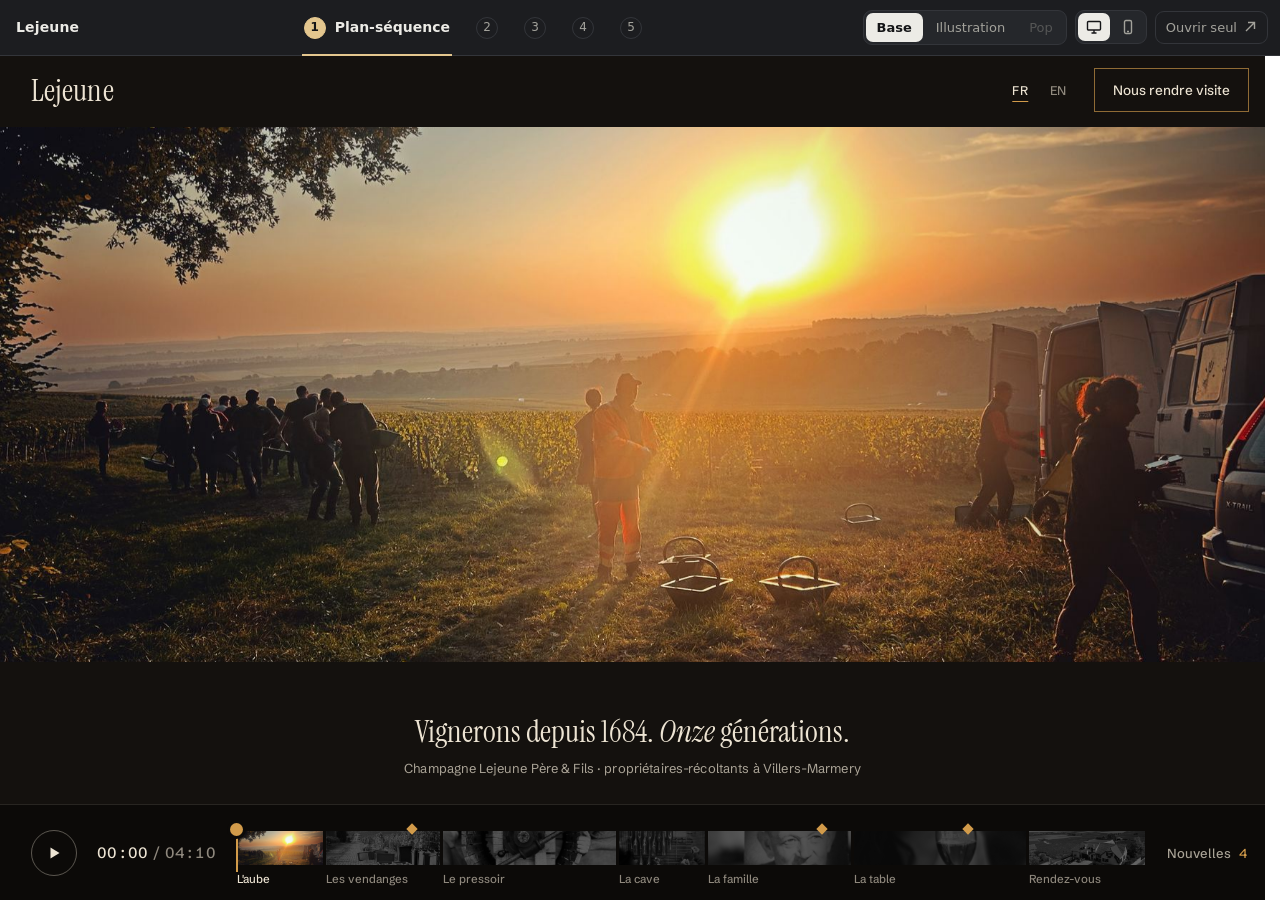
<file: index.html>
<!DOCTYPE html>
<html lang="fr">
<head>
<meta charset="utf-8">
<meta name="viewport" content="width=device-width, initial-scale=1">
<title>Lejeune · cinq concepts</title>
<meta name="description" content="Cinq concepts de site pour Champagne Lejeune Père & Fils, et leurs déclinaisons.">
<style>
  :root {
    --bg: #141517; --bar: #1c1d20; --raised: #25272b; --line: #33353a; --text: #ecebe6; --muted: #a3a29b;
    --accent: #e3c68e; --ink: #141517;
    --ui: system-ui, -apple-system, 'Segoe UI', Roboto, 'Helvetica Neue', sans-serif;
    --ease: cubic-bezier(.22, 1, .36, 1);
  }
  * { box-sizing: border-box; }
  html, body { height: 100%; margin: 0; }
  body { background: var(--bg); color: var(--text); font: 14px/1.35 var(--ui); display: flex; flex-direction: column; overflow: hidden; }
  ::selection { background: var(--accent); color: var(--ink); }
  button, select, a { font: inherit; color: inherit; }
  :focus-visible { outline: 2px solid var(--accent); outline-offset: 2px; }

  .bar { display: flex; align-items: center; gap: 14px; height: 56px; padding: 0 12px 0 16px; background: var(--bar); border-bottom: 1px solid var(--line); }
  .brand { display: flex; flex-direction: column; line-height: 1.15; white-space: nowrap; padding-right: 4px; }
  .brand b { font-weight: 650; letter-spacing: .01em; }
  .brand span { color: var(--muted); font-size: 12px; }

  .tabs { display: flex; gap: 2px; flex: 1; min-width: 0; height: 100%; justify-content: center; }
  .tab {
    position: relative; flex: 0 1 auto; min-width: 0; display: flex; align-items: center; gap: 9px; padding: 0 12px;
    background: none; border: 0; cursor: pointer; text-align: left; color: var(--muted);
    transition: color .2s, background-color .2s;
  }
  .tab:hover { color: var(--text); background: rgba(255, 255, 255, .03); }
  .tab::after { content: ''; position: absolute; left: 10px; right: 10px; bottom: -1px; height: 2px; background: var(--accent); transform: scaleX(0); transform-origin: left; transition: transform .35s var(--ease); }
  .tab[aria-selected="true"] { color: var(--text); }
  .tab[aria-selected="true"]::after { transform: scaleX(1); }
  .tab-n { flex: none; display: grid; place-items: center; width: 22px; height: 22px; border: 1px solid var(--line); border-radius: 50%; font-size: 12px; font-variant-numeric: tabular-nums; }
  .tab[aria-selected="true"] .tab-n { background: var(--accent); border-color: var(--accent); color: var(--ink); font-weight: 600; }
  .tab-t { min-width: 0; display: flex; flex-direction: column; }
  .tab-t b { font-weight: 600; white-space: nowrap; overflow: hidden; text-overflow: ellipsis; }
  .tab-t span { font-size: 12px; color: var(--muted); white-space: nowrap; overflow: hidden; text-overflow: ellipsis; }

  .tools { display: flex; align-items: center; gap: 8px; flex: none; }
  .seg { display: flex; padding: 2px; gap: 2px; background: var(--raised); border: 1px solid var(--line); border-radius: 9px; }
  .seg button {
    position: relative; border: 0; background: none; padding: 6px 11px; border-radius: 7px; cursor: pointer; color: var(--muted);
    font-size: 13px; white-space: nowrap; transition: color .2s, background-color .2s;
  }
  .seg button:hover:not([aria-disabled="true"]) { color: var(--text); }
  .seg button[aria-pressed="true"] { background: var(--text); color: var(--ink); font-weight: 600; }
  .seg button[aria-disabled="true"] { opacity: .38; cursor: not-allowed; }
  .seg-label { color: var(--muted); font-size: 12px; margin-right: -2px; }
  .seg svg { display: block; width: 16px; height: 16px; }
  .seg.icons button { padding: 6px 8px; }

  .link { display: inline-flex; align-items: center; gap: 6px; padding: 7px 10px; border: 1px solid var(--line); border-radius: 9px; text-decoration: none; color: var(--muted); font-size: 13px; white-space: nowrap; transition: color .2s, border-color .2s; }
  .link:hover { color: var(--text); border-color: #4a4d53; }
  .link svg { width: 14px; height: 14px; }
  .link[hidden] { display: none; }

  .decl-select { display: none; background: var(--raised); border: 1px solid var(--line); border-radius: 9px; padding: 6px 8px; color: var(--text); }

  .tip {
    position: fixed; z-index: 10; max-width: 260px; padding: 8px 10px; border-radius: 8px; background: var(--text); color: var(--ink);
    font-size: 12.5px; line-height: 1.4; pointer-events: none; opacity: 0; transform: translateY(-4px); transition: opacity .15s, transform .2s var(--ease);
    box-shadow: 0 8px 24px rgba(0, 0, 0, .35);
  }
  .tip.is-on { opacity: 1; transform: none; }

  .stage { flex: 1; min-height: 0; display: flex; justify-content: center; align-items: center; background: var(--bg); }
  .stage iframe { display: block; border: 0; width: 100%; height: 100%; background: #fff; transition: width .45s var(--ease), height .45s var(--ease), border-radius .45s var(--ease); }
  .stage.is-mobile iframe { width: 390px; height: min(844px, calc(100% - 40px)); border-radius: 28px; box-shadow: 0 0 0 9px #050506, 0 0 0 10px #3a3c41, 0 30px 60px rgba(0, 0, 0, .55); }

  @media (max-width: 1500px) { .seg-label, .brand span { display: none; } }
  @media (max-width: 1280px) { .tab-t span { display: none; } .tab:not([aria-selected="true"]) .tab-t { display: none; } }
  @media (max-width: 1080px) { .brand span, .seg-label, .link .txt { display: none; } .link { padding: 7px 8px; } }
  @media (max-width: 860px) {
    .bar { gap: 8px; padding: 0 8px; height: 52px; }
    .brand { display: none; }
    .tab { flex: 0 0 auto; padding: 0 6px; }
    .tab-t { display: none; }
    .tab-n { width: 30px; height: 30px; font-size: 13px; }
    .tabs { gap: 0; }
    .seg.decl, .seg.icons, .link.pop { display: none; }
    .decl-select { display: block; }
    .stage.is-mobile iframe { width: 100%; height: 100%; border-radius: 0; box-shadow: none; }
  }
  @media (prefers-reduced-motion: reduce) { * { transition: none !important; } }
</style>
</head>
<body>

<header class="bar">
  <div class="brand"><b>Lejeune</b><span>Cinq concepts de site</span></div>

  <nav class="tabs" role="tablist" aria-label="Concepts" id="tabs"></nav>

  <div class="tools">
    <span class="seg-label" id="decl-label">Déclinaison</span>
    <div class="seg decl" role="group" aria-labelledby="decl-label" id="decl"></div>
    <select class="decl-select" id="decl-select" aria-label="Déclinaison"></select>
    <div class="seg icons" role="group" aria-label="Taille d'écran">
      <button type="button" data-size="desktop" aria-pressed="true" title="Bureau (M)">
        <svg viewBox="0 0 16 16" fill="none" stroke="currentColor" stroke-width="1.4" aria-hidden="true"><rect x="1.5" y="2.5" width="13" height="8.5" rx="1"/><path d="M5.5 14h5M8 11v3"/></svg>
        <span style="position:absolute;width:1px;height:1px;overflow:hidden;clip:rect(0 0 0 0)">Bureau</span>
      </button>
      <button type="button" data-size="mobile" aria-pressed="false" title="Mobile, 390 px (M)">
        <svg viewBox="0 0 16 16" fill="none" stroke="currentColor" stroke-width="1.4" aria-hidden="true"><rect x="4.5" y="1.5" width="7" height="13" rx="1.4"/><path d="M7 12.5h2"/></svg>
        <span style="position:absolute;width:1px;height:1px;overflow:hidden;clip:rect(0 0 0 0)">Mobile</span>
      </button>
    </div>
    <a class="link pop" id="pop-link" href="pop/" target="_blank" rel="noopener" hidden>
      <span class="txt">Formats Pop</span>
      <svg viewBox="0 0 14 14" fill="none" stroke="currentColor" stroke-width="1.4" aria-hidden="true"><path d="M5 2.5h6.5V9M11.5 2.5 3 11"/></svg>
    </a>
    <a class="link" id="open" href="#" target="_blank" rel="noopener" title="Ouvrir ce concept seul, dans un nouvel onglet">
      <span class="txt">Ouvrir seul</span>
      <svg viewBox="0 0 14 14" fill="none" stroke="currentColor" stroke-width="1.4" aria-hidden="true"><path d="M5 2.5h6.5V9M11.5 2.5 3 11"/></svg>
    </a>
  </div>
</header>

<main class="stage" id="stage">
  <iframe id="frame" title="Concept" src="about:blank"></iframe>
</main>

<div class="tip" id="tip" role="tooltip"></div>

<script>
  'use strict';
  const CONCEPTS = [
    { dir: '1-plan-sequence', name: 'Plan-séquence', verb: 'on regarde',
      decl: { illustration: true, pop: 'La Pop va avec le 4 et le 5.' } },
    { dir: '2-vue-cavaliere', name: 'Vue cavalière', verb: 'on explore',
      decl: { illustration: 'Ici, l’illustration est déjà le cœur du concept.', pop: 'La Pop va avec le 4 et le 5.' } },
    { dir: '3-maison-de-famille', name: 'Maison de famille', verb: 'on fait connaissance',
      decl: { illustration: true, pop: 'La Pop va avec le 4 et le 5.' } },
    { dir: '4-nuancier', name: 'Nuancier', verb: 'on compare',
      decl: { illustration: true, pop: true } },
    { dir: '5-trois-portes', name: 'Trois Portes', verb: 'on choisit',
      decl: { illustration: true, pop: true } }
  ];
  const DECLS = [['base', 'Base'], ['illustration', 'Illustration'], ['pop', 'Pop']];
  const KEY = 'lejeune-concepts';

  const $ = (id) => document.getElementById(id);
  const frame = $('frame'), stage = $('stage'), tip = $('tip');
  const state = { c: 0, d: 'base', size: 'desktop' };

  const available = (c, d) => d === 'base' || CONCEPTS[c].decl[d] === true;
  const why = (c, d) => (typeof CONCEPTS[c].decl[d] === 'string' ? CONCEPTS[c].decl[d] : '');

  $('tabs').innerHTML = CONCEPTS.map((c, i) => `
    <button class="tab" role="tab" data-c="${i}" title="${c.name} · ${c.verb} (${i + 1})">
      <span class="tab-n">${i + 1}</span>
      <span class="tab-t"><b>${c.name}</b><span>${c.verb}</span></span>
    </button>`).join('');
  $('decl').innerHTML = DECLS.map(([v, l]) => `<button type="button" data-d="${v}">${l}</button>`).join('');

  function url(withDecl = true) {
    const c = CONCEPTS[state.c];
    return `${c.dir}/` + (withDecl && state.d !== 'base' ? `?d=${state.d}` : '');
  }

  function save() {
    history.replaceState(null, '', `#${state.c + 1}${state.d !== 'base' ? '/' + state.d : ''}`);
    try { localStorage.setItem(KEY, JSON.stringify(state)); } catch (e) { /* stockage indisponible */ }
  }

  function renderBar() {
    document.querySelectorAll('.tab').forEach((t) => t.setAttribute('aria-selected', String(+t.dataset.c === state.c)));
    document.querySelectorAll('#decl button').forEach((b) => {
      const ok = available(state.c, b.dataset.d);
      b.setAttribute('aria-pressed', String(b.dataset.d === state.d));
      b.setAttribute('aria-disabled', String(!ok));
      b.dataset.why = ok ? '' : why(state.c, b.dataset.d);
    });
    $('decl-select').innerHTML = DECLS.filter(([v]) => available(state.c, v))
      .map(([v, l]) => `<option value="${v}"${v === state.d ? ' selected' : ''}>${l}</option>`).join('');
    document.querySelectorAll('[data-size]').forEach((b) => b.setAttribute('aria-pressed', String(b.dataset.size === state.size)));
    stage.classList.toggle('is-mobile', state.size === 'mobile');
    $('open').href = url();
    $('pop-link').hidden = state.d !== 'pop';
    document.title = `${state.c + 1}. ${CONCEPTS[state.c].name} · Lejeune`;
  }

  function showConcept(c) {
    state.c = c;
    if (!available(c, state.d)) state.d = 'base';
    frame.src = url();
    frame.title = CONCEPTS[c].name;
    renderBar(); save();
  }

  function setDecl(d) {
    if (!available(state.c, d) || d === state.d) return;
    state.d = d;
    frame.contentWindow && frame.contentWindow.postMessage({ type: 'lejeune:declinaison', value: d }, '*');
    renderBar(); save();
  }

  function setSize(s) { state.size = s; renderBar(); save(); }

  document.querySelectorAll('.tab').forEach((t) => t.addEventListener('click', () => {
    if (+t.dataset.c !== state.c) showConcept(+t.dataset.c);
  }));
  document.querySelectorAll('#decl button').forEach((b) => {
    b.addEventListener('click', () => setDecl(b.dataset.d));
    const show = () => {
      if (!b.dataset.why) return;
      tip.textContent = b.dataset.why;
      const r = b.getBoundingClientRect();
      tip.style.left = Math.min(innerWidth - 270, r.left) + 'px';
      tip.style.top = r.bottom + 8 + 'px';
      tip.classList.add('is-on');
    };
    const hide = () => tip.classList.remove('is-on');
    b.addEventListener('mouseenter', show); b.addEventListener('focus', show);
    b.addEventListener('mouseleave', hide); b.addEventListener('blur', hide);
  });
  $('decl-select').addEventListener('change', (e) => setDecl(e.target.value));
  document.querySelectorAll('[data-size]').forEach((b) => b.addEventListener('click', () => setSize(b.dataset.size)));

  // Arrivée d'une page : on lui redonne la déclinaison courante (rechargement interne, lien suivi).
  addEventListener('message', (e) => {
    if (e.source !== frame.contentWindow || !e.data || e.data.type !== 'lejeune:etat') return;
    frame.contentWindow.postMessage({ type: 'lejeune:declinaison', value: state.d }, '*');
  });

  addEventListener('keydown', (e) => {
    if (e.metaKey || e.ctrlKey || e.altKey || e.target.closest('input, textarea, select')) return;
    const n = Number(e.key);
    if (n >= 1 && n <= CONCEPTS.length) showConcept(n - 1);
    else if (e.key === 'd' || e.key === 'D') {
      const list = DECLS.map(([v]) => v).filter((v) => available(state.c, v));
      setDecl(list[(list.indexOf(state.d) + 1) % list.length]);
    } else if (e.key === 'm' || e.key === 'M') setSize(state.size === 'mobile' ? 'desktop' : 'mobile');
  });

  // Départ : l'adresse (#4/pop) d'abord, puis la dernière visite.
  (() => {
    let saved = {};
    try { saved = JSON.parse(localStorage.getItem(KEY)) || {}; } catch (e) { /* rien */ }
    const m = location.hash.match(/^#(\d)(?:\/(\w+))?/);
    const c = m ? Math.min(CONCEPTS.length, Math.max(1, +m[1])) - 1 : (saved.c || 0);
    state.d = m ? (m[2] || 'base') : (saved.d || 'base');
    state.size = saved.size === 'mobile' ? 'mobile' : 'desktop';
    showConcept(c);
  })();
</script>
</body>
</html>
</file>
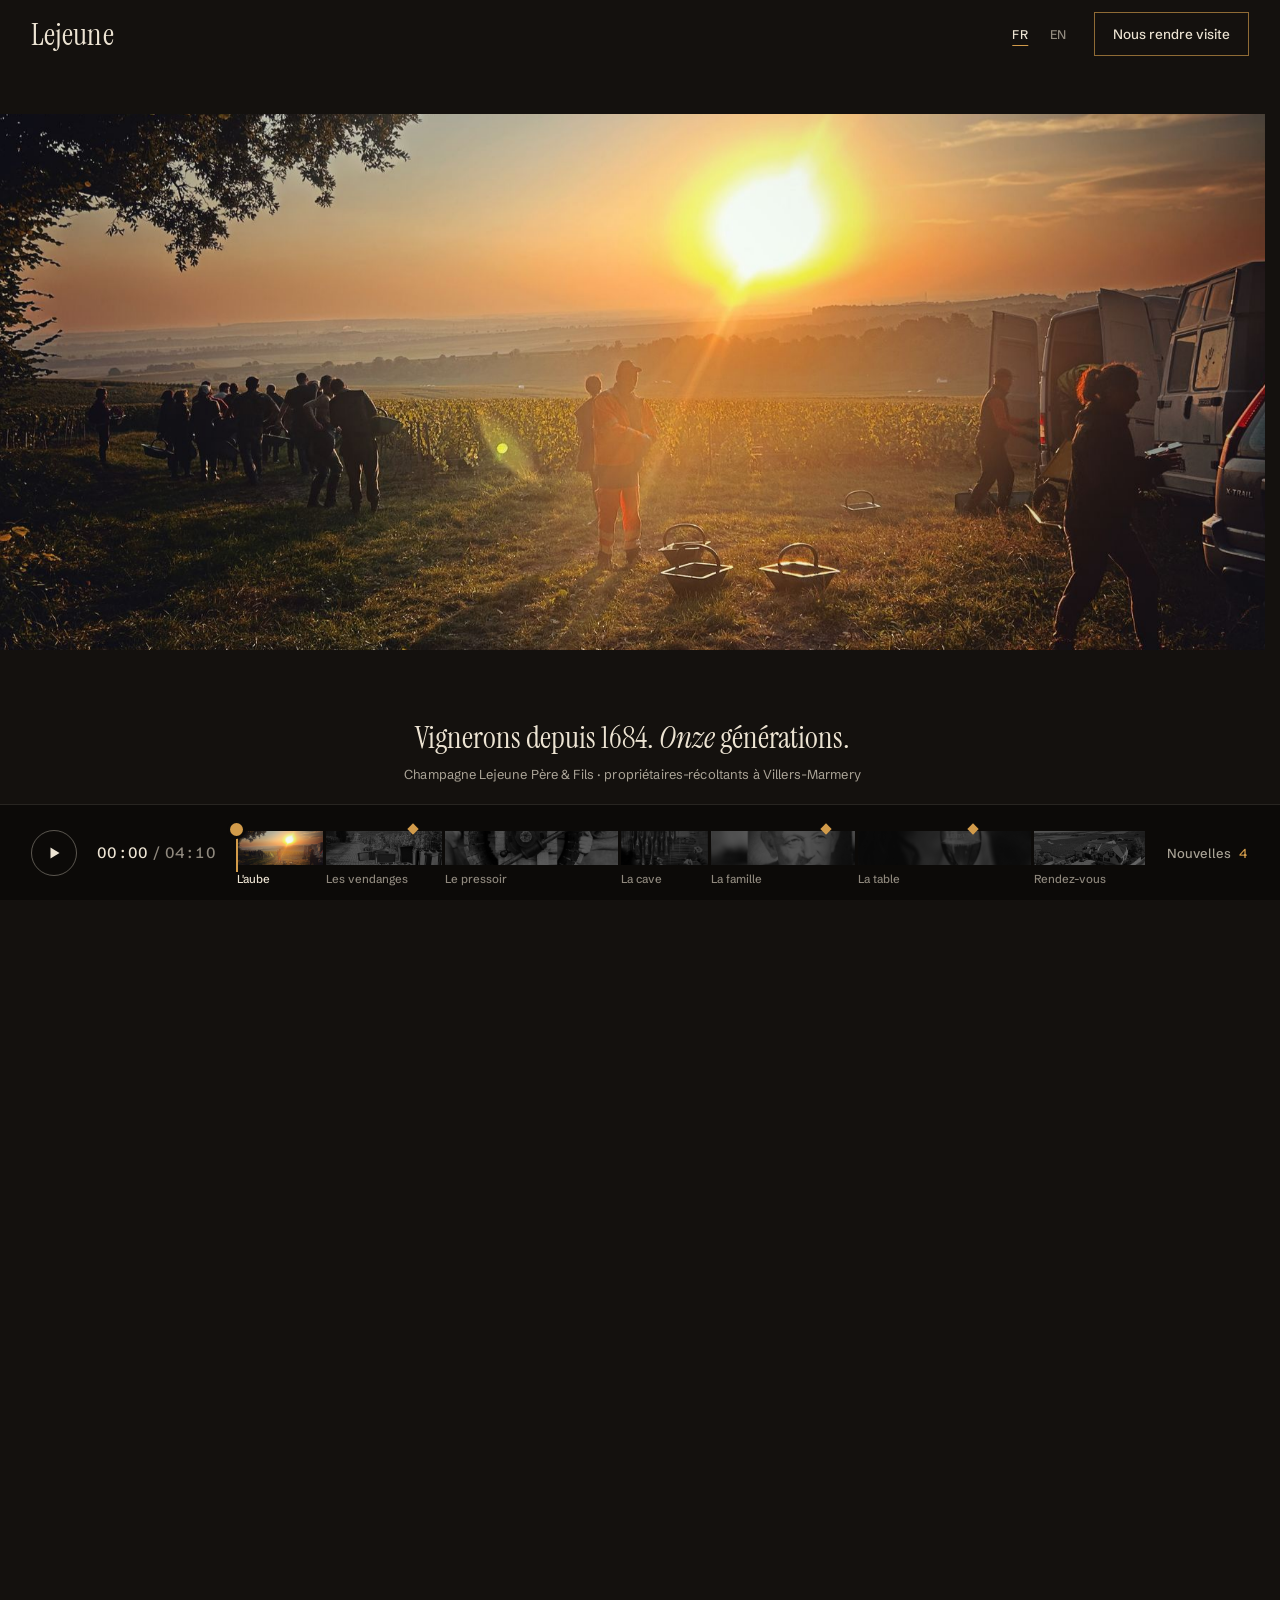
<file: 1-plan-sequence/index.html>
<!DOCTYPE html>
<html lang="fr">
<head>
<meta charset="utf-8">
<meta name="viewport" content="width=device-width, initial-scale=1, viewport-fit=cover">
<title>Champagne Lejeune · Le Plan-séquence</title>
<meta name="description" content="Champagne Lejeune Père & Fils, propriétaires-récoltants à Villers-Marmery depuis 1684 : une journée au domaine, en un seul plan-séquence.">
<meta name="theme-color" content="#14110E">
<script>document.documentElement.classList.add('js');</script>
<link rel="preconnect" href="https://fonts.googleapis.com">
<link rel="preconnect" href="https://fonts.gstatic.com" crossorigin>
<link href="https://fonts.googleapis.com/css2?family=Instrument+Serif:ital@0;1&family=Schibsted+Grotesk:wght@400;500;600&display=swap" rel="stylesheet">
<link rel="stylesheet" href="style.css">
</head>
<body>

<a class="skip" href="#generique">Aller au rendez-vous</a>

<header class="top" id="top">
  <a class="logo" href="#aube" aria-label="Lejeune, revenir au début du film">Lejeune</a>
  <div class="top-right">
    <div class="lang" role="group" aria-label="Langue">
      <button type="button" class="lang-b" data-lang="fr" aria-pressed="true">FR</button>
      <button type="button" class="lang-b" data-lang="en" aria-pressed="false">EN</button>
    </div>
    <a class="visit" href="#rendez-vous"><span class="visit-long">Nous rendre visite</span><span class="visit-short">Nous voir</span></a>
  </div>
  <p class="toast" id="toast" role="status" hidden></p>
</header>

<main>
  <div class="film" id="film">
    <div class="stage" id="stage">
      <div class="band band-top" aria-hidden="true"></div>
      <div class="pic" id="pic"></div>
      <div class="band band-sub" id="subs"></div>
      <div class="fiche" id="fiche" role="dialog" aria-modal="false" aria-labelledby="fz-name" hidden></div>
    </div>
  </div>

  <section class="generique" id="generique" aria-labelledby="gen-title"></section>
</main>

<nav class="frise" id="frise" aria-label="Frise de montage"></nav>
<div class="mbar" id="mbar"></div>
<div class="drawer" id="drawer" role="dialog" aria-modal="true" aria-label="Séquences du film" hidden></div>

<noscript><p class="noscript">Ce site se regarde comme un film : il a besoin de JavaScript.</p></noscript>

<script src="../shared/data.js"></script>
<script src="../shared/declinaison.js"></script>
<script src="app.js"></script>
</body>
</html>
</file>
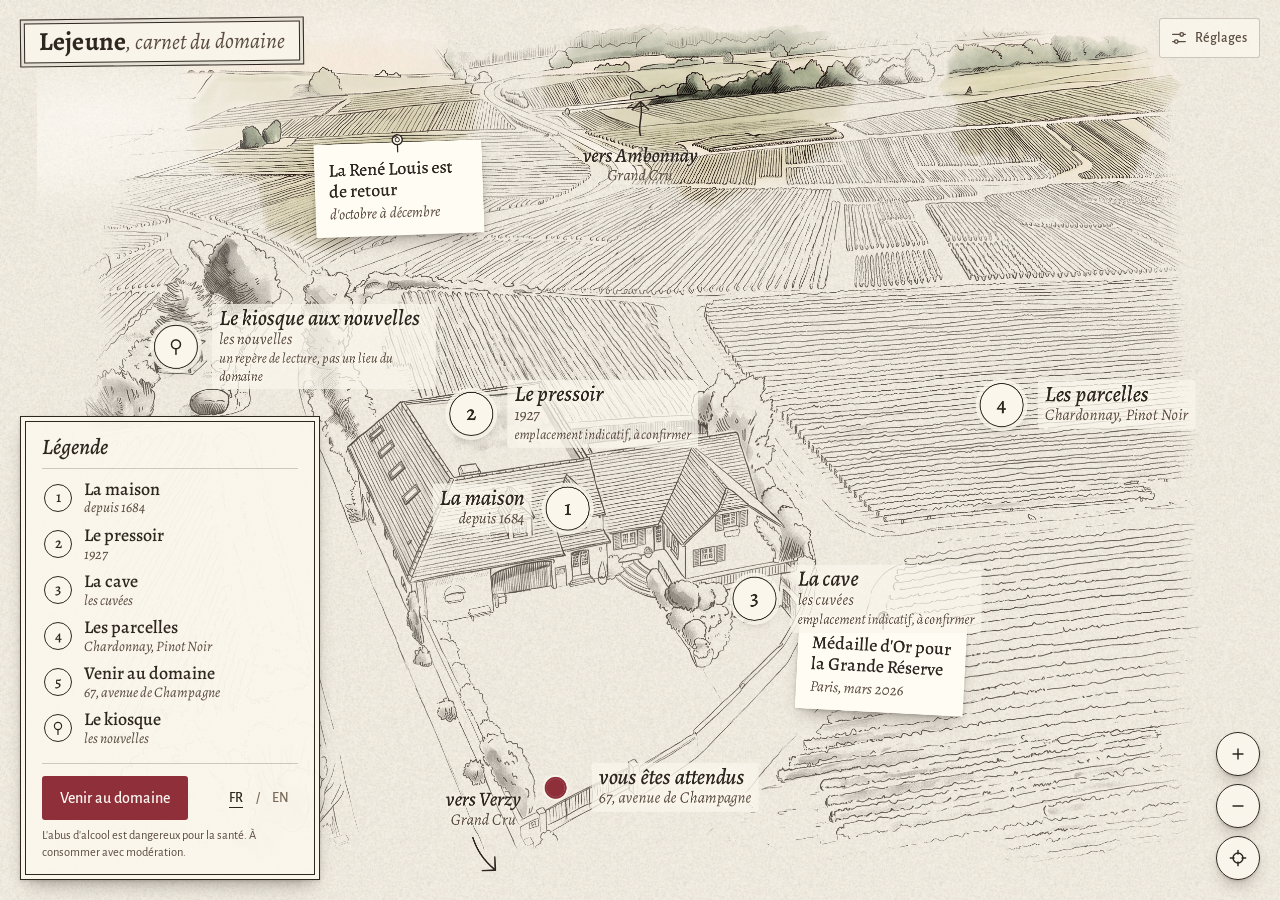
<file: 2-vue-cavaliere/index.html>
<!DOCTYPE html>
<html lang="fr" data-declinaison="base">
<head>
<meta charset="utf-8">
<meta name="viewport" content="width=device-width, initial-scale=1">
<title>Lejeune, carnet du domaine</title>
<meta name="description" content="Champagne Lejeune Père & Fils, propriétaires-récoltants à Villers-Marmery depuis 1684 : le domaine en carte dessinée.">
<link rel="preconnect" href="https://fonts.googleapis.com">
<link rel="preconnect" href="https://fonts.gstatic.com" crossorigin>
<link rel="stylesheet" href="https://fonts.googleapis.com/css2?family=Alegreya:ital,wght@0,400;0,500;0,700;1,400;1,500&family=Alegreya+Sans:ital,wght@0,400;0,500;0,700;1,400&display=swap">
<link rel="stylesheet" href="style.css">
</head>
<body>

<a class="evitement" href="#legende">Aller à la légende</a>

<header class="entete">
  <button class="titre" type="button" data-action="accueil" aria-label="Lejeune, carnet du domaine : revenir à la vue d'ensemble">
    <span class="titre-nom">Lejeune</span><span class="titre-sous">, carnet du domaine</span>
  </button>
</header>

<!-- Mobile : l'itinéraire, de la forêt jusqu'à la cave -->
<main class="itineraire" id="itineraire" aria-label="Itinéraire dans le domaine"></main>

<!-- La carte (bureau : tout l'écran ; mobile : « Voir toute la carte ») -->
<section class="visionneuse" id="visionneuse" aria-label="Carte dessinée du domaine" aria-describedby="aide-carte" tabindex="0">
  <p class="aide" id="aide-carte">Faites glisser la carte pour vous déplacer, molette ou pincement pour zoomer, touches plus et moins au clavier. Chaque lieu numéroté ouvre une page du carnet ; la légende en donne la liste.</p>
  <div class="carte" id="carte">
    <img class="carte-trait" id="carte-trait" alt="" draggable="false" decoding="async" loading="lazy"
      src="carte-a-trait-1600.webp"
      srcset="carte-a-trait-1600.webp 1600w, carte-a-trait.webp 3200w"
      sizes="(max-width: 900px) 500px, 2400px">
    <div class="lavis" id="lavis" aria-hidden="true"></div>
    <div class="brume" aria-hidden="true"><span></span><span></span></div>
    <div class="reperes" id="reperes"></div>
  </div>
  <button class="carte-retour" type="button" data-action="fermer-carte">
    <svg viewBox="0 0 20 20" aria-hidden="true"><path d="M12.5 4 6.5 10l6 6"/></svg>
    Revenir à l'itinéraire
  </button>
</section>

<nav class="cartouche" id="legende" aria-label="Légende de la carte" tabindex="-1">
  <div class="cartouche-cadre">
    <p class="cartouche-titre">Légende</p>
    <ol class="cartouche-liste" id="cartouche-liste"></ol>
    <div class="cartouche-pied">
      <button class="bouton bouton-pinot" type="button" data-go="venir">Venir au domaine</button>
      <div class="langues" role="group" aria-label="Langue du site">
        <button type="button" data-lang="fr" aria-pressed="true">FR</button>
        <span aria-hidden="true">/</span>
        <button type="button" data-lang="en" aria-pressed="false">EN</button>
      </div>
    </div>
    <p class="evin">L'abus d'alcool est dangereux pour la santé. À consommer avec modération.</p>
  </div>
</nav>

<div class="zoom" role="group" aria-label="Zoom de la carte">
  <button type="button" data-zoom="in" aria-label="Zoomer"><svg viewBox="0 0 20 20" aria-hidden="true"><path d="M10 4.5v11M4.5 10h11"/></svg></button>
  <button type="button" data-zoom="out" aria-label="Dézoomer"><svg viewBox="0 0 20 20" aria-hidden="true"><path d="M4.5 10h11"/></svg></button>
  <button type="button" data-zoom="reset" aria-label="Revenir à la vue d'ensemble"><svg viewBox="0 0 20 20" aria-hidden="true"><circle cx="10" cy="10" r="5.5"/><path d="M10 1.5v4M10 14.5v4M1.5 10h4M14.5 10h4"/></svg></button>
</div>

<aside class="carnet" id="carnet" aria-label="Page du carnet" hidden>
  <div class="carnet-feuille">
    <button class="carnet-fermer" type="button" data-action="fermer" aria-label="Refermer la page">
      <svg viewBox="0 0 20 20" aria-hidden="true"><path d="M5 5l10 10M15 5 5 15"/></svg>
    </button>
    <div class="carnet-page" id="carnet-page"></div>
  </div>
</aside>

<div class="fenetre" id="fenetre" role="dialog" aria-modal="true" aria-labelledby="fenetre-titre" hidden>
  <figure class="fenetre-cadre">
    <img src="../shared/photos/paysage-fenetre-vue-vignes.jpg" alt="Par la fenêtre aux volets ouverts, les rangs de vigne descendent vers la plaine ; un chemin blanc les traverse." decoding="async" loading="lazy">
    <figcaption id="fenetre-titre">La vue que la famille a chaque matin, depuis une fenêtre de la maison.</figcaption>
  </figure>
  <button class="fenetre-fermer" type="button" data-action="fermer-fenetre" aria-label="Refermer la fenêtre">
    <svg viewBox="0 0 20 20" aria-hidden="true"><path d="M5 5l10 10M15 5 5 15"/></svg>
  </button>
</div>

<div class="barre-mobile" role="group" aria-label="Raccourcis">
  <button type="button" class="barre-legende" data-action="tiroir" aria-expanded="false" aria-controls="legende">
    <svg viewBox="0 0 20 20" aria-hidden="true"><path d="M4 6h12M4 10h12M4 14h8"/></svg>Légende
  </button>
  <button type="button" data-action="ouvrir-carte">
    <svg viewBox="0 0 20 20" aria-hidden="true"><path d="M2.5 5.5 7.5 3.5l5 2 5-2v11l-5 2-5-2-5 2z M7.5 3.5v11 M12.5 5.5v11"/></svg>La carte
  </button>
  <button type="button" class="barre-venir" data-go="venir">Venir</button>
</div>

<div class="toast" id="toast" role="status" aria-live="polite"></div>

<script src="../shared/data.js"></script>
<script src="../shared/declinaison.js"></script>
<script src="reglages.js"></script>
<script src="app.js"></script>
</body>
</html>
</file>
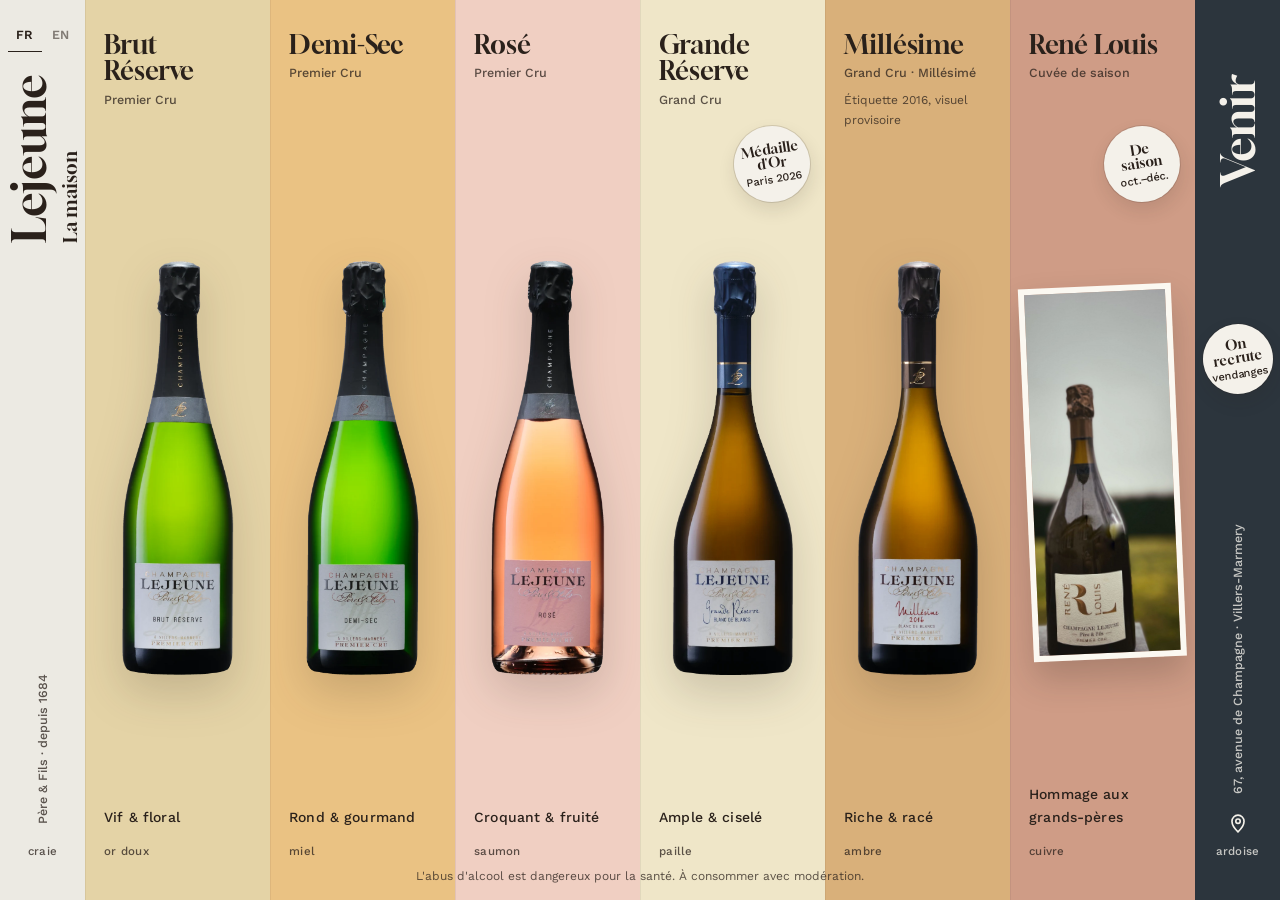
<file: 4-nuancier/index.html>
<!DOCTYPE html>
<html lang="fr" data-declinaison="base">
<head>
<meta charset="utf-8">
<meta name="viewport" content="width=device-width, initial-scale=1, viewport-fit=cover">
<title>Le Nuancier · Champagne Lejeune Père &amp; Fils</title>
<meta name="description" content="Champagne Lejeune Père & Fils, propriétaires-récoltants à Villers-Marmery depuis 1684 : toute la maison et ses cuvées, une couleur par cuvée.">
<meta name="theme-color" content="#ECEAE3">
<link rel="preconnect" href="https://fonts.googleapis.com">
<link rel="preconnect" href="https://fonts.gstatic.com" crossorigin>
<link rel="stylesheet" href="https://fonts.googleapis.com/css2?family=Gloock&amp;family=Work+Sans:wght@400;500;600&amp;family=Bricolage+Grotesque:opsz,wght@12..96,700;12..96,800&amp;display=swap">
<link rel="stylesheet" href="style.css">
</head>
<body>

<main class="nuancier" id="nuancier" aria-label="Champagne Lejeune Père &amp; Fils, la maison et ses cuvées"></main>

<button type="button" class="lines-hit" id="lines-hit" data-action="overview" aria-label="Revenir au nuancier">
  <span>Tout le nuancier</span>
  <svg viewBox="0 0 16 16" aria-hidden="true"><path d="M3 10.5 8 5.5l5 5" fill="none" stroke="currentColor" stroke-width="1.6" stroke-linecap="round" stroke-linejoin="round"/></svg>
</button>

<p class="evin-fixed" id="evin-fixed"></p>

<div class="toast" id="toast" role="status" aria-live="polite" hidden></div>

<script src="../shared/data.js"></script>
<script src="../shared/declinaison.js"></script>
<script src="app.js"></script>
</body>
</html>
</file>
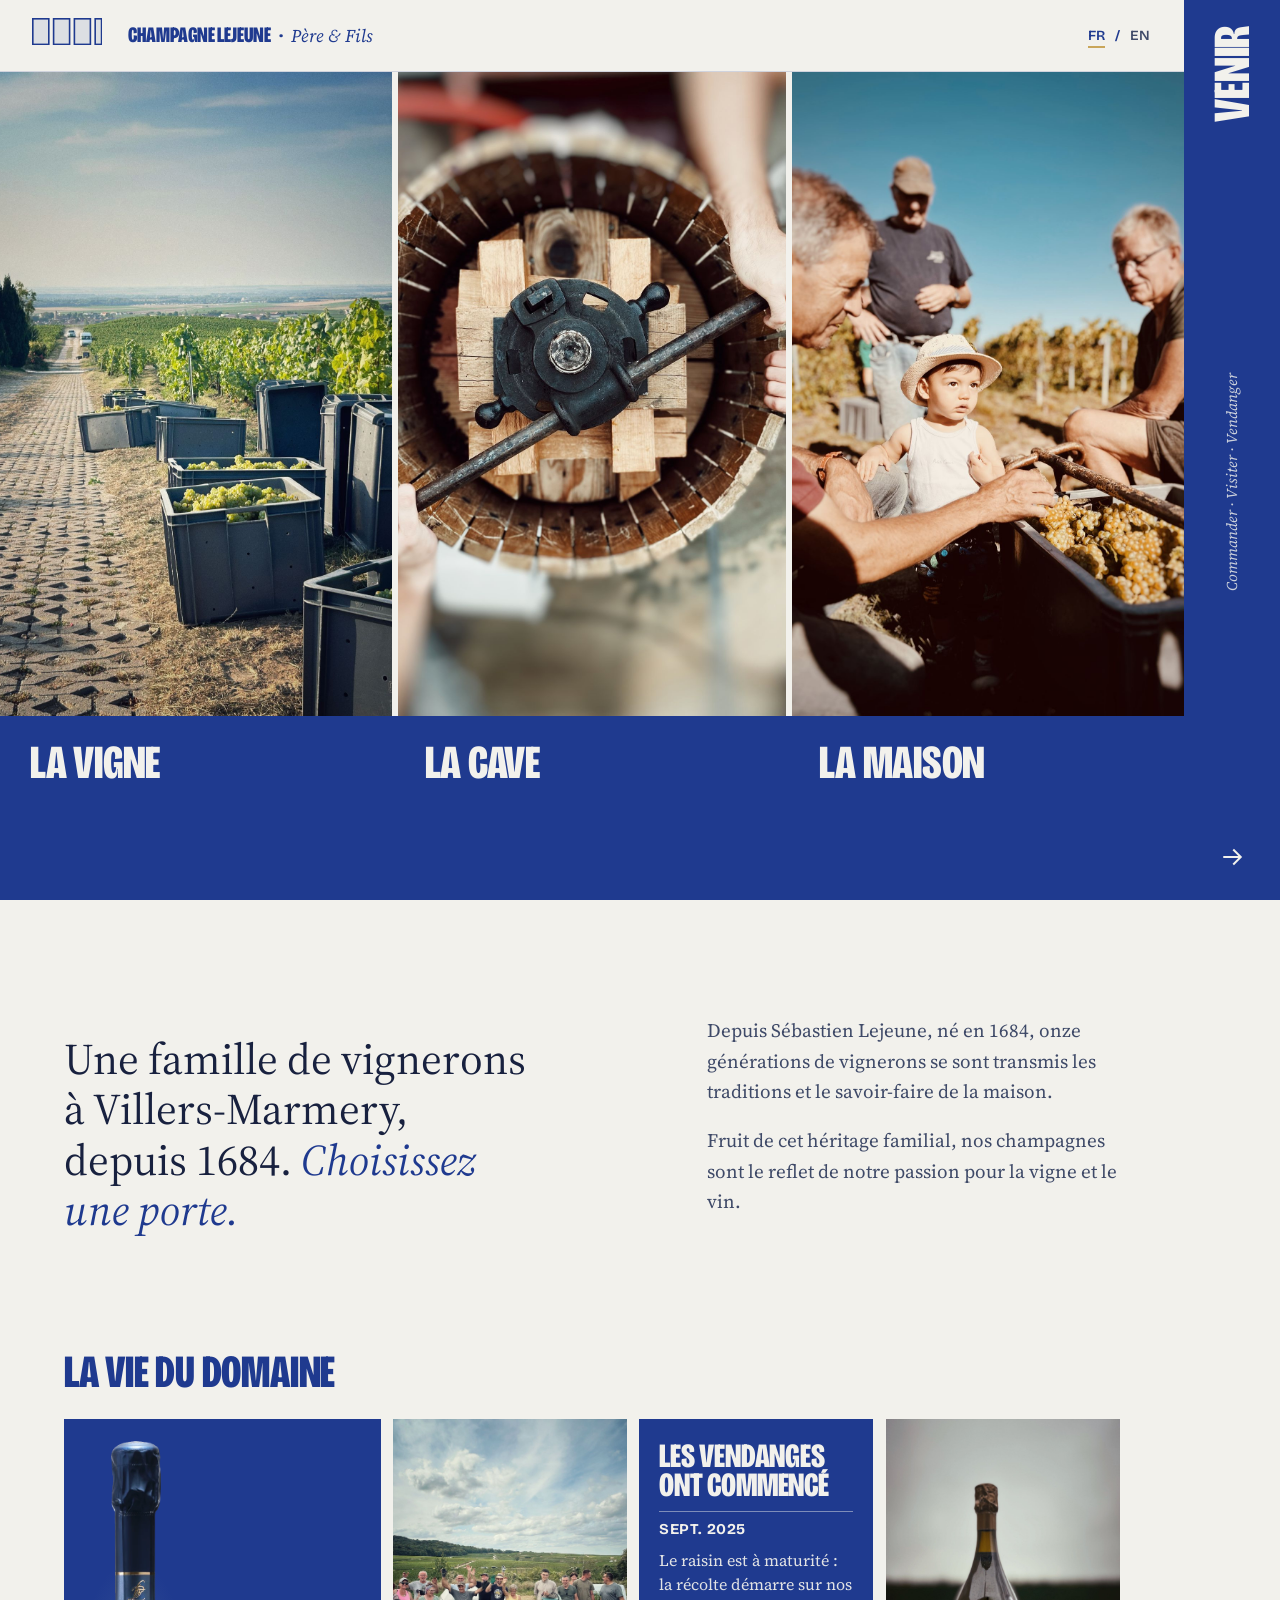
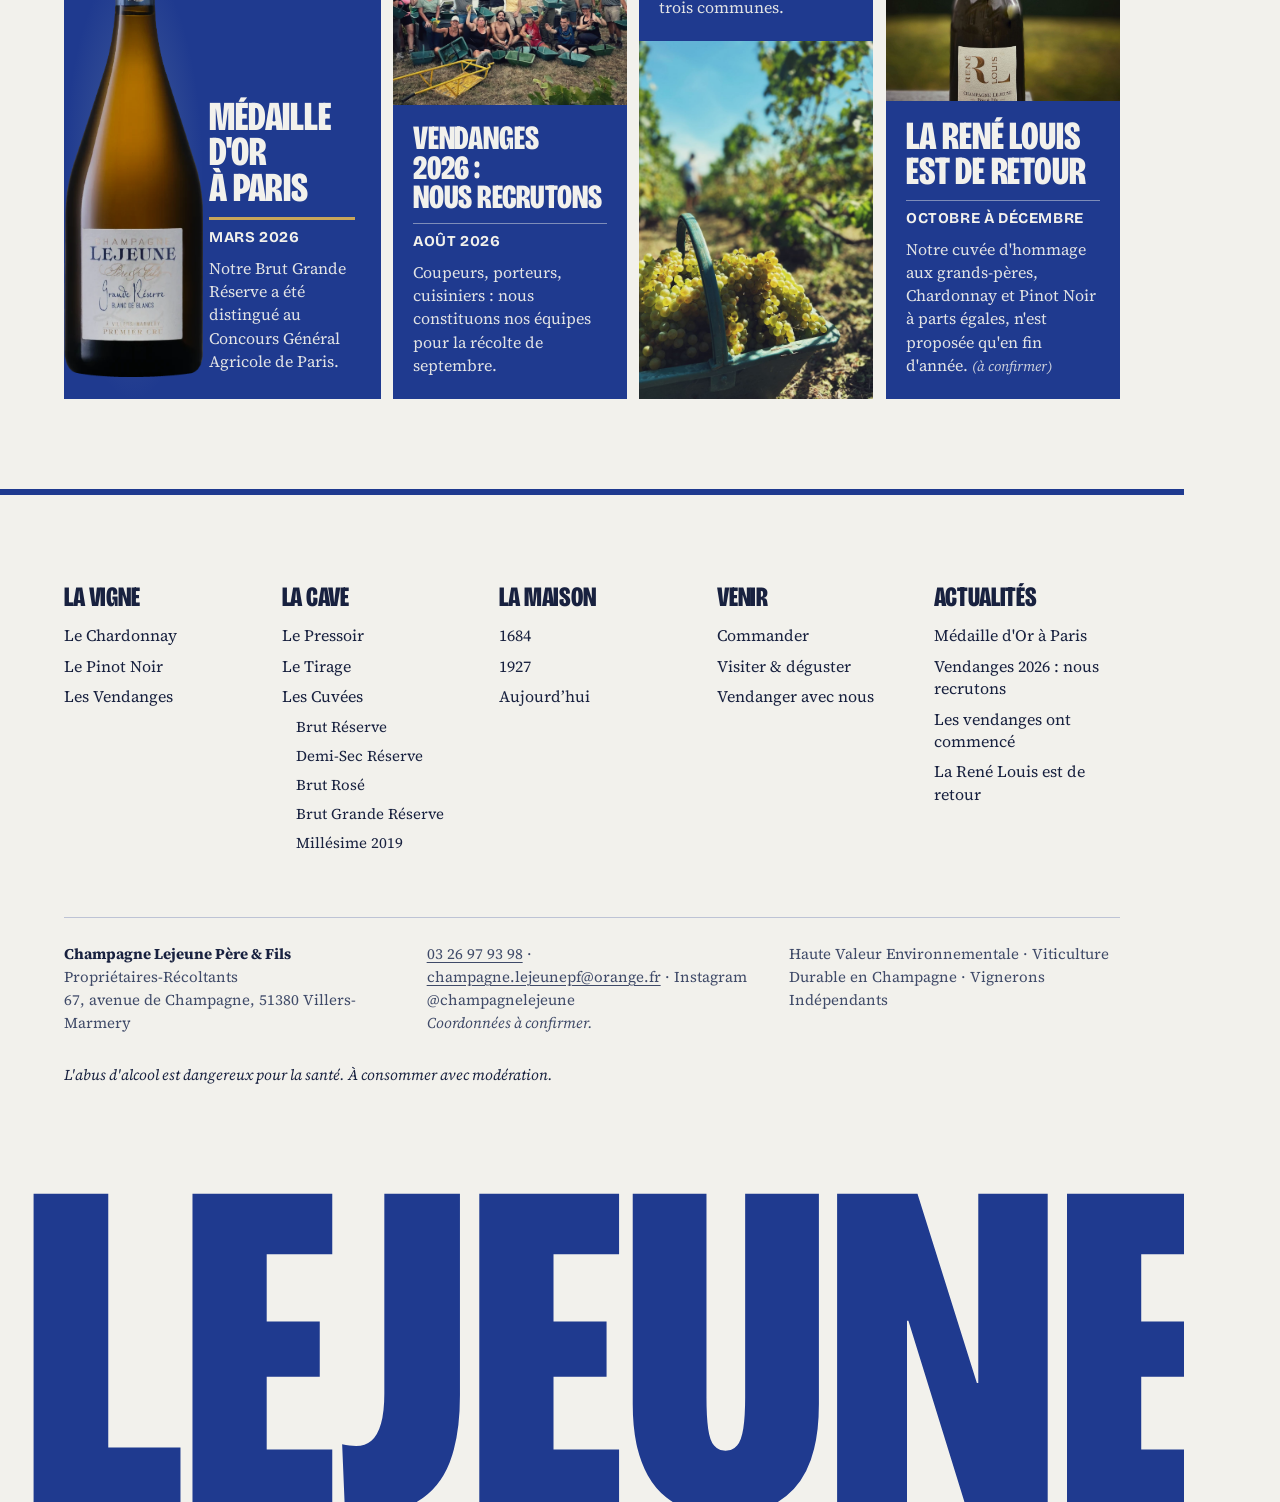
<file: 5-trois-portes/index.html>
<!DOCTYPE html>
<html lang="fr" data-declinaison="base">
<head>
<meta charset="utf-8">
<meta name="viewport" content="width=device-width, initial-scale=1, viewport-fit=cover">
<title>Champagne Lejeune Père & Fils · Les Trois Portes</title>
<meta name="description" content="Champagne Lejeune Père & Fils, propriétaires-récoltants à Villers-Marmery depuis 1684. Choisissez une porte : la vigne, la cave, la maison.">
<meta name="theme-color" content="#1F3A8F">
<link rel="preconnect" href="https://fonts.googleapis.com">
<link rel="preconnect" href="https://fonts.gstatic.com" crossorigin>
<link rel="stylesheet" href="https://fonts.googleapis.com/css2?family=Bricolage+Grotesque:opsz,wdth,wght@12..96,75..100,300..800&family=Source+Serif+4:ital,opsz,wght@0,8..60,300..700;1,8..60,300..700&display=swap">
<link rel="stylesheet" href="style.css">
</head>
<body>

<a class="skip" href="#lecture">Aller au contenu</a>

<div class="page" id="page">
  <header class="top" id="top">
    <nav class="picto" id="picto" aria-label="Où vous êtes"></nav>
    <a class="brand" href="#/" aria-label="Champagne Lejeune Père & Fils, accueil">
      <span class="brand-name">Champagne Lejeune</span><span class="brand-sep" aria-hidden="true">·</span><span class="brand-pf">Père &amp; Fils</span>
    </a>
    <ol class="crumbs" id="crumbs" aria-label="Fil d'Ariane"></ol>
    <div class="lang" role="group" aria-label="Langue">
      <button type="button" class="lang-b" data-lang="fr" aria-pressed="true">FR</button>
      <span aria-hidden="true">/</span>
      <button type="button" class="lang-b" data-lang="en" aria-pressed="false">EN</button>
    </div>
  </header>

  <main id="main">
    <section class="stage" id="stage" aria-label="Les portes">
      <div class="stage-band" aria-hidden="true"></div>
      <div class="stage-inner" id="stage-inner"></div>
    </section>

    <div class="lecture" id="lecture" tabindex="-1"></div>
  </main>

  <footer class="pied" id="pied"></footer>
</div>

<a class="venir-door" id="venir-door" href="#/venir" aria-label="Venir : commander, visiter et déguster, vendanger avec nous">
  <span class="venir-media" aria-hidden="true"></span>
  <span class="venir-word">Venir</span>
  <span class="venir-sub">Commander · Visiter · Vendanger</span>
  <svg class="venir-arrow" viewBox="0 0 24 24" fill="none" stroke="currentColor" stroke-width="1.6" aria-hidden="true"><path d="M5 12h14M13 6l6 6-6 6"/></svg>
</a>

<div class="toast" id="toast" role="status" aria-live="polite" hidden></div>

<script src="../shared/data.js"></script>
<script src="../shared/declinaison.js"></script>
<script src="app.js"></script>
</body>
</html>
</file>
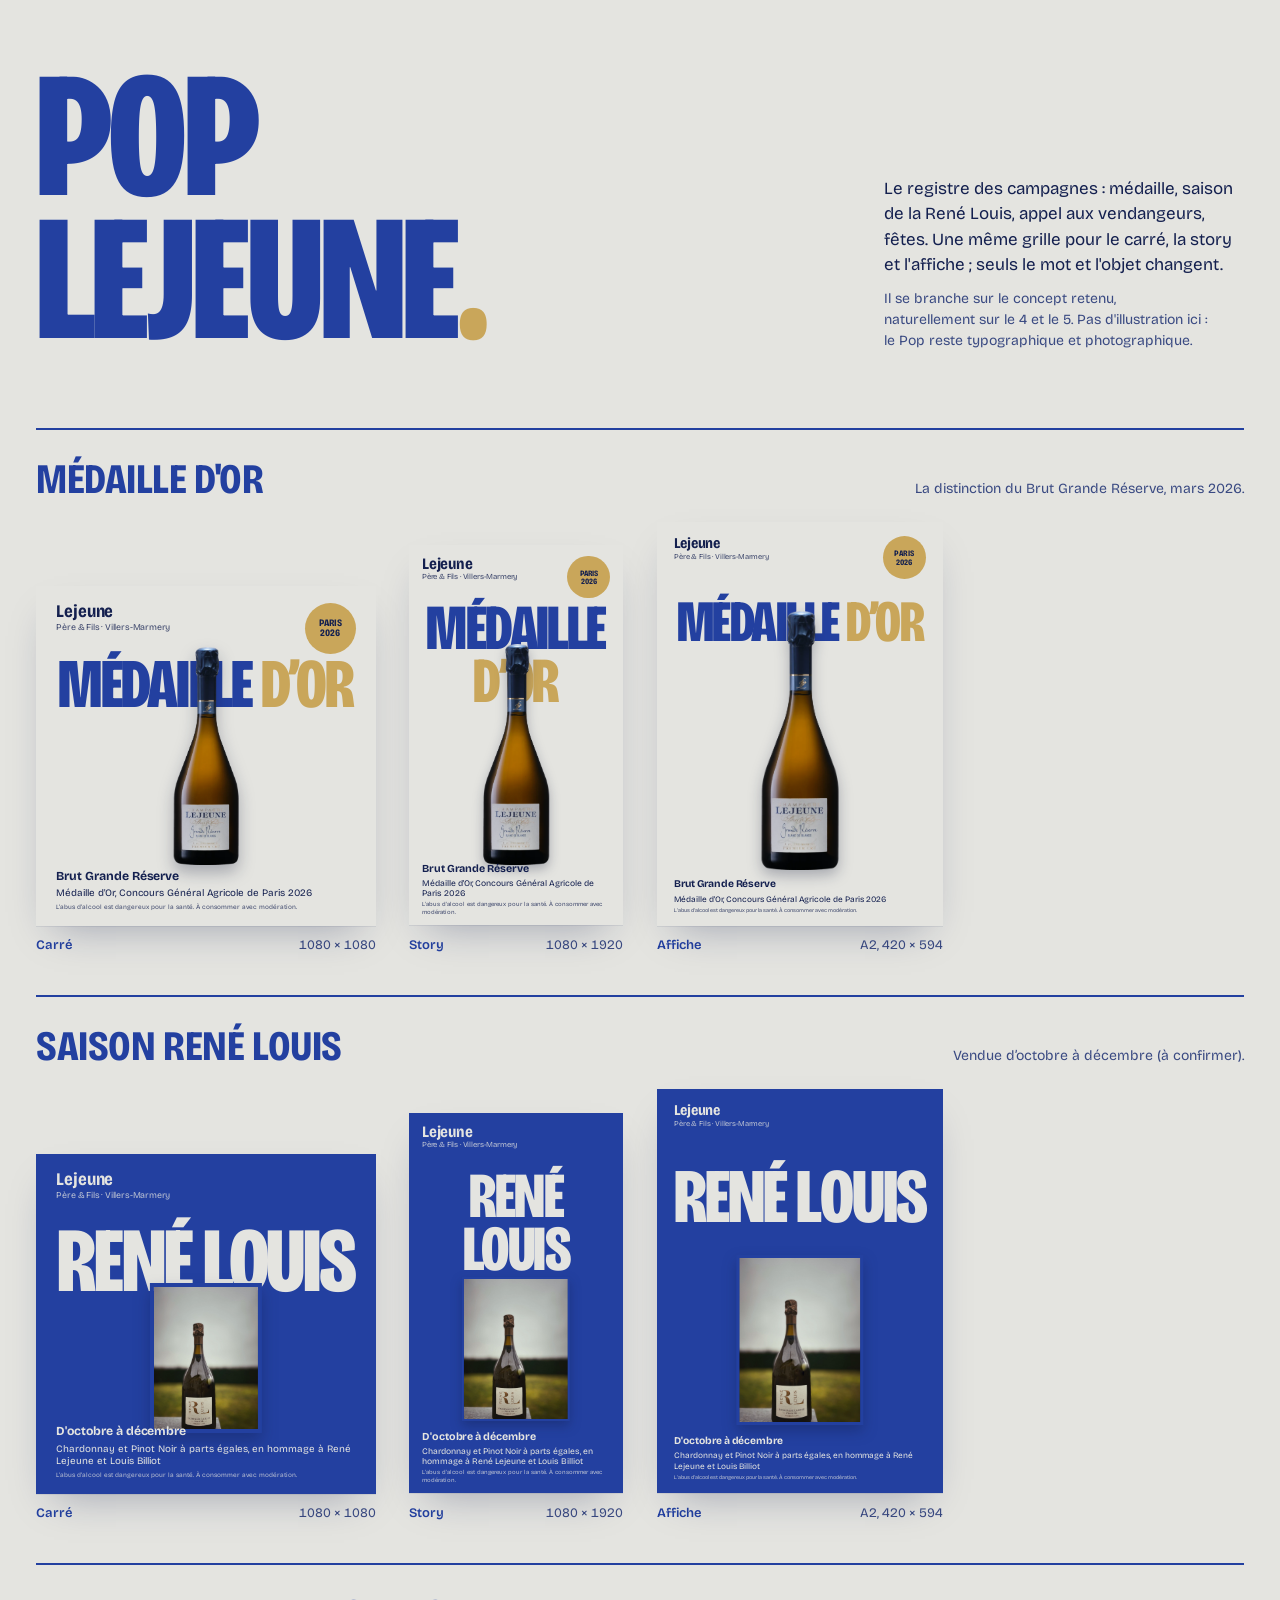
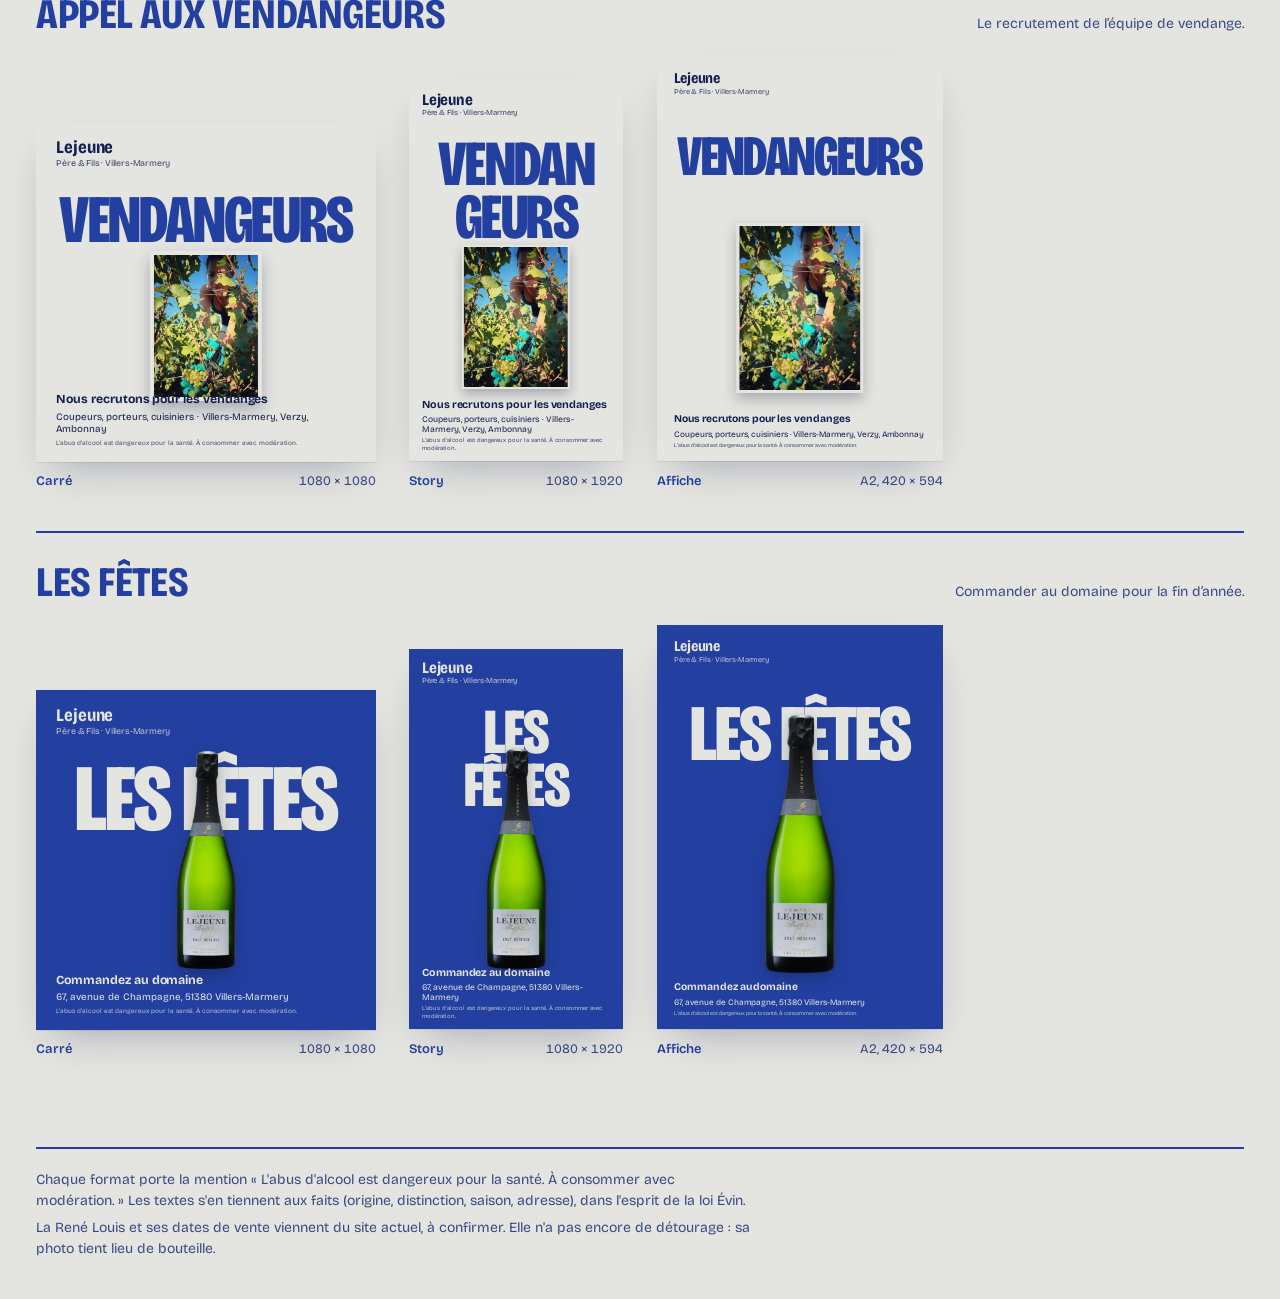
<file: pop/index.html>
<!DOCTYPE html>
<html lang="fr">
<head>
<meta charset="utf-8">
<meta name="viewport" content="width=device-width, initial-scale=1">
<title>Pop Lejeune · formats</title>
<meta name="description" content="Déclinaison « Pop » de Champagne Lejeune : une même grille pour le carré, la story et l'affiche.">
<link rel="preconnect" href="https://fonts.googleapis.com">
<link rel="preconnect" href="https://fonts.gstatic.com" crossorigin>
<link href="https://fonts.googleapis.com/css2?family=Bricolage+Grotesque:opsz,wdth,wght@12..96,75..100,300..800&display=swap" rel="stylesheet">
<style>
  :root {
    --bleu: #2340A0; --bleu-nuit: #18307E; --gris: #E4E4E0; --gris-clair: #EFEFEC; --or: #C9A65A; --encre: #14204F;
    --font: 'Bricolage Grotesque', system-ui, sans-serif;
    --ease: cubic-bezier(.22, 1, .36, 1);
  }
  * { box-sizing: border-box; }
  html { background: var(--gris); color: var(--bleu); -webkit-text-size-adjust: 100%; }
  body { margin: 0; font: 400 17px/1.5 var(--font); font-variation-settings: 'wdth' 100; }
  ::selection { background: var(--bleu); color: var(--gris); }
  :focus-visible { outline: 3px solid var(--or); outline-offset: 3px; }
  a { color: inherit; text-underline-offset: .2em; text-decoration-thickness: 1px; }

  .page { max-width: 1240px; margin: 0 auto; padding: clamp(28px, 5vw, 64px) 16px 40px; }
  .head { display: grid; grid-template-columns: minmax(0, 1fr) minmax(0, 360px); gap: 24px 48px; align-items: end; margin-bottom: clamp(40px, 6vw, 80px); }
  .head h1 {
    margin: 0; font-weight: 800; font-variation-settings: 'wdth' 75, 'opsz' 96; text-transform: uppercase;
    font-size: clamp(64px, 14vw, 188px); line-height: .8; letter-spacing: -.02em; color: var(--bleu);
  }
  .head h1 span { color: var(--or); }
  .head p { margin: 0; max-width: 36ch; color: var(--encre); }
  .head p + p { margin-top: 10px; font-size: 14px; color: #3A4A82; }

  .use { padding: 28px 0 40px; border-top: 2px solid var(--bleu); }
  .use-head { display: flex; flex-wrap: wrap; align-items: baseline; justify-content: space-between; gap: 6px 24px; margin-bottom: 22px; }
  .use h2 { margin: 0; font-weight: 750; font-variation-settings: 'wdth' 80; text-transform: uppercase; font-size: clamp(28px, 3.4vw, 42px); line-height: 1; letter-spacing: -.01em; }
  .use-note { margin: 0; font-size: 14px; color: #3A4A82; max-width: 60ch; }

  .formats { display: flex; align-items: flex-end; gap: clamp(16px, 2.6vw, 36px); }
  figure { margin: 0; display: flex; flex-direction: column; gap: 10px; }
  figcaption { font-size: 13px; color: #3A4A82; font-variant-numeric: tabular-nums; display: flex; justify-content: space-between; gap: 12px; }
  figcaption b { font-weight: 600; color: var(--bleu); }
  .f-carre { width: clamp(220px, 27vw, 340px); }
  .f-story { width: clamp(150px, 17vw, 214px); }
  .f-affiche { width: clamp(200px, 23vw, 286px); }

  /* ---------- L'affiche : une seule grille, en unités du conteneur ---------- */
  .poster {
    --fond: var(--gris); --mot: var(--bleu); --texte: var(--encre); --accent: var(--or);
    position: relative; overflow: hidden; container-type: size; background: var(--fond); color: var(--texte);
    box-shadow: 0 1px 0 rgba(20, 32, 79, .08), 0 18px 40px -18px rgba(20, 32, 79, .35);
  }
  .poster.bleu { --fond: var(--bleu); --mot: var(--gris); --texte: var(--gris); }
  .f-carre .poster { aspect-ratio: 1 / 1; }
  .f-story .poster { aspect-ratio: 9 / 16; }
  .f-affiche .poster { aspect-ratio: 1 / 1.414; }

  .p-logo {
    position: absolute; z-index: 3; top: 5cqw; left: 6cqw; font-weight: 700; font-variation-settings: 'wdth' 85;
    font-size: 5.2cqw; letter-spacing: -.01em; line-height: 1;
  }
  .p-logo small { display: block; font-weight: 400; font-variation-settings: 'wdth' 100; font-size: 2.6cqw; margin-top: .6cqw; opacity: .8; }
  .p-mot {
    position: absolute; z-index: 1; left: -1.5cqw; right: -1.5cqw; top: 21cqh; margin: 0;
    font-weight: 800; font-variation-settings: 'wdth' 75, 'opsz' 96; text-transform: uppercase; color: var(--mot);
    font-size: var(--taille, 30cqw); line-height: .8; letter-spacing: -.025em; text-align: center; white-space: nowrap;
  }
  .p-mot .or { color: var(--accent); }
  .p-objet {
    position: absolute; z-index: 2; left: 50%; bottom: var(--bas, 18cqh); height: var(--haut, 64cqh); transform: translateX(-50%);
    filter: drop-shadow(0 2.4cqw 2.4cqw rgba(10, 18, 50, .28));
  }
  .p-objet img { display: block; height: 100%; width: auto; }
  .p-photo { --haut: 44cqh; aspect-ratio: 3 / 4; overflow: hidden; border: 1.2cqw solid var(--fond); }
  .p-photo img { width: 100%; height: 100%; object-fit: cover; }
  .p-info {
    position: absolute; z-index: 3; left: 6cqw; right: 6cqw; bottom: 4.4cqw; display: flex; flex-direction: column; gap: 1cqw;
    font-size: 2.9cqw; line-height: 1.25;
  }
  .p-info b { font-weight: 700; font-size: 3.6cqw; letter-spacing: -.005em; }
  .p-evin { font-size: 1.9cqw; opacity: .78; }
  .p-pastille {
    position: absolute; z-index: 3; right: 6cqw; top: 5cqw; width: 15cqw; aspect-ratio: 1; border-radius: 50%;
    display: grid; place-items: center; text-align: center; background: var(--accent); color: var(--encre);
    font-weight: 750; font-variation-settings: 'wdth' 80; font-size: 2.9cqw; line-height: 1; text-transform: uppercase;
  }
  /* Story : le mot passe sur deux lignes et descend, l'objet grandit. */
  .f-story .p-mot { top: 15cqh; --taille: 30cqw; white-space: normal; line-height: .82; }
  .f-story .p-objet { --haut: 58cqh; --bas: 16cqh; }
  .f-story .p-info { font-size: 4cqw; } .f-story .p-info b { font-size: 5cqw; } .f-story .p-evin { font-size: 2.8cqw; }
  .f-story .p-logo { font-size: 7.4cqw; } .f-story .p-logo small { font-size: 3.6cqw; }
  .f-story .p-pastille { width: 20cqw; font-size: 3.8cqw; }
  .f-story .p-objet.p-photo { --haut: 38cqh; --bas: 19cqh; }
  .f-affiche .p-objet.p-photo { --haut: 42cqh; --bas: 17cqh; }
  .f-affiche .p-mot { top: 19cqh; }
  .f-affiche .p-objet { --haut: 64cqh; --bas: 14cqh; }

  .note { margin-top: 48px; padding-top: 20px; border-top: 2px solid var(--bleu); font-size: 14px; color: #3A4A82; display: grid; gap: 6px; }
  .note p { margin: 0; max-width: 80ch; }

  @media (max-width: 860px) {
    .head { grid-template-columns: 1fr; }
    .formats { overflow-x: auto; scroll-snap-type: x mandatory; padding-bottom: 12px; margin: 0 -16px; padding-inline: 16px; scroll-padding-inline: 16px; scrollbar-color: var(--bleu) transparent; }
    figure { scroll-snap-align: start; flex: none; }
    .f-carre { width: 240px; } .f-story { width: 170px; } .f-affiche { width: 220px; }
  }
</style>
</head>
<body>
<main class="page">
  <header class="head">
    <h1>Pop<br>Lejeune<span>.</span></h1>
    <div>
      <p>Le registre des campagnes : médaille, saison de la René Louis, appel aux vendangeurs, fêtes. Une même grille pour le carré, la story et l'affiche ; seuls le mot et l'objet changent.</p>
      <p>Il se branche sur le concept retenu, naturellement sur le 4 et le 5. Pas d'illustration ici : le Pop reste typographique et photographique.</p>
    </div>
  </header>
  <div id="uses"></div>
  <footer class="note">
    <p>Chaque format porte la mention « L'abus d'alcool est dangereux pour la santé. À consommer avec modération. » Les textes s'en tiennent aux faits (origine, distinction, saison, adresse), dans l'esprit de la loi Évin.</p>
    <p>La René Louis et ses dates de vente viennent du site actuel, à confirmer. Elle n'a pas encore de détourage : sa photo tient lieu de bouteille.</p>
  </footer>
</main>

<script src="../shared/data.js"></script>
<script>
  'use strict';
  const L = window.LEJEUNE;
  const C = Object.fromEntries(L.CUVEES.map((c) => [c.id, c]));
  const evin = L.CONTACT.evin;

  const USES = [
    { id: 'medaille', titre: "Médaille d'Or", note: 'La distinction du Brut Grande Réserve, mars 2026.',
      fond: 'gris', mot: 'Médaille<br><span class="or">d’or</span>', mot1: 'Médaille <span class="or">d’or</span>', taille: '20.5cqw',
      objet: { bouteille: C['grande-reserve'].bouteille, alt: 'Bouteille de Brut Grande Réserve' },
      pastille: 'Paris<br>2026',
      info: ['Brut Grande Réserve', "Médaille d'Or, Concours Général Agricole de Paris 2026"] },
    { id: 'rene-louis', titre: 'Saison René Louis', note: 'Vendue d’octobre à décembre (à confirmer).',
      fond: 'bleu', mot: 'René<br>Louis', taille: '27cqw', mot1: 'René Louis',
      objet: { photo: L.RENE_LOUIS.photo, alt: 'Bouteille de René Louis en extérieur' },
      info: ["D'octobre à décembre", 'Chardonnay et Pinot Noir à parts égales, en hommage à René Lejeune et Louis Billiot'] },
    { id: 'vendangeurs', titre: 'Appel aux vendangeurs', note: 'Le recrutement de l’équipe de vendange.',
      fond: 'gris', mot: 'Vendan<br>geurs', mot1: 'Vendangeurs', taille: '20cqw',
      objet: { photo: L.photo('vendanges-vendangeuse-coupe-grappe'), alt: 'Une vendangeuse coupe une grappe de chardonnay' },
      info: ['Nous recrutons pour les vendanges', 'Coupeurs, porteurs, cuisiniers · Villers-Marmery, Verzy, Ambonnay'] },
    { id: 'fetes', titre: 'Les fêtes', note: 'Commander au domaine pour la fin d’année.',
      fond: 'bleu', mot: 'Les<br>fêtes', mot1: 'Les fêtes', taille: '28cqw',
      objet: { bouteille: C['brut-reserve'].bouteille, alt: 'Bouteille de Brut Réserve' },
      info: ['Commandez au domaine', L.CONTACT.adresse.join(', ')] }
  ];
  const FORMATS = [['carre', 'Carré', '1080 × 1080'], ['story', 'Story', '1080 × 1920'], ['affiche', 'Affiche', 'A2, 420 × 594']];

  const poster = (u, f) => {
    const mot = f === 'story' ? u.mot : (u.mot1 || u.mot);
    const objet = u.objet.bouteille
      ? `<div class="p-objet"><img src="${u.objet.bouteille}" alt="${u.objet.alt}" decoding="async"></div>`
      : `<div class="p-objet p-photo"><img src="${u.objet.photo}" alt="${u.objet.alt}" decoding="async"></div>`;
    return `
      <div class="poster ${u.fond === 'bleu' ? 'bleu' : ''}" role="img" aria-label="${u.titre}, format ${f}">
        <div class="p-logo" aria-hidden="true">Lejeune<small>Père &amp; Fils · Villers-Marmery</small></div>
        ${u.pastille ? `<div class="p-pastille" aria-hidden="true">${u.pastille}</div>` : ''}
        <p class="p-mot" style="--taille:${f === 'story' ? '30cqw' : u.taille}" aria-hidden="true">${mot}</p>
        ${objet}
        <div class="p-info" aria-hidden="true"><b>${u.info[0]}</b><span>${u.info[1]}</span><span class="p-evin">${evin}</span></div>
      </div>`;
  };

  document.getElementById('uses').innerHTML = USES.map((u) => `
    <section class="use" id="${u.id}" aria-labelledby="h-${u.id}">
      <div class="use-head"><h2 id="h-${u.id}">${u.titre}</h2><p class="use-note">${u.note}</p></div>
      <div class="formats">
        ${FORMATS.map(([f, nom, dim]) => `
          <figure class="f-${f}">${poster(u, f)}<figcaption><b>${nom}</b><span>${dim}</span></figcaption></figure>`).join('')}
      </div>
    </section>`).join('');
</script>
</body>
</html>
</file>
<file: 1-plan-sequence/style.css>
/* Concept 1 — Le Plan-séquence : noir de salle, crème pellicule, ambre projecteur. */
:root {
  --noir: #14110E;
  --noir-2: #0C0A08;
  --creme: #EDE4D3;
  --creme-2: rgba(237, 228, 211, .7);
  --creme-3: rgba(237, 228, 211, .58);
  --filet: rgba(237, 228, 211, .12);
  --ambre: #D29B4A;
  --ambre-fonce: #8A5A1C;
  --carton: #F5EFE3;
  --encre: #1E1813;
  --erreur: #EBA48C;

  --serif: 'Instrument Serif', 'Iowan Old Style', Georgia, serif;
  --sans: 'Schibsted Grotesk', system-ui, -apple-system, 'Segoe UI', sans-serif;

  --top: 68px;
  --frise: 96px;
  --sub-min: 135px;
  /* La bande ne grandit (vers le haut) que pour un plan dont le sous-titre ne tient pas dans 135 px. */
  --sub-need: max(var(--sub-min), var(--sub-h, 0px));
  --pic-h: min(calc(100vw / 2.39), calc(100svh - var(--top) - var(--frise) - var(--sub-need)));
  --pic-fz: min(calc(100vw / 2.7), calc(100svh - var(--top) - 300px));
  --gut: clamp(16px, 2.4vw, 36px);

  --ease: cubic-bezier(.22, 1, .36, 1);
  --ease-io: cubic-bezier(.65, 0, .35, 1);
}

* { box-sizing: border-box; }
html {
  background: var(--noir);
  color: var(--creme);
  scroll-behavior: smooth;
  scrollbar-gutter: stable;
  scrollbar-color: #4a3d2c var(--noir);
  -webkit-text-size-adjust: 100%;
}
html.is-playing, html.is-frozen { scroll-behavior: auto; }
html.is-frozen { overflow: hidden; }
body { margin: 0; font: 400 16px/1.5 var(--sans); -webkit-font-smoothing: antialiased; }
::selection { background: var(--ambre); color: var(--noir); }
:focus-visible { outline: 2px solid var(--ambre); outline-offset: 3px; }
button { font: inherit; color: inherit; }
a { color: inherit; text-underline-offset: 4px; text-decoration-thickness: 1px; }
img { max-width: 100%; }
svg { display: block; width: 18px; height: 18px; flex: none; }
em { font-style: italic; }

.skip {
  position: fixed; left: 12px; top: 12px; z-index: 60; padding: 10px 14px; background: var(--creme); color: var(--noir);
  font: 500 14px var(--sans); text-decoration: none; transform: translateY(-160%); transition: transform .2s;
}
.skip:focus { transform: none; }
.noscript { max-width: 40ch; margin: 30vh auto; font: 400 28px/1.3 var(--serif); text-align: center; }

/* ---------- En-tête ---------- */
.top {
  position: fixed; inset: 0 0 auto; height: var(--top); z-index: 30; background: var(--noir);
  display: flex; align-items: center; justify-content: space-between; padding: 0 var(--gut);
  pointer-events: none;
}
.top > * { pointer-events: auto; }
.logo { font: 400 31px/1 var(--serif); color: var(--creme); text-decoration: none; letter-spacing: .005em; padding: 6px 0; }
.top-right { display: flex; align-items: center; gap: 18px; }
.lang { display: flex; gap: 2px; }
.lang-b {
  background: none; border: 0; padding: 0 7px; min-height: 44px; min-width: 36px; cursor: pointer;
  font: 500 12.5px var(--sans); color: var(--creme-3); letter-spacing: .04em; transition: color .2s;
}
.lang-b:hover { color: var(--creme); }
.lang-b[aria-pressed="true"] { color: var(--creme); text-decoration: underline; text-decoration-color: var(--ambre); text-underline-offset: 6px; }
.visit {
  display: inline-flex; align-items: center; min-height: 44px; padding: 0 18px;
  border: 1px solid rgba(210, 155, 74, .65); color: var(--creme); text-decoration: none;
  font: 500 13.5px var(--sans); transition: background-color .3s, color .3s, border-color .3s;
}
.visit:hover { background: var(--ambre); border-color: var(--ambre); color: var(--noir); }
.visit-short { display: none; }
.toast {
  position: absolute; top: calc(var(--top) - 2px); right: var(--gut); margin: 0; max-width: 320px;
  padding: 11px 15px; background: var(--creme); color: var(--noir); font: 500 13px/1.4 var(--sans);
  box-shadow: 0 12px 30px rgba(0, 0, 0, .45);
}

/* ---------- Le film : une scène collée, des plans empilés ---------- */
.film { position: relative; height: calc((var(--n) + .5) * 100svh); }
.anchor { position: absolute; left: 0; top: calc(var(--k) * 100svh); width: 1px; height: 1px; }
#ecrire, #nouvelles, #merci { scroll-margin-top: calc(var(--top) + 24px); }

.stage {
  position: sticky; top: 0; height: 100svh; overflow: hidden; background: var(--noir);
  --sub-need: max(var(--sub-min), var(--sub-h, 0px));
  --pic-h: min(calc(100vw / 2.39), calc(100svh - var(--top) - var(--frise) - var(--sub-need)));
  display: grid;
  grid-template-rows: var(--top) minmax(0, .3fr) var(--pic-h) minmax(var(--sub-need), 1fr) var(--frise);
  transition: grid-template-rows .9s var(--ease);
}
.band-top { grid-row: 1; }
.pic { grid-row: 3; position: relative; overflow: hidden; background: #000; transition: filter 1.4s var(--ease-io); }
.band-sub { grid-row: 4; position: relative; }

.shot {
  position: absolute; inset: 0; margin: 0; opacity: 0; z-index: 0;
  transition: opacity 1.1s var(--ease-io), filter 1.2s var(--ease-io);
}
.shot.is-leaving { z-index: 1; }
.shot.is-active { opacity: 1; z-index: 2; }
.shot img { display: block; }
.kb {
  width: 100%; height: 100%; object-fit: cover;
  transform: scale(calc(1.02 + var(--kp, 0) * .07));
  transition: transform .25s linear;
  will-change: transform;
}

/* Écran partagé : deux plans verticaux côte à côte */
.t-split { display: grid; grid-template-columns: 1fr 1fr; gap: 6px; background: var(--noir); }
.half { position: relative; overflow: hidden; }
.half .kb { transform: scale(calc(1.03 + var(--kp, 0) * .05)); }

/* Carton « 1927 » : un intertitre de film muet */
.carton { position: absolute; inset: 0; display: grid; place-items: center; background: var(--noir); }
.carton::before {
  content: ''; position: absolute; inset: 9% 22%; border: 1px solid rgba(237, 228, 211, .32);
  box-shadow: inset 0 0 0 5px var(--noir), inset 0 0 0 6px rgba(237, 228, 211, .18);
}
.carton-y { position: relative; margin: 0; font: italic 400 clamp(64px, 7vw, 96px)/1 var(--serif); letter-spacing: .02em; text-align: center; }
.carton-n { position: absolute; left: 0; right: 0; top: calc(50% + clamp(44px, 4.6vw, 64px)); margin: 0; text-align: center; font: 500 13px var(--sans); color: var(--creme-2); }

/* Flash-back : la photo d'archive, en virage sépia, dans son petit format d'époque */
.t-flash { background: #120d08; }
.t-flash .kb {
  object-fit: contain; filter: sepia(.75) contrast(1.06) brightness(.94);
  animation: flicker 2.6s steps(8) infinite;
}
.grain {
  position: absolute; inset: -20%; pointer-events: none; opacity: .5; mix-blend-mode: overlay;
  background-image: url("data:image/svg+xml,%3Csvg xmlns='http://www.w3.org/2000/svg' width='220' height='220'%3E%3Cfilter id='n'%3E%3CfeTurbulence type='fractalNoise' baseFrequency='.9' numOctaves='2' stitchTiles='stitch'/%3E%3CfeColorMatrix values='0 0 0 0 .5 0 0 0 0 .45 0 0 0 0 .35 0 0 0 1.4 -.2'/%3E%3C/filter%3E%3Crect width='100%25' height='100%25' filter='url(%23n)'/%3E%3C/svg%3E");
  animation: grain .6s steps(5) infinite;
}
.t-flash::after {
  content: ''; position: absolute; inset: 0; pointer-events: none;
  background: radial-gradient(ellipse 60% 75% at 50% 50%, transparent 55%, rgba(10, 6, 2, .75));
}
@keyframes grain {
  0% { transform: translate(0, 0); } 20% { transform: translate(-4%, 3%); } 40% { transform: translate(3%, -5%); }
  60% { transform: translate(-6%, -2%); } 80% { transform: translate(5%, 4%); } 100% { transform: translate(0, 0); }
}
@keyframes flicker { 0%, 100% { opacity: 1; } 30% { opacity: .94; } 55% { opacity: .98; } 70% { opacity: .92; } }
/* Le virage : le plan qui s'efface passe au sépia avant le carton */
.stage.is-flash .shot.is-leaving { filter: sepia(.9) brightness(.7); }

/* Entracte : le seul carton clair */
.t-entracte .entracte {
  position: absolute; inset: 0; background: var(--carton); color: var(--encre);
  display: flex; flex-direction: column; justify-content: center; align-items: center; text-align: center;
  padding: 0 6vw;
}
.ent-l { margin: 0 0 .32em; font: 400 clamp(22px, 2.5vw, 38px)/1.2 var(--serif); text-wrap: balance; }
.ent-l .n { font-style: italic; color: var(--ambre-fonce); }
.ent-labels { display: flex; flex-wrap: wrap; justify-content: center; gap: 8px 0; margin: 1.6em 0 0; font: 500 13px var(--sans); color: #5a4a3a; }
.ent-labels span { padding: 0 16px; }
.ent-labels span + span { border-left: 1px solid rgba(30, 24, 19, .25); }

/* Insert d'actualité : la photo à gauche, la nouvelle sur le noir */
.t-insert { display: grid; grid-template-columns: 1.4fr 1fr; gap: 6px; background: var(--noir); }
.ins-photo { position: relative; overflow: hidden; }
.ins-card { display: flex; flex-direction: column; justify-content: center; padding: 0 clamp(24px, 4vw, 64px); }
.ins-date { margin: 14px 0 0; font: 500 13px var(--sans); color: var(--ambre); font-variant-numeric: tabular-nums; }
.ins-title { margin: 0 0 12px; font: 400 clamp(26px, 2.6vw, 38px)/1.08 var(--serif); text-wrap: balance; }
.ins-text { margin: 0; max-width: 36ch; font: 400 15px/1.6 var(--sans); color: var(--creme-2); }

/* La table : la bouteille nette, le décor flou */
.t-cuvee { background: #0b0907; }
.decor {
  position: absolute; inset: 0; width: 100%; height: 100%; object-fit: cover;
  filter: blur(16px) brightness(.56) saturate(1.05);
  transform: scale(1.18);
  transition: filter 1.1s var(--ease-io);
}
.bottle-btn {
  position: absolute; left: 50%; bottom: 3%; height: 91%; z-index: 3;
  padding: 0; border: 0; background: none; cursor: pointer;
  transform: translateX(-50%); transition: transform .9s var(--ease);
}
.bottle { height: 100%; width: auto; filter: drop-shadow(0 22px 26px rgba(0, 0, 0, .5)); }
.bottle-btn:hover { transform: translateX(-50%) translateY(-1.2%); }
.bottle-btn:focus-visible { outline-offset: 6px; }
.light, .light-css { position: absolute; inset: 0; width: 100%; height: 100%; pointer-events: none; z-index: 2; opacity: 0; }
.light { mix-blend-mode: screen; transition: opacity 1.3s var(--ease-io); }
.light-css { display: none; }
.is-frozen .light { opacity: 1; }
.is-frozen .decor { filter: blur(18px) brightness(.38) saturate(.75) contrast(1.05); }
.is-frozen .bottle-btn { transform: translateX(-50%) scale(1.07); cursor: default; }
.no-webgl .light { display: none; }
.no-webgl .light-css {
  display: block; mix-blend-mode: screen;
  background:
    radial-gradient(ellipse 22% 30% at 50% 52%, rgba(255, 214, 140, .55), transparent 70%),
    radial-gradient(ellipse 40% 55% at 50% 50%, rgba(210, 155, 74, .28), transparent 70%);
}
.no-webgl .is-frozen .light-css { opacity: 1; transition: opacity 1.2s; }

/* Raccord de montage : la roue du pressoir tourne, la cage de la cave arrive dans le même mouvement, vue de dessus */
.is-tourne .kb { transform: scale(1.7) rotate(calc(var(--kp, 0) * 10deg)); }
.is-tourne.is-leaving .kb { transform: scale(1.95) rotate(24deg); transition: transform 1.3s var(--ease-io); }
.is-raccord.is-active .kb { animation: raccord 1.4s var(--ease) both; }
@keyframes raccord { from { transform: scale(1.8) rotate(-14deg); } }

/* Storyboard (déclinaison Illustration) : le dessin, puis la photo prend le relais */
.shot .sb { position: absolute; inset: 0; width: 100%; height: 100%; object-fit: cover; display: none; z-index: 4; pointer-events: none; transform: scale(calc(1.02 + var(--kp, 0) * .07)); }
[data-declinaison="illustration"] .shot .sb[src] {
  display: block;
  filter: sepia(.12) contrast(1.04);
  opacity: calc(1 - clamp(0, (var(--kp, 0) - .28) * 2.6, 1));
  transition: opacity .3s linear;
}

/* ---------- Sous-titres ---------- */
.sub {
  position: absolute; inset: auto 0 0; display: flex; flex-direction: column; align-items: center; justify-content: flex-end;
  padding: 0 var(--gut) 20px; text-align: center;
  opacity: 0; visibility: hidden; transition: none; /* le sortant disparaît sans délai */
}
.sub.is-active { opacity: 1; visibility: visible; transition: opacity .7s .2s ease; } /* pleine opacité à 0,9 s */
.sub-line { margin: 0; max-width: 34ch; font: 400 clamp(25px, 2.45vw, 37px)/1.14 var(--serif); text-wrap: balance; }
.sub-note { margin: 9px 0 0; font: 400 13px/1.45 var(--sans); color: var(--creme-2); letter-spacing: .01em; }
.sub-note.is-todo { color: var(--ambre); }
.sub-note.is-todo::before { content: ''; display: inline-block; width: 6px; height: 6px; margin-right: 8px; border: 1px solid currentColor; transform: translateY(-1px) rotate(45deg); }
.sub-cuvee .sub-line { font-size: clamp(30px, 2.9vw, 44px); }
.sub-row { display: flex; flex-wrap: wrap; align-items: center; justify-content: center; gap: 6px 18px; margin-top: 8px; }
.sub-row .sub-note { margin: 0; }
.btn-freeze {
  display: inline-flex; align-items: center; gap: 8px; min-height: 40px; padding: 0 15px;
  background: none; border: 1px solid rgba(237, 228, 211, .32); cursor: pointer;
  font: 500 13px var(--sans); color: var(--creme); transition: border-color .25s, color .25s;
}
.btn-freeze svg { width: 15px; height: 15px; color: var(--ambre); }
.btn-freeze:hover { border-color: var(--ambre); }
.medal {
  display: flex; align-items: center; gap: 10px; margin: 0; font: 400 13px/1.4 var(--sans); color: var(--creme-2); text-align: left;
}
.medal svg { width: 22px; height: 22px; color: var(--ambre); }
.medal strong { font-weight: 600; color: var(--creme); }
.sub .medal { position: absolute; right: var(--gut); bottom: 20px; max-width: 240px; }
.todo-mark { color: var(--ambre); white-space: nowrap; }
.todo-mark::before { content: ''; display: inline-block; width: 5px; height: 5px; margin: 0 6px 0 2px; border: 1px solid currentColor; transform: translateY(-2px) rotate(45deg); }

.btn-line {
  display: inline-flex; align-items: center; gap: 10px; align-self: flex-start; margin-top: 20px; min-height: 44px;
  background: none; border: 0; border-bottom: 1px solid var(--ambre); padding: 0; cursor: pointer;
  font: 500 14px var(--sans); color: var(--creme); transition: gap .3s var(--ease);
}
.btn-line svg { width: 16px; height: 16px; color: var(--ambre); }
.btn-line:hover { gap: 14px; }

/* ---------- Arrêt sur image : la fiche s'écrit dans la bande du bas ---------- */
.stage.is-freeze { grid-template-rows: var(--top) 0 var(--pic-fz) minmax(0, 1fr) 0; }
.fiche {
  grid-row: 4 / 6; grid-column: 1; position: relative; z-index: 6; overflow: auto; overscroll-behavior: contain;
  background: var(--noir); padding: 12px var(--gut) 8px; opacity: 0; transition: opacity .5s;
}
.stage.is-freeze .fiche { opacity: 1; }
.stage.is-freeze .band-sub, .stage.is-freeze .band-sub .sub.is-active { visibility: hidden; opacity: 0; }
.fz-bar { display: flex; align-items: center; justify-content: space-between; gap: 16px; margin-bottom: 8px; }
.fz-stamp { display: flex; align-items: center; gap: 9px; margin: 0; font: 500 13px var(--sans); color: var(--creme-2); }
.fz-stamp svg { width: 15px; height: 15px; color: var(--ambre); }
.fz-tc { color: var(--ambre); font-variant-numeric: tabular-nums; }
.fz-nav { display: flex; align-items: center; gap: 10px; }
.fz-count { font: 500 13px var(--sans); color: var(--creme-3); font-variant-numeric: tabular-nums; padding: 0 4px; }
.fz-next {
  display: inline-flex; align-items: center; gap: 8px; min-height: 44px; padding: 0 4px; margin-right: 6px;
  background: none; border: 0; border-bottom: 1px solid var(--ambre); cursor: pointer; font: 500 14px var(--sans);
}
.fz-next svg { width: 16px; height: 16px; color: var(--ambre); }
.icon-b {
  display: grid; place-items: center; width: 44px; height: 44px; padding: 0; border-radius: 50%; cursor: pointer;
  background: none; border: 1px solid rgba(237, 228, 211, .28); color: var(--creme); transition: border-color .25s;
}
.icon-b:hover { border-color: var(--ambre); }
.fz-cols { display: grid; grid-template-columns: 1.25fr 1fr 1.1fr; gap: clamp(20px, 3.4vw, 56px); }
.fz-name { margin: 0; font: 400 clamp(32px, 3.2vw, 48px)/1 var(--serif); outline: none; }
.fz-mots { margin: 8px 0 12px; font: 500 13px var(--sans); color: var(--ambre); }
.fz-desc { margin: 0; max-width: 48ch; font: 400 15px/1.55 var(--sans); color: var(--creme-2); }
.fz-intro .medal { margin-top: 14px; }
.fz-todo { margin: 12px 0 0; max-width: 50ch; font: 400 13px/1.5 var(--sans); color: var(--ambre); }
.fz-todo::before {
  content: ''; display: inline-block; width: 6px; height: 6px; margin-right: 8px;
  border: 1px solid currentColor; transform: translateY(-1px) rotate(45deg);
}
.fz-mid .fz-todo { margin-top: 4px; }
.fz-facts { display: grid; grid-template-columns: 1fr 1fr; gap: 6px 22px; margin: 0; align-content: start; }
.fz-taste dl { margin: 0; }
.fact dt { font: 500 12px var(--sans); color: var(--creme-3); letter-spacing: .02em; }
.fact dd { margin: 3px 0 12px; font: 400 19px/1.25 var(--serif); }
.fz-taste .fact { display: grid; grid-template-columns: 64px 1fr; gap: 12px; align-items: baseline; }
.fz-taste .fact dd { margin-bottom: 8px; font-size: 18px; }
.fz-accords { margin: 8px 0 0; font: italic 400 18px/1.35 var(--serif); color: var(--creme); }
.fz-accords span { font: 500 12px var(--sans); font-style: normal; color: var(--creme-3); margin-right: 6px; }
.btn-order {
  display: inline-flex; align-items: center; gap: 10px; margin-top: 16px; min-height: 46px; padding: 0 20px;
  background: var(--ambre); color: var(--noir); border: 0; cursor: pointer; font: 600 14px var(--sans);
  transition: background-color .25s;
}
.btn-order svg { width: 16px; height: 16px; }
.btn-order:hover { background: #E2AE60; }
.ln { animation: ecrit .8s var(--ease) both; animation-delay: var(--d, 0s); }
@keyframes ecrit { from { opacity: 0; transform: translateY(8px); filter: blur(4px); } }

/* ---------- Frise de montage ---------- */
.frise {
  position: fixed; inset: auto 0 0; height: var(--frise); z-index: 20;
  display: grid; grid-template-columns: auto auto minmax(0, 1fr) auto; align-items: center; gap: clamp(14px, 1.6vw, 24px);
  padding: 0 var(--gut); background: var(--noir-2); border-top: 1px solid var(--filet);
  transition: transform .7s var(--ease);
}
html.is-frozen .frise, html.is-frozen .mbar { transform: translateY(105%); }
.play {
  display: grid; place-items: center; width: 46px; height: 46px; padding: 0; border-radius: 50%; cursor: pointer;
  background: none; border: 1px solid rgba(237, 228, 211, .35); color: var(--creme);
  transition: background-color .25s, border-color .25s, color .25s;
}
.play svg { width: 20px; height: 20px; }
.play:hover { border-color: var(--ambre); }
.play[aria-pressed="true"] { background: var(--ambre); border-color: var(--ambre); color: var(--noir); }
.tc { margin: 0; white-space: nowrap; font: 500 15px var(--sans); font-variant-numeric: tabular-nums; letter-spacing: .02em; }
.tc-tot { color: var(--creme-3); }
.track { position: relative; height: 64px; padding-top: 10px; touch-action: none; cursor: pointer; user-select: none; }
.segs { display: flex; gap: 3px; width: 100%; }
.seg { flex: 1 1 0; min-width: 0; padding: 0; border: 0; background: none; text-align: left; cursor: pointer; }
.seg-thumb {
  display: block; height: 34px; background-size: cover; background-position: center;
  filter: grayscale(1) brightness(.4); transition: filter .45s;
}
.seg:hover .seg-thumb { filter: grayscale(.3) brightness(.7); }
.seg.is-active .seg-thumb { filter: none; }
.seg-name {
  display: block; margin-top: 7px; font: 500 11.5px var(--sans); color: var(--creme-3);
  white-space: nowrap; overflow: hidden; text-overflow: ellipsis; transition: color .3s;
}
.seg.is-active .seg-name { color: var(--creme); }
.head {
  position: absolute; top: 3px; left: 0; width: 2px; height: 48px; margin-left: -1px; z-index: 4;
  background: var(--ambre); cursor: grab; touch-action: none;
}
.head::before { content: ''; position: absolute; left: 50%; top: -1px; width: 13px; height: 13px; margin-left: -6.5px; border-radius: 50%; background: var(--ambre); box-shadow: 0 0 0 3px var(--noir-2); }
.head::after { content: ''; position: absolute; left: -12px; right: -12px; top: -6px; bottom: -6px; }
.head:focus-visible { outline-offset: 6px; }
.track.is-scrub, .track.is-scrub .head { cursor: grabbing; }
.mark {
  position: absolute; top: 4px; width: 8px; height: 8px; margin-left: -4px; padding: 0; z-index: 3;
  border: 0; background: var(--ambre); transform: rotate(45deg); cursor: pointer;
}
.mark::after { content: ''; position: absolute; inset: -9px; }
.frise-nv {
  display: inline-flex; align-items: center; gap: 8px; min-height: 44px; padding: 0 2px;
  font: 500 13px var(--sans); color: var(--creme-2); text-decoration: none; white-space: nowrap;
}
.frise-nv span { color: var(--ambre); font-variant-numeric: tabular-nums; }
.frise-nv:hover { color: var(--creme); }

.mbar { display: none; }
.drawer { display: none; }

/* ---------- Le générique de fin ---------- */
.generique {
  position: relative; z-index: 4; background: var(--noir);
  padding: clamp(88px, 15vh, 168px) var(--gut) calc(var(--frise) + 96px);
}
.gen-in { max-width: 920px; margin: 0 auto; }
.gen-title { margin: 0 0 22px; text-align: center; font: 400 clamp(46px, 6.6vw, 96px)/1 var(--serif); letter-spacing: -.01em; text-wrap: balance; }
.gen-lead { max-width: 48ch; margin: 0 auto 64px; text-align: center; font: 400 clamp(18px, 1.55vw, 22px)/1.5 var(--serif); color: var(--creme-2); }
.credits { display: grid; gap: 16px; margin: 0; }
.credits > div { display: grid; grid-template-columns: 1fr 1fr; gap: 32px; align-items: baseline; }
.credits dt { text-align: right; font: 500 13px var(--sans); color: var(--creme-3); letter-spacing: .02em; }
.credits dd { margin: 0; font: 400 23px/1.3 var(--serif); }
.credits dd span { display: block; font: 400 14px/1.5 var(--sans); color: var(--creme-2); }
.credits a { text-decoration-color: rgba(210, 155, 74, .7); }
.credits a:hover { color: var(--ambre); }
.gen-note { margin: 24px 0 0; text-align: center; font: 400 12.5px/1.5 var(--sans); color: var(--creme-3); }

.ecrire { max-width: 640px; margin: 112px auto 0; }
.ecrire-title, .nv-title { margin: 0 0 28px; text-align: center; font: 400 clamp(34px, 3.4vw, 46px)/1.05 var(--serif); }
.objets { display: flex; flex-wrap: wrap; justify-content: center; gap: 4px 6px; margin: 0 0 30px; padding: 0; border: 0; }
.objets legend { width: 100%; margin-bottom: 10px; padding: 0; text-align: center; font: 500 12.5px var(--sans); color: var(--creme-3); }
.objet { position: relative; }
.objet input { position: absolute; opacity: 0; inset: 0; margin: 0; cursor: pointer; }
.objet span {
  display: inline-flex; align-items: center; min-height: 44px; padding: 0 12px; cursor: pointer;
  font: 500 14.5px var(--sans); color: var(--creme-2); border-bottom: 1px solid transparent; transition: color .2s, border-color .2s;
}
.objet input:hover + span { color: var(--creme); }
.objet input:checked + span { color: var(--creme); border-bottom-color: var(--ambre); }
.objet input:focus-visible + span { outline: 2px solid var(--ambre); outline-offset: 2px; }
.field { margin-bottom: 22px; }
.field[hidden] { display: none; }
.field-row { display: grid; grid-template-columns: 1fr 1fr; gap: 0 28px; }
.field label { display: block; margin-bottom: 4px; font: 500 12.5px var(--sans); color: var(--creme-3); }
.field input, .field select, .field textarea {
  width: 100%; padding: 10px 0; border: 0; border-bottom: 1px solid rgba(237, 228, 211, .3); border-radius: 0;
  background: transparent; color: var(--creme); font: 400 17px/1.4 var(--sans); caret-color: var(--ambre);
  transition: border-color .25s;
}
.field textarea { resize: vertical; min-height: 104px; }
.field select { appearance: none; cursor: pointer; background: transparent url("data:image/svg+xml,%3Csvg xmlns='http://www.w3.org/2000/svg' viewBox='0 0 20 20' fill='none' stroke='%23D29B4A' stroke-width='1.5'%3E%3Cpath d='M5 7.5 10 12.5l5-5'/%3E%3C/svg%3E") no-repeat right 2px center / 18px; }
.field select option { background: var(--noir); color: var(--creme); }
.field input::placeholder, .field textarea::placeholder { color: rgba(237, 228, 211, .45); }
.field input:focus, .field select:focus, .field textarea:focus { outline: none; border-bottom-color: var(--ambre); box-shadow: 0 1px 0 var(--ambre); }
.field [aria-invalid="true"] { border-bottom-color: var(--erreur); }
.form-err { margin: -6px 0 18px; font: 500 14px/1.45 var(--sans); color: var(--erreur); }
.btn-send {
  display: flex; align-items: center; gap: 10px; margin: 8px auto 0; min-height: 50px; padding: 0 26px;
  background: var(--ambre); color: var(--noir); border: 0; cursor: pointer; font: 600 15px var(--sans);
  transition: background-color .25s;
}
.btn-send svg { width: 16px; height: 16px; }
.btn-send:hover { background: #E2AE60; }
.merci { max-width: 640px; margin: 112px auto 0; text-align: center; outline: none; }
.merci h3 { margin: 0 0 10px; font: italic 400 46px/1 var(--serif); }
.merci p { margin: 0; color: var(--creme-2); }

.nouvelles { margin-top: 136px; }
.nv-list { list-style: none; margin: 0; padding: 0; }
.nv-list li { display: grid; grid-template-columns: 180px 1fr; gap: 32px; padding: 24px 0; border-top: 1px solid var(--filet); }
.nv-date { margin: 4px 0 0; text-align: right; font: 500 13px var(--sans); color: var(--ambre); font-variant-numeric: tabular-nums; }
.nv-body h4 { margin: 0 0 6px; font: 400 27px/1.15 var(--serif); }
.nv-body p { margin: 0; max-width: 56ch; font: 400 15px/1.6 var(--sans); color: var(--creme-2); }
.todo { color: var(--ambre); }
.nv-go {
  display: inline-flex; align-items: center; gap: 8px; margin-top: 10px; min-height: 40px; padding: 0;
  background: none; border: 0; cursor: pointer; font: 500 13.5px var(--sans); color: var(--creme);
  text-decoration: underline; text-decoration-color: rgba(210, 155, 74, .7); text-underline-offset: 5px;
}
.nv-go svg { width: 15px; height: 15px; color: var(--ambre); }

.fin { margin-top: 152px; text-align: center; }
.fin-mot { margin: 0 0 18px; font: italic 400 clamp(56px, 6vw, 84px)/1 var(--serif); }
.fin-sig { margin: 0; font: 400 14px/1.7 var(--sans); color: var(--creme-2); }
.evin { margin: 40px auto 0; max-width: 46ch; font: 400 12.5px/1.5 var(--sans); color: var(--creme-3); }

/* ---------- Mobile ---------- */
@media (max-width: 900px) {
  :root {
    --top: 56px;
    --frise: 54px;
    --sub-min: 150px;
    --pic-h: min(60svh, calc(100svh - var(--top) - var(--frise) - var(--sub-min)));
    --pic-fz: 38svh;
  }
  .logo { font-size: 26px; }
  .top-right { gap: 8px; }
  .lang-b { min-width: 32px; padding: 0 5px; }
  .visit { padding: 0 13px; }
  .visit-long { display: none; }
  .visit-short { display: inline; }
  .stage { grid-template-rows: var(--top) 0 minmax(0, 1fr) var(--sub-h, 140px) var(--frise); }
  .t-split { gap: 4px; }
  .carton::before { inset: 14% 10%; }
  .t-insert { grid-template-columns: 1fr; grid-template-rows: minmax(0, 1fr) auto; gap: 0; }
  .ins-card { padding: 14px 18px 16px; justify-content: flex-start; }
  .ins-title { font-size: 23px; margin-bottom: 6px; }
  .ins-text { font-size: 14px; line-height: 1.5; }
  .ins-date { margin-top: 6px; }
  .btn-line { margin-top: 8px; }
  .ent-l { font-size: 21px; }
  .ent-labels { font-size: 12px; margin-top: 1em; }
  .ent-labels { flex-direction: column; gap: 4px; }
  .ent-labels span { padding: 0; }
  .ent-labels span + span { border-left: 0; }
  .sub { padding: 14px 18px 16px; }
  .sub-line { font-size: 24px; }
  .sub-cuvee .sub-line { font-size: 30px; }
  .sub .medal { position: static; margin-top: 12px; max-width: 300px; }
  .bottle-btn { height: 88%; }

  .stage.is-freeze { grid-template-rows: var(--top) 0 var(--pic-fz) minmax(0, 1fr) 0; }
  .fz-bar { flex-wrap: wrap; position: sticky; top: -14px; z-index: 2; margin: -14px calc(var(--gut) * -1) 12px; padding: 10px var(--gut); background: var(--noir); border-bottom: 1px solid var(--filet); }
  .fz-stamp { display: none; }
  .fz-nav { width: 100%; justify-content: space-between; }
  .fz-cols { grid-template-columns: 1fr; gap: 18px; }

  .frise { display: none; }
  .mbar {
    position: fixed; inset: auto 0 0; z-index: 20; height: var(--frise);
    display: flex; align-items: center; gap: 8px; padding: 3px 10px 0 16px;
    background: var(--noir-2); transition: transform .7s var(--ease);
  }
  .fil { position: absolute; inset: 0 0 auto; height: 3px; background: rgba(237, 228, 211, .12); }
  .fil span { display: block; height: 100%; background: var(--ambre); transform-origin: left; transform: scaleX(0); }
  .mbar-b {
    flex: 1; min-width: 0; display: flex; align-items: center; gap: 10px; min-height: 48px; padding: 0;
    background: none; border: 0; cursor: pointer; text-align: left;
  }
  .mbar-seq { font: 400 21px/1 var(--serif); white-space: nowrap; overflow: hidden; text-overflow: ellipsis; }
  .mbar-tc { margin-left: auto; font: 500 12.5px var(--sans); color: var(--creme-2); font-variant-numeric: tabular-nums; white-space: nowrap; }
  .mbar-b svg { width: 18px; height: 18px; color: var(--ambre); }
  .play-m { width: 42px; height: 42px; }
  .play-m svg { width: 18px; height: 18px; }

  .drawer:not([hidden]) {
    position: fixed; inset: 0; z-index: 40; display: flex; align-items: flex-end;
    background: rgba(8, 6, 4, .62);
  }
  .dr-in {
    width: 100%; max-height: 82svh; overflow: auto; padding: 8px 16px 22px;
    background: var(--noir-2); border-top: 1px solid var(--filet);
    animation: monte .5s var(--ease) both;
  }
  @keyframes monte { from { transform: translateY(40%); opacity: 0; } }
  .dr-head { display: flex; align-items: center; justify-content: space-between; padding: 4px 0 6px; }
  .dr-title { margin: 0; font: 500 13px var(--sans); color: var(--creme-3); }
  .dr-list { list-style: none; margin: 0; padding: 0; }
  .dr-seq {
    width: 100%; display: grid; grid-template-columns: 72px 1fr auto; align-items: center; gap: 14px;
    min-height: 56px; padding: 6px 0; background: none; border: 0; border-top: 1px solid var(--filet); cursor: pointer; text-align: left;
  }
  .dr-thumb { width: 72px; height: 40px; background-size: cover; background-position: center; filter: grayscale(.5) brightness(.7); }
  .dr-name { font: 400 23px/1 var(--serif); }
  .dr-tc { font: 500 12.5px var(--sans); color: var(--creme-3); font-variant-numeric: tabular-nums; }
  .dr-seq.is-active .dr-thumb { filter: none; }
  .dr-seq.is-active .dr-name { color: var(--ambre); }
  .dr-nv { display: flex; align-items: center; min-height: 52px; border-top: 1px solid var(--filet); font: 500 14px var(--sans); color: var(--creme-2); }

  .generique { padding-top: 72px; }
  .gen-lead { margin-bottom: 44px; }
  .credits > div { grid-template-columns: minmax(84px, 30%) 1fr; gap: 16px; }
  .credits dt { font-size: 12px; }
  .credits dd { font-size: 19px; }
  .field-row { grid-template-columns: 1fr; }
  .ecrire, .merci { margin-top: 80px; }
  .nouvelles { margin-top: 96px; }
  .nv-list li { grid-template-columns: 1fr; gap: 4px; }
  .nv-date { order: 2; text-align: left; margin: 6px 0 0; }
  .nv-body h4 { font-size: 23px; }
  .fin { margin-top: 104px; }
}

/* ---------- Mouvement réduit : des coupes franches, rien qui bouge seul ---------- */
@media (prefers-reduced-motion: reduce) {
  html { scroll-behavior: auto; }
  .shot, .sub, .sub.is-active, .stage, .frise, .mbar, .pic, .light, .decor, .bottle-btn { transition: none !important; }
  .kb, .half .kb, .is-tourne .kb, .is-tourne.is-leaving .kb, .shot .sb { transform: none; transition: none; }
  .is-raccord.is-active .kb { animation: none; }
  .grain, .t-flash .kb, .ln, .dr-in { animation: none !important; }
  [data-declinaison="illustration"] .shot .sb { transition: none; }
}
</file>
<file: 2-vue-cavaliere/style.css>
/* Concept 2 — La Vue cavalière : le site est la carte dessinée du domaine. */

:root {
  --papier: #F3EEE3;
  --feuille: #FAF6EC;
  --encre: #2E2620;
  --encre-2: #5A4C40;
  --encre-3: #786958;
  --vigne: #8A9A5B;
  --vigne-fonce: #5E6B37;
  --ciel: #A9BCC6;
  --craie: #D2B48C;
  --pinot: #8E2F3A;
  --pinot-fonce: #74242F;
  --filet: rgba(46, 38, 32, .22);

  --titre: 'Alegreya', Georgia, serif;
  --texte: 'Alegreya Sans', 'Gill Sans', sans-serif;

  --ease-out: cubic-bezier(.16, 1, .3, 1);
  --ease-inout: cubic-bezier(.65, 0, .35, 1);
  --ombre-page: 0 22px 44px -18px rgba(46, 38, 32, .45), 0 3px 8px -2px rgba(46, 38, 32, .16);
  --ombre-tirage: 0 10px 18px -8px rgba(46, 38, 32, .45), 0 1px 3px rgba(46, 38, 32, .18);

  --cartouche-l: 300px;
}

* { box-sizing: border-box; }
html { -webkit-text-size-adjust: 100%; }
html, body { margin: 0; height: 100%; }
body {
  background: var(--papier) url(grain.png);
  color: var(--encre);
  font: 400 17px/1.6 var(--texte);
  overflow: hidden;
  caret-color: var(--encre);
  -webkit-font-smoothing: antialiased;
}
::selection { background: rgba(46, 38, 32, .16); color: var(--encre); }
:focus-visible { outline: 2px solid var(--encre); outline-offset: 3px; border-radius: 2px; }
button { font: inherit; color: inherit; background: none; border: 0; padding: 0; cursor: pointer; }
a { color: var(--encre); text-underline-offset: .2em; text-decoration-thickness: 1px; text-decoration-color: rgba(46, 38, 32, .45); }
a:hover { text-decoration-thickness: 2px; }
img { display: block; max-width: 100%; }
h1, h2, h3, h4 { font-family: var(--titre); font-weight: 500; margin: 0; text-wrap: balance; }
p { margin: 0; }
* { scrollbar-width: thin; scrollbar-color: rgba(46, 38, 32, .35) transparent; }
*::-webkit-scrollbar { width: 9px; height: 9px; }
*::-webkit-scrollbar-thumb { background: rgba(46, 38, 32, .3); border-radius: 9px; border: 2px solid transparent; background-clip: padding-box; }

.evitement { position: absolute; left: 12px; top: -60px; z-index: 100; padding: 10px 14px; background: var(--encre); color: var(--feuille); text-decoration: none; }
.evitement:focus { top: 12px; }
.aide { position: absolute; width: 1px; height: 1px; overflow: hidden; clip: rect(0 0 0 0); white-space: nowrap; }

/* ---------- Boutons ---------- */
.bouton {
  display: inline-flex; align-items: center; gap: 10px; min-height: 44px; padding: 10px 18px;
  font: 500 16px/1.2 var(--texte); text-decoration: none; border-radius: 3px;
  transition: background-color .25s, color .25s, transform .25s var(--ease-out);
}
.bouton svg { width: 18px; height: 18px; fill: none; stroke: currentColor; stroke-width: 1.6; stroke-linecap: round; stroke-linejoin: round; }
.bouton-pinot { background: var(--pinot); color: #FBF7F0; }
.bouton-pinot:hover { background: var(--pinot-fonce); }
.bouton-trait { border: 1.5px solid var(--encre); color: var(--encre); }
.bouton-trait:hover { background: var(--encre); color: var(--feuille); }
.lien {
  display: inline-flex; align-items: center; gap: 8px; min-height: 44px; color: var(--encre);
  font: italic 500 18px/1.2 var(--titre); text-decoration: underline; text-decoration-color: var(--filet); text-underline-offset: .28em;
}
.lien:hover { text-decoration-color: var(--encre); text-decoration-thickness: 2px; }
.lien svg { width: 18px; height: 18px; fill: none; stroke: currentColor; stroke-width: 1.5; stroke-linecap: round; stroke-linejoin: round; flex: none; }

/* ---------- En-tête ---------- */
.entete { position: fixed; z-index: 30; left: 20px; top: 18px; pointer-events: none; }
.titre {
  pointer-events: auto; display: inline-flex; align-items: baseline; padding: 9px 18px 11px;
  background: rgba(250, 246, 236, .9); border: 1.5px solid var(--encre);
  box-shadow: inset 0 0 0 3px rgba(250, 246, 236, .9), inset 0 0 0 4px var(--encre);
  transform: rotate(-.6deg);
}
.titre-nom { font: 700 26px/1 var(--titre); letter-spacing: .005em; }
.titre-sous { font: italic 400 22px/1 var(--titre); color: var(--encre-2); }

/* ---------- La carte ---------- */
.visionneuse {
  position: fixed; inset: 0; overflow: hidden; cursor: grab; touch-action: none; outline-offset: -4px;
  background: transparent;
}
.visionneuse.is-glisse { cursor: grabbing; }
.carte {
  position: absolute; left: 0; top: 0; transform-origin: 0 0; will-change: transform;
  --inv: 1;
}
.carte.is-vol { transition: transform 1.1s var(--ease-inout); }
.carte-trait {
  position: absolute; inset: 0; width: 100%; height: 100%; max-width: none; user-select: none;
  opacity: .8; transition: opacity .6s;
}
.lavis { position: absolute; inset: 0; pointer-events: none; }
/* Les bords du dessin se fondent dans le papier, sur les quatre côtés. */
.carte-trait, .lavis {
  -webkit-mask-image: linear-gradient(to right, transparent, #000 5%, #000 95%, transparent), linear-gradient(to bottom, transparent, #000 6%, #000 94%, transparent);
          mask-image: linear-gradient(to right, transparent, #000 5%, #000 95%, transparent), linear-gradient(to bottom, transparent, #000 6%, #000 94%, transparent);
  -webkit-mask-composite: source-in; mask-composite: intersect;
}

/* Une tache : le trait se retrace, puis l'aquarelle se diffuse. */
.tache { position: absolute; pointer-events: none; }
.tache > i { position: absolute; inset: 0; background-repeat: no-repeat; }
.tache-encre {
  background-image: var(--trait);
  -webkit-mask-image: var(--forme), linear-gradient(108deg, #000 42%, transparent 58%);
          mask-image: var(--forme), linear-gradient(108deg, #000 42%, transparent 58%);
  -webkit-mask-size: 100% 100%, 280% 100%; mask-size: 100% 100%, 280% 100%;
  -webkit-mask-position: center, 100% 0; mask-position: center, 100% 0;
  -webkit-mask-repeat: no-repeat; mask-repeat: no-repeat;
  -webkit-mask-composite: source-in; mask-composite: intersect;
  opacity: 0; filter: contrast(1.35);
  transition: -webkit-mask-position 1s var(--ease-inout), mask-position 1s var(--ease-inout), opacity .3s;
}
.tache-couleur {
  background-image: var(--couleur); mix-blend-mode: multiply;
  -webkit-mask-image: var(--forme); mask-image: var(--forme);
  -webkit-mask-repeat: no-repeat; mask-repeat: no-repeat;
  -webkit-mask-position: center; mask-position: center;
  -webkit-mask-size: 26% 26%; mask-size: 26% 26%;
  opacity: 0; filter: blur(9px) saturate(.7);
  transition: -webkit-mask-size 1.7s var(--ease-out) .75s, mask-size 1.7s var(--ease-out) .75s,
              opacity 1.1s ease .75s, filter 1.9s var(--ease-out) .75s;
}
.tache.is-trace .tache-encre { opacity: 1; -webkit-mask-position: center, 0 0; mask-position: center, 0 0; }
.tache.is-lavis .tache-couleur { opacity: 1; -webkit-mask-size: 100% 100%; mask-size: 100% 100%; filter: none; }
.tache.is-fixe .tache-encre, .tache.is-fixe .tache-couleur { transition: none; }

/* Brume qui passe sur la forêt */
.brume { position: absolute; left: 0; top: 0; width: 66%; height: 27%; pointer-events: none; overflow: hidden; opacity: .75; }
.brume span {
  position: absolute; top: 18%; left: -30%; width: 75%; height: 60%; border-radius: 50%;
  background: radial-gradient(closest-side, rgba(255, 253, 248, .85), rgba(255, 253, 248, 0));
  filter: blur(18px); animation: brume 38s linear infinite;
}
.brume span + span { top: 46%; width: 60%; height: 45%; animation-duration: 52s; animation-delay: -21s; opacity: .8; }
@keyframes brume { from { transform: translateX(0); } to { transform: translateX(190%); } }

/* Repères : boutons posés en % sur la carte, à taille constante quel que soit le zoom */
.reperes { position: absolute; inset: 0; }
.repere {
  position: absolute; display: flex; align-items: center; gap: 14px; min-height: 44px;
  transform: translate(-22px, -50%) scale(var(--inv)); transform-origin: 22px 50%;
  color: var(--encre); text-align: left;
}
.repere[data-cote="gauche"] { flex-direction: row-reverse; transform: translate(calc(-100% + 22px), -50%) scale(var(--inv)); transform-origin: calc(100% - 22px) 50%; text-align: right; }
.repere[data-cote="bas"] { flex-direction: column; gap: 4px; transform: translate(-50%, -22px) scale(var(--inv)); transform-origin: 50% 22px; text-align: center; }
.repere-n {
  flex: none; display: grid; place-items: center; width: 44px; height: 44px; border-radius: 50%;
  font: 500 21px/1 var(--titre); background: var(--feuille); border: 1.5px solid var(--encre);
  box-shadow: 0 0 0 4px rgba(250, 246, 236, .85), 0 6px 12px -6px rgba(46, 38, 32, .5);
  transition: background-color .35s, color .35s, transform .35s var(--ease-out);
}
.repere-t {
  display: flex; flex-direction: column; line-height: 1.1; padding: 2px 7px 4px; border-radius: 3px;
  background: rgba(250, 246, 236, .74); text-shadow: 0 0 3px var(--feuille), 0 0 8px var(--feuille);
}
.repere-nom { font: italic 500 22px/1.1 var(--titre); white-space: nowrap; }
.repere-sous { font: italic 400 16px/1.2 var(--titre); color: var(--encre-2); white-space: nowrap; }
.repere-note { margin-top: 1px; max-width: 15em; font: italic 400 14px/1.25 var(--titre); color: var(--encre-2); }
.repere:hover .repere-n, .repere:focus-visible .repere-n { background: #E6E9D2; }
.repere.is-vu .repere-n { background: #DCE2C4; }
.repere.is-actif .repere-n { background: var(--encre); border-color: var(--encre); color: var(--feuille); }
.repere:focus-visible { outline: none; }
.repere[hidden] { display: none; }
.reperes > .is-masque { opacity: 0; visibility: hidden; transition: none; }
.reperes > * { transition: none; }
.cartouche:focus { outline: none; }
[data-focus-doux]:focus-visible { outline: none; }
.repere:focus-visible .repere-n { outline: 2px solid var(--encre); outline-offset: 4px; }

/* Le point rouge : vous êtes attendus */
.attendus .repere-n { width: 44px; height: 44px; background: transparent; border: 0; box-shadow: none; }
.attendus .repere-n::before {
  content: ''; width: 18px; height: 18px; border-radius: 50%; background: var(--pinot);
  box-shadow: 0 0 0 4px rgba(250, 246, 236, .9);
}
.attendus .repere-n::after {
  content: ''; position: absolute; width: 18px; height: 18px; border-radius: 50%; border: 2px solid var(--pinot);
  animation: pouls 2.6s var(--ease-out) infinite;
}
.attendus:hover .repere-n, .attendus:focus-visible .repere-n, .attendus.is-actif .repere-n { background: transparent; transform: none; }
.attendus .repere-nom { color: var(--encre); }
@keyframes pouls { from { transform: scale(1); opacity: .9; } to { transform: scale(3.2); opacity: 0; } }

/* Étiquettes de décor (forêt, avenue) et flèches vers les autres communes */
.etiquette {
  position: absolute; transform: translate(-50%, -50%) scale(var(--inv)); pointer-events: none;
  font: italic 400 21px/1.2 var(--titre); color: var(--encre-2); white-space: nowrap;
  text-shadow: 0 0 4px var(--feuille), 0 0 10px var(--feuille);
}
.etiquette-grande { font-size: 25px; color: var(--encre); }
.vers {
  position: absolute; display: flex; align-items: center; gap: 10px; min-height: 44px; padding: 6px 4px;
  transform: translate(-100%, -50%) scale(var(--inv)); transform-origin: 100% 50%;
  font: italic 500 20px/1.15 var(--titre); color: var(--encre); text-align: right; white-space: nowrap;
  text-shadow: 0 0 4px var(--feuille), 0 0 10px var(--feuille);
}
.vers small { display: block; font: italic 400 16px/1.2 var(--titre); color: var(--encre-2); }
.vers .vers-note { font-size: 14px; color: var(--encre-3); }
.vers svg { width: 46px; height: 46px; flex: none; fill: none; stroke: var(--encre); stroke-width: 1.5; stroke-linecap: round; stroke-linejoin: round; }
.vers:hover .vers-nom { text-decoration: underline; text-underline-offset: .2em; }

.vers[data-fleche="haut"] { flex-direction: column-reverse; gap: 2px; text-align: center; transform: translate(-50%, -23px) scale(var(--inv)); transform-origin: 50% 23px; }
.vers[data-fleche="bas"] { flex-direction: column; gap: 2px; text-align: center; transform: translate(-50%, calc(-100% + 29px)) scale(var(--inv)); transform-origin: 50% calc(100% - 29px); }
.vers[data-fleche="gauche"] { flex-direction: row-reverse; text-align: left; transform: translate(-6px, -50%) scale(var(--inv)); transform-origin: 6px 50%; }

/* Affichettes punaisées */
.affichette {
  position: absolute; width: 168px; padding: 16px 14px 13px; text-align: left;
  transform: translate(-50%, -50%) rotate(var(--rot, -3deg)) scale(var(--inv));
  background: #FFFCF4; color: var(--encre); box-shadow: var(--ombre-tirage);
  transition: transform .35s var(--ease-out), box-shadow .35s;
}
.affichette::before { /* punaise à l'encre */
  content: ''; position: absolute; left: 50%; top: -9px; width: 16px; height: 20px; margin-left: -8px;
  background: url("data:image/svg+xml;utf8,<svg xmlns='http://www.w3.org/2000/svg' viewBox='0 0 16 20'><path d='M8 11.2v7.3' stroke='%232E2620' stroke-width='1.3' stroke-linecap='round'/><circle cx='8' cy='6.4' r='5' fill='%23FAF6EC' stroke='%232E2620' stroke-width='1.3'/><circle cx='8' cy='6.4' r='2.1' fill='none' stroke='%232E2620' stroke-width='.9'/><path d='M4.6 4.2c.9-1.1 2.2-1.6 3.6-1.4' fill='none' stroke='%232E2620' stroke-width='.8' stroke-linecap='round'/></svg>") center / contain no-repeat;
}
.affichette:hover { transform: translate(-50%, -52%) rotate(calc(var(--rot, -3deg) * .4)) scale(calc(var(--inv) * 1.04)); }
.affichette-tag { display: block; margin-top: 4px; font: italic 400 15px/1.25 var(--titre); color: var(--encre-2); }
.affichette-titre { display: block; font: 500 18px/1.15 var(--titre); }
.affichette-mot { display: none; }
.marge-etiquette { color: var(--encre); }

/* ---------- Cartouche (légende) ---------- */
.cartouche {
  position: fixed; z-index: 20; left: 20px; bottom: 20px; width: var(--cartouche-l);
  background: rgba(250, 246, 236, .96); border: 1.5px solid var(--encre);
  box-shadow: var(--ombre-tirage);
}
.cartouche-cadre { margin: 4px; border: 1px solid var(--encre); padding: 14px 16px 12px; }
.cartouche-titre { font: italic 500 22px/1 var(--titre); padding-bottom: 10px; border-bottom: 1px solid var(--filet); }
.cartouche-liste { list-style: none; margin: 6px 0 12px; padding: 0; }
.cartouche-liste button {
  display: flex; align-items: center; gap: 12px; width: 100%; min-height: 44px; padding: 4px 6px 4px 2px; text-align: left; border-radius: 3px;
  transition: background-color .2s;
}
.cartouche-liste button:hover { background: rgba(46, 38, 32, .06); }
.cartouche-liste button[aria-current="page"] { background: rgba(46, 38, 32, .08); }
.leg-n {
  flex: none; display: grid; place-items: center; width: 28px; height: 28px; border-radius: 50%;
  border: 1.25px solid var(--encre); font: 500 15px/1 var(--titre); background: var(--feuille);
}
.leg-n svg { width: 16px; height: 16px; fill: none; stroke: var(--encre); stroke-width: 1.5; stroke-linecap: round; stroke-linejoin: round; }
.leg-t { flex: 1; display: flex; flex-direction: column; line-height: 1.2; }
.leg-nom { font: 500 18px/1.15 var(--titre); }
.leg-sous { font: italic 400 14.5px/1.2 var(--titre); color: var(--encre-2); }
.leg-vu { flex: none; width: 22px; height: 16px; opacity: 0; background: #B7C38E; -webkit-mask: url(tache-2.png) center / contain no-repeat; mask: url(tache-2.png) center / contain no-repeat; transition: opacity .4s; }
.is-vu .leg-vu { opacity: 1; }
.is-vu .leg-n { background: #DCE2C4; }
.cartouche-pied { display: flex; align-items: center; justify-content: space-between; gap: 10px; padding-top: 12px; border-top: 1px solid var(--filet); }
.langues { display: flex; align-items: center; gap: 2px; color: var(--encre-3); font: 500 14px/1 var(--texte); }
.langues button { min-width: 36px; min-height: 44px; color: var(--encre-3); }
.langues button[aria-pressed="true"] { color: var(--encre); text-decoration: underline; text-underline-offset: .35em; text-decoration-color: var(--encre); }
.evin { margin-top: 8px; font: 400 12.5px/1.35 var(--texte); color: var(--encre-2); }

/* ---------- Zoom ---------- */
.zoom { position: fixed; z-index: 20; right: 20px; bottom: 20px; display: flex; flex-direction: column; gap: 8px; transition: right .7s var(--ease-out); }
.zoom button {
  display: grid; place-items: center; width: 44px; height: 44px; border-radius: 50%;
  background: rgba(250, 246, 236, .95); border: 1.5px solid var(--encre); box-shadow: var(--ombre-tirage);
  transition: background-color .2s, color .2s;
}
.zoom button:hover { background: var(--encre); color: var(--feuille); }
.zoom svg { width: 18px; height: 18px; fill: none; stroke: currentColor; stroke-width: 1.6; stroke-linecap: round; }
body.is-carnet .zoom { right: calc(min(600px, 46vw) + 44px); }

/* ---------- Carnet : la page posée sur la carte ---------- */
.carnet {
  position: fixed; z-index: 25; top: 16px; bottom: 16px; right: 22px; width: min(600px, 46vw);
  display: flex; pointer-events: none;
}
.carnet[hidden] { display: none; }
.carnet-feuille {
  position: relative; flex: 1; pointer-events: auto; overflow: hidden;
  background: var(--feuille) url(grain.png); box-shadow: var(--ombre-page);
  transform: rotate(-.7deg); transform-origin: 60% 0;
  opacity: 0; translate: 30px 26px; rotate: 2.2deg;
  transition: opacity .55s var(--ease-out), translate .8s var(--ease-out), rotate .9s var(--ease-out);
}
.carnet.is-pose .carnet-feuille { opacity: 1; translate: 0 0; rotate: 0deg; }
.carnet-feuille::before { /* la marge du carnet */
  content: ''; position: absolute; top: 0; bottom: 0; left: 104px; width: 1px; background: rgba(46, 38, 32, .26); pointer-events: none; z-index: 1;
}
.carnet-feuille::after { /* trous de reliure */
  content: ''; position: absolute; top: 24px; bottom: 24px; left: 14px; width: 9px; pointer-events: none;
  background: radial-gradient(circle, rgba(46, 38, 32, .22) 3px, transparent 3.6px) 0 0 / 9px 38px repeat-y;
}
.carnet-fermer {
  position: absolute; z-index: 3; top: 14px; right: 14px; display: grid; place-items: center; width: 44px; height: 44px; border-radius: 50%;
  border: 1.5px solid var(--encre); background: var(--feuille); transition: background-color .2s, color .2s;
}
.carnet-fermer:hover { background: var(--encre); color: var(--feuille); }
.carnet-fermer svg, .fenetre-fermer svg { width: 18px; height: 18px; fill: none; stroke: currentColor; stroke-width: 1.6; stroke-linecap: round; }
.carnet-page { position: absolute; inset: 0; overflow-y: auto; overscroll-behavior: contain; padding: 56px 44px 40px 128px; }
.carnet-page.is-change { animation: tourne .5s var(--ease-out); }
@keyframes tourne { from { opacity: 0; transform: translateY(10px); } to { opacity: 1; transform: none; } }

/* Contenu des pages */
.p-entete { display: flex; align-items: center; gap: 16px; margin-bottom: 26px; padding-right: 50px; }
.p-entete .leg-n { width: 46px; height: 46px; font-size: 24px; border-width: 1.5px; }
.p-titre { font: 500 clamp(34px, 3.2vw, 46px)/1.02 var(--titre); }
.p-titre em { font-style: italic; }
.p-chapo { font: italic 400 21px/1.45 var(--titre); color: var(--encre-2); margin-bottom: 22px; max-width: 34em; }
.p-texte { max-width: 34em; color: var(--encre); }
.p-texte + .p-texte { margin-top: 14px; }
.p-bloc { margin-top: 34px; }
.p-sous { font: 500 24px/1.15 var(--titre); margin-bottom: 12px; }
.plume { font: italic 500 clamp(76px, 7vw, 108px)/.9 var(--titre); color: var(--encre); letter-spacing: -.01em; }
.plume-legende { font: italic 400 19px/1.35 var(--titre); color: var(--encre-2); margin-top: 6px; }
.note-marge {
  position: relative; margin: 6px 0 0 -116px; width: 92px; font: italic 400 14.5px/1.25 var(--titre); color: var(--encre-2); text-align: right; float: left;
}
/* Annotations à l'encre dans la marge (fiches, cave, maison) */
.marge { position: absolute; left: -116px; width: 92px; font: italic 400 14.5px/1.25 var(--titre); color: var(--encre-2); text-align: right; }
.marge b { display: block; font: 500 12.5px/1.3 var(--texte); font-style: normal; color: var(--encre-2); }
.marge svg { display: block; margin: 6px 0 0 70px; width: 210px; height: 44px; fill: none; stroke: var(--encre); stroke-width: 1.2; stroke-linecap: round; stroke-linejoin: round; overflow: visible; }
.avec-marge { position: relative; }
.a-confirmer { position: relative; margin-top: 18px; padding-top: 12px; border-top: 1px dashed rgba(46, 38, 32, .35); font: italic 400 16px/1.4 var(--titre); color: var(--encre-2); }
.a-confirmer .marge { top: 12px; }
.coupe-note { position: relative; margin-top: 10px; font: italic 400 15.5px/1.35 var(--titre); color: var(--encre-2); }
.coupe-note .marge { top: 0; }
.a-recueillir {
  margin-top: 16px; padding: 12px 14px; border: 1.25px dashed rgba(46, 38, 32, .45);
  font: italic 400 16px/1.4 var(--titre); color: var(--encre-2);
}
.a-recueillir b { font-style: normal; font-weight: 500; color: var(--encre); }

/* Tirages photo glissés entre les pages */
.tirage { margin: 0; background: #FFFDF8; padding: 9px 9px 12px; box-shadow: var(--ombre-tirage); transform: rotate(var(--rot, -1.6deg)); }
.tirage img { width: 100%; height: auto; aspect-ratio: var(--ratio, 4 / 5); object-fit: cover; }
.tirage figcaption { padding: 9px 2px 0; font: italic 400 15.5px/1.35 var(--titre); color: var(--encre-2); }
.tirages { display: grid; grid-template-columns: 1fr 1fr; gap: 22px; margin-top: 26px; align-items: start; }
.tirages .tirage:nth-child(2) { --rot: 1.8deg; margin-top: 24px; }
.dessin { margin: 0; }
.dessin img { width: 100%; height: auto; }
.dessin figcaption { padding-top: 6px; font: italic 400 15.5px/1.35 var(--titre); color: var(--encre-2); }

.p-pied { margin-top: 44px; padding-top: 16px; border-top: 1px solid var(--filet); display: flex; flex-wrap: wrap; justify-content: space-between; gap: 6px 16px; }
.p-pied .evin { width: 100%; margin-top: 10px; }

/* Fenêtre cliquable dans la page de la maison */
.lien-fenetre { margin-top: 16px; }

/* Cave en coupe, galeries cliquables */
.coupe { position: relative; margin: 6px -14px 0; }
.coupe img { width: 100%; height: auto; }
.galerie {
  position: absolute; border-radius: 48% 48% 4px 4px / 22% 22% 4px 4px; transition: background-color .25s, box-shadow .25s;
}
.galerie:hover, .galerie:focus-visible { background: rgba(46, 38, 32, .1); box-shadow: inset 0 0 0 2px var(--encre); outline: none; }
.galerie span {
  position: absolute; left: 50%; bottom: calc(100% + 6px); transform: translateX(-50%); white-space: nowrap;
  font: italic 500 16px/1 var(--titre); color: var(--feuille); background: var(--encre); padding: 6px 9px; border-radius: 2px;
  opacity: 0; transition: opacity .2s; pointer-events: none;
}
.galerie:hover span, .galerie:focus-visible span { opacity: 1; }
.rangees { list-style: none; padding: 0; margin: 18px 0 0; counter-reset: r; }
.rangees li + li { border-top: 1px solid var(--filet); }
.rangees button { display: flex; align-items: baseline; gap: 12px; width: 100%; min-height: 52px; padding: 10px 2px; text-align: left; transition: color .2s; }
.rangees button:hover .rangee-nom { text-decoration: underline; text-underline-offset: .2em; }
.rangee-nom { font: 500 21px/1.2 var(--titre); }
.rangee-mots { font: italic 400 17px/1.2 var(--titre); color: var(--encre-2); }
.rangee-cru { margin-left: auto; font: 400 14px/1.2 var(--texte); color: var(--encre-3); white-space: nowrap; }

/* Fiche cuvée : page de carnet */
.fiche-scene { position: relative; height: 470px; margin: 4px -10px 6px; }
.fiche-lavis {
  position: absolute; left: 50%; top: 50%; width: 380px; height: 380px; transform: translate(-50%, -50%);
  background: var(--teinte); opacity: .35; -webkit-mask: url(tache-3.png) center / contain no-repeat; mask: url(tache-3.png) center / contain no-repeat;
}
.fiche-feuille { position: absolute; left: 50%; top: 40%; width: 210px; transform: translate(-112%, -50%) rotate(-24deg); }
.fiche-grappe { position: absolute; left: 50%; top: 58%; width: 130px; transform: translate(26%, -42%) rotate(12deg); }
.fiche-bouteille { position: absolute; left: 50%; top: 50%; height: 430px; width: auto; transform: translate(-50%, -50%); filter: drop-shadow(0 18px 18px rgba(46, 38, 32, .28)); }
.annot { position: absolute; width: 150px; font: italic 400 16px/1.3 var(--titre); color: var(--encre); }
.annot b { display: block; font-style: normal; font-weight: 500; font-family: var(--texte); font-size: 13px; color: var(--encre-2); }
.annot svg { position: absolute; width: 70px; height: 40px; fill: none; stroke: var(--encre); stroke-width: 1.2; stroke-linecap: round; stroke-linejoin: round; }
.annot-1 { left: 0; top: 36px; }
.annot-1 svg { left: 112px; top: 34px; }
.annot-2 { right: 0; top: 150px; text-align: right; }
.annot-2 svg { right: 104px; top: -26px; transform: scaleX(-1); }
.annot-3 { left: 0; bottom: 40px; }
.annot-3 svg { left: 104px; top: -30px; transform: scaleY(-1); }
.fiche-nom { font: 500 clamp(36px, 3.4vw, 48px)/1 var(--titre); }
.fiche-cru { margin-top: 8px; font: italic 400 20px/1.3 var(--titre); color: var(--encre-2); }
.faits { margin: 24px 0 0; padding: 0; }
.faits div { display: flex; align-items: baseline; gap: 10px; padding: 8px 0; }
.faits dt { font: 500 15px/1.3 var(--texte); color: var(--encre-2); white-space: nowrap; }
.faits dt::after { content: ''; }
.faits .points { flex: 1; border-bottom: 1.5px dotted rgba(46, 38, 32, .4); transform: translateY(-4px); min-width: 20px; }
.faits dd { margin: 0; font: 400 19px/1.3 var(--titre); text-align: right; }
.accords { margin-top: 22px; font: italic 400 20px/1.45 var(--titre); }
.accords b { font-style: normal; font-weight: 500; font-family: var(--texte); font-size: 15px; color: var(--encre-2); display: block; margin-bottom: 2px; }
.fiche-actions { display: flex; flex-wrap: wrap; align-items: center; gap: 10px 22px; margin-top: 26px; }
.affichette-page { position: relative; display: block; width: auto; max-width: 300px; margin: 26px 0 0 auto; transform: rotate(2deg); }
.affichette-page:hover { transform: rotate(1deg) translateY(-2px); }

/* Parcelles : deux lavis de cépage */
.chiffres { display: grid; grid-template-columns: repeat(3, 1fr); gap: 10px; margin-top: 8px; }
.chiffre b { display: block; font: italic 500 64px/.95 var(--titre); }
.chiffre span { font: italic 400 17px/1.25 var(--titre); color: var(--encre-2); }
.cepages { display: grid; grid-template-columns: 1fr 1fr; gap: 18px; margin-top: 22px; }
.cepage { position: relative; min-height: 132px; padding: 30px 18px 20px; }
.cepage::before { content: ''; position: absolute; inset: 0; background: var(--lavis); opacity: .55; -webkit-mask: url(tache-1.png) center / 100% 100% no-repeat; mask: url(tache-1.png) center / 100% 100% no-repeat; }
.cepage > * { position: relative; }
.cepage h4 { font: 500 24px/1.1 var(--titre); }
.cepage p { font: italic 400 16px/1.35 var(--titre); color: var(--encre); margin-top: 4px; }
.communes { list-style: none; padding: 0; margin: 10px 0 0; }
.communes li { display: flex; align-items: baseline; flex-wrap: wrap; gap: 4px 12px; padding: 10px 0; border-bottom: 1px solid var(--filet); }
.communes b { font: 500 21px/1.2 var(--titre); }
.communes i { font: italic 400 17px/1.2 var(--titre); color: var(--encre-2); }
.communes span { margin-left: auto; font: 500 14px/1.2 var(--texte); color: var(--encre-2); }
.labels { display: flex; flex-wrap: wrap; gap: 8px; margin-top: 12px; }
.labels span { padding: 6px 10px; border: 1.25px solid var(--encre); border-radius: 2px; font: 500 14px/1.2 var(--texte); }

/* Venir : adresse, retraits, formulaire */
.adresse { font: 500 28px/1.2 var(--titre); }
.adresse em { display: block; font-style: italic; font-weight: 400; font-size: 20px; color: var(--encre-2); margin-top: 6px; }
.coord { display: grid; grid-template-columns: auto 1fr; gap: 6px 16px; margin: 18px 0 0; }
.coord dt { font: 500 14px/1.6 var(--texte); color: var(--encre-2); }
.coord dd { margin: 0; font-variant-numeric: tabular-nums; }
.coord a { color: var(--encre); }
.confirmer { margin-top: 10px; font: italic 400 14.5px/1.35 var(--titre); color: var(--encre-3); }
.retraits { list-style: none; padding: 0; margin: 8px 0 0; }
.retraits li { padding: 8px 0; border-bottom: 1px solid var(--filet); }
.retraits b { font: 500 19px/1.2 var(--titre); margin-right: 8px; }
.form { margin-top: 10px; }
.objets { border: 0; padding: 0; margin: 0 0 8px; display: flex; flex-wrap: wrap; gap: 4px 6px; }
.objets legend { font: 500 15px/1.4 var(--texte); color: var(--encre-2); padding: 0; margin-bottom: 6px; }
.objet { position: relative; }
.objet input { position: absolute; opacity: 0; inset: 0; width: 100%; height: 100%; margin: 0; cursor: pointer; }
.objet span { position: relative; display: inline-flex; align-items: center; min-height: 44px; padding: 6px 14px; font: italic 500 19px/1.1 var(--titre); }
.objet svg { position: absolute; inset: -4px -2px; width: calc(100% + 4px); height: calc(100% + 8px); fill: none; stroke: var(--encre); stroke-width: 1.4; stroke-linecap: round; stroke-dasharray: 260; stroke-dashoffset: 260; transition: stroke-dashoffset .7s var(--ease-out); pointer-events: none; }
.objet input:checked + span svg { stroke-dashoffset: 0; }
.objet input:focus-visible + span { outline: 2px solid var(--encre); outline-offset: 2px; }
.champ { display: block; margin-top: 16px; }
.champ > span { display: block; font: 500 15px/1.4 var(--texte); color: var(--encre-2); }
.champ input, .champ select, .champ textarea {
  width: 100%; margin-top: 2px; padding: 8px 2px; border: 0; border-bottom: 1.25px solid rgba(46, 38, 32, .55); border-radius: 0;
  background: transparent; color: var(--encre); font: 400 19px/1.4 var(--titre); outline: none; transition: border-color .2s;
}
.champ textarea {
  min-height: 140px; resize: vertical; line-height: 32px; padding-top: 4px;
  background: repeating-linear-gradient(to bottom, transparent 0 31px, rgba(46, 38, 32, .2) 31px 32px); background-attachment: local;
}
.champ input:focus, .champ select:focus, .champ textarea:focus { border-color: var(--encre); border-bottom-width: 2px; }
.champ ::placeholder { color: var(--encre-3); font-style: italic; }
.champ[hidden] { display: none; }
.form .bouton { margin-top: 22px; }
.merci { margin-top: 10px; padding: 22px 20px; border: 1.5px solid var(--encre); transform: rotate(-1deg); background: #FFFCF4; }
.merci h3 { font: italic 500 30px/1.1 var(--titre); }
.merci p { margin-top: 6px; }

/* Kiosque */
.kiosque { display: grid; grid-template-columns: 1fr 1fr; gap: 26px 20px; margin-top: 18px; }
.kiosque .affichette { position: relative; width: auto; transform: rotate(var(--rot, -2deg)); padding: 22px 18px 16px; }
.kiosque .affichette:hover { transform: rotate(calc(var(--rot, -2deg) * .3)) translateY(-2px); }
.kiosque .affichette.is-cible { box-shadow: 0 0 0 2px var(--encre), var(--ombre-tirage); }
.kiosque .affichette p { margin-top: 8px; font-size: 15.5px; line-height: 1.45; }
.kiosque .affichette-date { display: block; font: italic 400 15px/1.2 var(--titre); color: var(--encre-2); margin-top: 2px; }
.kiosque .lien { font-size: 16px; min-height: 36px; margin-top: 4px; }

/* ---------- La fenêtre (photo réelle) ---------- */
.fenetre {
  position: fixed; inset: 0; z-index: 60; display: grid; place-items: center; padding: 40px;
  background: rgba(46, 38, 32, .55); backdrop-filter: blur(3px);
  opacity: 0; transition: opacity .4s;
}
.fenetre.is-ouverte { opacity: 1; }
.fenetre[hidden] { display: none; }
.fenetre-cadre {
  margin: 0; max-width: min(520px, 86vw); background: #FFFDF8; padding: 14px 14px 18px; box-shadow: var(--ombre-page);
  transform: rotate(-1deg) scale(.96); transition: transform .6s var(--ease-out);
}
.fenetre.is-ouverte .fenetre-cadre { transform: rotate(-1deg) scale(1); }
.fenetre-cadre img { width: 100%; max-height: 72vh; object-fit: cover; }
.fenetre-cadre figcaption { padding-top: 10px; font: italic 400 18px/1.35 var(--titre); color: var(--encre-2); }
.fenetre-fermer { position: absolute; top: 18px; right: 18px; display: grid; place-items: center; width: 48px; height: 48px; border-radius: 50%; background: var(--feuille); border: 1.5px solid var(--encre); }

/* ---------- Toast ---------- */
.toast {
  position: fixed; z-index: 70; left: 50%; top: 22px; transform: translate(-50%, -14px); max-width: min(440px, calc(100vw - 32px));
  padding: 11px 16px; background: var(--encre); color: var(--feuille); font: 400 15px/1.4 var(--texte); border-radius: 3px;
  box-shadow: var(--ombre-tirage); opacity: 0; pointer-events: none; transition: opacity .3s, transform .4s var(--ease-out);
}
.toast.is-on { opacity: 1; transform: translate(-50%, 0); }

/* ---------- Bandeau de réglages (essais, masqué par défaut) ---------- */
.reglages-ouvrir {
  position: fixed; z-index: 24; top: 18px; right: 20px; display: inline-flex; align-items: center; gap: 7px; min-height: 40px; padding: 6px 12px 6px 10px;
  background: rgba(250, 246, 236, .85); border: 1px solid var(--filet); border-radius: 3px; color: var(--encre-2);
  font: 500 14px/1 var(--texte); transition: right .7s var(--ease-out), color .25s, border-color .25s;
}
.reglages-ouvrir:hover, .reglages-ouvrir[aria-expanded="true"] { color: var(--encre); border-color: var(--encre); }
.reglages-ouvrir svg { width: 18px; height: 18px; fill: none; stroke: currentColor; stroke-width: 1.5; stroke-linecap: round; }
body.is-carnet .reglages-ouvrir { right: calc(min(600px, 46vw) + 44px); }
.reglages {
  position: fixed; z-index: 66; top: 0; left: 50%; transform: translateX(-50%); width: min(920px, calc(100vw - 32px));
  padding: 14px 18px 12px; background: var(--feuille); border: 1.5px solid var(--encre); border-top: 0;
  box-shadow: var(--ombre-page); font: 400 15px/1.3 var(--texte);
}
.reglages[hidden] { display: none; }
.reglages-groupes { display: flex; flex-wrap: wrap; gap: 12px 28px; }
.reglages-groupe { display: flex; flex-wrap: wrap; align-items: center; gap: 8px 12px; }
.reglages-titre { font: italic 500 18px/1.1 var(--titre); }
.reglages-choix { display: inline-flex; flex-wrap: wrap; gap: 6px; }
.reglages-choix button {
  min-height: 40px; padding: 8px 14px; border: 1.5px solid var(--encre); border-radius: 3px; font: 500 15px/1.1 var(--texte);
  transition: background-color .2s, color .2s;
}
.reglages-choix button:hover { background: #E6E9D2; }
.reglages-choix button[aria-pressed="true"] { background: var(--encre); color: var(--feuille); }
.reglages-pied { display: flex; align-items: center; gap: 14px; margin-top: 12px; padding-top: 10px; border-top: 1px solid var(--filet); }
.reglages-copier { min-height: 40px; padding: 8px 2px; font: 500 15px/1.1 var(--texte); text-decoration: underline; text-underline-offset: .2em; text-decoration-color: rgba(46, 38, 32, .45); }
.reglages-copier:hover { text-decoration-thickness: 2px; }
.reglages-statut { flex: 1; color: var(--encre-2); font-size: 14px; }
.reglages-fermer { display: grid; place-items: center; width: 40px; height: 40px; border-radius: 50%; margin-left: auto; }
.reglages-fermer:hover { background: #E6E9D2; }
.reglages-fermer svg { width: 18px; height: 18px; fill: none; stroke: currentColor; stroke-width: 1.6; stroke-linecap: round; }

/* ---------- Mobile : l'itinéraire ---------- */
.itineraire, .barre-mobile, .carte-retour { display: none; }

@media (max-width: 900px) {
  body { overflow: auto; font-size: 17px; }
  .entete { position: absolute; left: 16px; top: 16px; }
  .titre { padding: 8px 14px 9px; }
  .titre-nom { font-size: 22px; }
  .titre-sous { font-size: 19px; }

  .itineraire { display: block; padding: 88px 16px 120px; max-width: 560px; margin: 0 auto; }
  .itineraire > .chemin:first-of-type { height: 56px; }
  .it-intro .p-chapo { margin-top: 10px; }
  .it-intro .bouton { margin-top: 18px; }
  .etape { position: relative; display: grid; grid-template-columns: 1fr; justify-items: start; gap: 4px; }
  .etape-vue {
    width: min(76vw, 300px); aspect-ratio: 1; justify-self: center; margin-bottom: 6px;
    background-repeat: no-repeat; -webkit-mask: var(--forme) center / 100% 100% no-repeat; mask: var(--forme) center / 100% 100% no-repeat;
  }
  .etape:nth-of-type(even) .etape-vue { justify-self: end; }
  .etape:nth-of-type(odd) .etape-vue { justify-self: start; }
  .etape-tete { display: flex; align-items: center; gap: 12px; }
  .etape-tete .leg-n { width: 40px; height: 40px; font-size: 20px; }
  .etape h2 { font: 500 30px/1.05 var(--titre); }
  .etape p { margin-top: 6px; color: var(--encre); }
  .etape .lien { margin-top: 2px; }
  .chemin { display: block; width: 100%; height: 110px; margin: 10px 0; }
  .chemin path { fill: none; stroke: var(--encre-2); stroke-width: 1.4; stroke-dasharray: 2 7; stroke-linecap: round; vector-effect: non-scaling-stroke; }
  .it-fin { margin-top: 18px; }

  .visionneuse { display: none; z-index: 40; background: var(--papier) url(grain.png); }
  body.is-carte .visionneuse { display: block; }
  body.is-carte { overflow: hidden; }
  .carte-retour {
    display: inline-flex; align-items: center; gap: 8px; position: absolute; z-index: 5; left: 12px; top: 12px; min-height: 44px; padding: 8px 14px 8px 10px;
    background: var(--feuille); border: 1.5px solid var(--encre); font: italic 500 17px/1 var(--titre); box-shadow: var(--ombre-tirage);
  }
  .carte-retour svg { width: 18px; height: 18px; fill: none; stroke: currentColor; stroke-width: 1.6; stroke-linecap: round; stroke-linejoin: round; }
  .zoom { display: none; }
  .reperes .repere:not(.attendus) .repere-t, .reperes .etiquette, .reperes .vers { display: none; }
  .reperes .affichette { width: auto; padding: 12px 10px 7px; }
  .reperes .attendus { flex-direction: column; gap: 4px; text-align: center; transform: translate(-50%, -22px) scale(var(--inv)); transform-origin: 50% 22px; }
  .reperes .affichette .affichette-titre, .reperes .affichette .affichette-tag { display: none; }
  .reperes .affichette-mot { display: block; font: italic 500 16px/1.1 var(--titre); white-space: nowrap; }
  body.is-carte .zoom { display: flex; z-index: 45; bottom: 86px; right: 12px; }

  .barre-mobile {
    display: flex; position: fixed; z-index: 50; left: 10px; right: 10px; bottom: 10px; gap: 6px; padding: 6px;
    background: rgba(250, 246, 236, .97); border: 1.5px solid var(--encre); box-shadow: var(--ombre-page);
  }
  .barre-mobile button { flex: 1; display: inline-flex; align-items: center; justify-content: center; gap: 7px; min-height: 48px; font: 500 16px/1 var(--texte); border-radius: 2px; }
  .barre-mobile svg { width: 19px; height: 19px; fill: none; stroke: currentColor; stroke-width: 1.5; stroke-linecap: round; stroke-linejoin: round; }
  .barre-mobile .barre-venir { background: var(--pinot); color: #FBF7F0; }

  .cartouche {
    left: 0; right: 0; width: auto; bottom: 0; z-index: 49; max-height: calc(100dvh - 40px); overflow: auto;
    background: var(--feuille); border-width: 1.5px 0 0; padding-bottom: 76px; box-shadow: 0 -18px 40px -16px rgba(46, 38, 32, .4);
    transform: translateY(100%); visibility: hidden; transition: transform .5s var(--ease-out), visibility 0s .5s;
  }
  body.is-tiroir .cartouche { transform: none; visibility: visible; transition: transform .5s var(--ease-out); }

  .carnet { inset: 0; width: auto; z-index: 55; }
  .reglages-ouvrir { position: absolute; top: 16px; right: 16px; min-height: 44px; }
  .reglages-ouvrir span { position: absolute; width: 1px; height: 1px; overflow: hidden; clip: rect(0 0 0 0); }
  body.is-carte .reglages-ouvrir { position: fixed; z-index: 46; top: 12px; right: 12px; }
  body.is-carnet .reglages-ouvrir { display: none; }
  .reglages { width: 100vw; border-width: 0 0 1.5px; padding: 14px 16px 10px; }
  .carnet-feuille { transform: none; box-shadow: none; translate: 0 40px; rotate: 0deg; }
  .carnet-feuille::before { left: 30px; }
  .carnet-feuille::after { display: none; }
  .carnet-page { padding: 64px 18px 112px 44px; }
  .carnet-fermer { position: fixed; top: 12px; right: 12px; }
  .p-entete { padding-right: 46px; }
  .note-marge { display: none; }
  .carnet-feuille::before { left: 30px; }
  .marge { position: static; display: block; width: auto; text-align: left; margin-bottom: 4px; }
  .marge svg { display: none; }
  .fiche-scene .marge { position: relative; left: 0; top: 0 !important; padding-left: 12px; border-left: 1.5px solid rgba(46, 38, 32, .4); font-size: 16px; text-align: left; }
  .tirages { gap: 14px; }
  .fiche-scene { height: auto; padding-top: 380px; margin: 0 -6px; display: grid; gap: 10px; }
  .fiche-bouteille { top: 190px; height: 350px; }
  .fiche-lavis { top: 190px; width: 300px; height: 300px; }
  .fiche-feuille { top: 150px; width: 160px; }
  .fiche-grappe { top: 236px; width: 104px; }
  .annot { position: relative; inset: auto; width: auto; text-align: left; font-size: 17px; padding-left: 12px; border-left: 1.5px solid rgba(46, 38, 32, .4); }
  .annot svg { display: none; }
  .chiffre b { font-size: 48px; }
  .cepages, .kiosque { grid-template-columns: 1fr; }
  .coupe { margin: 6px -8px 0; }
}

@media (max-width: 380px) {
  .titre-sous { display: none; }
}

@media (prefers-reduced-motion: reduce) {
  *, *::before, *::after { animation: none !important; transition-duration: .01ms !important; transition-delay: 0s !important; }
  .brume { display: none; }
}
</file>
<file: 4-nuancier/style.css>
/* Le Nuancier — sept colonnes de couleur, une par cuvée, la maison et la venue aux bords. */

:root {
  --ink: #2A211B;
  --ink-2: rgba(42, 33, 27, .76);
  --ink-3: rgba(42, 33, 27, .6);
  --rule: rgba(42, 33, 27, .22);
  --clair: #F4F1EA;
  --clair-2: rgba(244, 241, 234, .78);
  --rule-clair: rgba(244, 241, 234, .24);
  --craie: #ECEAE3;
  --ardoise: #2C353D;
  --pop-blue: #2340A0;
  --pop-gris: #E4E4E0;
  --pop-or: #C9A65A;
  --page-tint: #2C353D;

  --serif: 'Gloock', 'Georgia', serif;
  --sans: 'Work Sans', system-ui, -apple-system, 'Segoe UI', sans-serif;
  --pop: 'Bricolage Grotesque', 'Work Sans', sans-serif;

  --band: 48px;
  --ease-open: cubic-bezier(.34, 1.2, .44, 1);   /* le léger rebond des colonnes */
  --ease-out: cubic-bezier(.16, 1, .3, 1);
  --t-open: .95s;
  --gut: clamp(20px, 3.4cqi, 56px);
}

* { box-sizing: border-box; }
html, body { height: 100%; margin: 0; }
body {
  background: var(--page-tint);
  color: var(--ink);
  font: 400 16px/1.6 var(--sans);
  overflow: hidden;
  -webkit-font-smoothing: antialiased;
  text-rendering: optimizeLegibility;
  transition: background-color .8s var(--ease-out);
}
img { display: block; max-width: 100%; }
button, input, textarea, select { font: inherit; color: inherit; }
a { color: inherit; text-underline-offset: .22em; text-decoration-thickness: 1px; }
::selection { background: var(--ink); color: #F4F1EA; }
.col--venir ::selection { background: var(--clair); color: var(--ardoise); }
:focus-visible { outline: 2px solid var(--ink); outline-offset: 3px; }
.col--venir :focus-visible { outline-color: var(--clair); }
input, textarea { caret-color: currentColor; }

/* Barres de défilement teintées */
.page { scrollbar-width: thin; scrollbar-color: rgba(42, 33, 27, .32) transparent; }
.col--venir .page { scrollbar-color: rgba(244, 241, 234, .3) transparent; }
.page::-webkit-scrollbar { width: 8px; }
.page::-webkit-scrollbar-thumb { background: rgba(42, 33, 27, .3); border-radius: 8px; }
.col--venir .page::-webkit-scrollbar-thumb { background: rgba(244, 241, 234, .28); }

/* ---------- La rangée ---------- */

.nuancier {
  display: flex;
  width: 100%;
  height: 100vh;
  height: 100dvh;
}

.col {
  position: relative;
  flex: 1 1 0;
  min-width: 0;
  overflow: hidden;
  background: var(--tint);
  color: var(--ink);
  container-type: inline-size;
  transition: flex var(--t-open) var(--ease-open);
  --bh: min(46vh, 440px);
}
.col--maison, .col--venir { flex-grow: .46; }
.col--venir { color: var(--clair); }
.col + .col { box-shadow: inset 1px 0 0 rgba(42, 33, 27, .07); }

@media (hover: hover) and (min-width: 901px) {
  .nuancier:not(.is-open) .col:hover { flex-grow: 1.24; }
  .nuancier:not(.is-open) .col--maison:hover,
  .nuancier:not(.is-open) .col--venir:hover { flex-grow: .62; }
  .nuancier:not(.is-open) .col:hover .stage { --lift: -18px; }
}

.nuancier.is-open .col { flex: 0 0 var(--band); }
.nuancier.is-open .col.is-open { flex: 1 1 0; }

/* La zone cliquable couvre la colonne fermée ou la bande. */
.col-hit {
  position: absolute; inset: 0; z-index: 2;
  display: block; color: inherit; text-decoration: none;
  -webkit-tap-highlight-color: transparent;
}
.col-hit:focus-visible { outline-offset: -6px; }
.col.is-open .col-hit { visibility: hidden; }

/* ---------- Faces (vue d'ensemble) ---------- */

.face {
  position: absolute; inset: 0;
  display: flex; flex-direction: column; justify-content: space-between;
  padding: clamp(22px, 3.4vh, 40px) clamp(14px, 1.5vw, 26px) clamp(54px, 8vh, 78px);
  transition: opacity .3s .38s var(--ease-out);
}
.nuancier.is-open .face { opacity: 0; transition-delay: 0s; transition-duration: .18s; }

.face-top { display: flex; flex-direction: column; gap: 6px; }
.face-name {
  font-family: var(--serif);
  font-size: clamp(22px, 2.05vw, 33px);
  line-height: 1.02;
  letter-spacing: -.005em;
  text-wrap: balance;
}
.face-cru { font-size: 12.5px; font-weight: 500; color: var(--ink-2); }
.face-mots { font-size: clamp(14px, 1.06vw, 16.5px); font-weight: 500; letter-spacing: .01em; }

.face--maison, .face--venir { align-items: center; padding-top: 74px; }
.v-brand {
  writing-mode: vertical-rl; transform: rotate(180deg);
  font-family: var(--serif); font-size: clamp(40px, 3.6vw, 56px); line-height: 1;
}
.v-sub {
  writing-mode: vertical-rl; transform: rotate(180deg);
  font-size: 12.5px; font-weight: 500; color: var(--ink-2); white-space: nowrap;
  margin-top: auto; margin-bottom: 4px;
}
.col--venir .v-sub { color: var(--clair-2); }
.h-brand, .evin-m { display: none; }
.face--venir { padding-bottom: 66px; }
.v-pair { display: flex; align-items: flex-end; gap: 8px; }
.v-entry {
  writing-mode: vertical-rl; transform: rotate(180deg);
  font-family: var(--serif); font-size: 19px; line-height: 1; white-space: nowrap;
  text-decoration: underline; text-decoration-thickness: 1px; text-underline-offset: 5px;
}
.face-note { font-size: 12px; color: var(--ink-2); margin-top: 2px; }
.face-teinte {
  position: absolute; left: clamp(14px, 1.5vw, 26px); bottom: 40px;
  font-size: 11.5px; font-weight: 500; letter-spacing: .02em; color: var(--ink-2);
}
.face--maison .face-teinte, .face--venir .face-teinte { left: 0; right: 0; text-align: center; }
.col--venir .face-teinte { color: var(--clair-2); }
.face-icon svg { width: 22px; height: 22px; display: block; margin-top: 18px; }
.face--venir .v-sub { margin-bottom: 0; }

.face-lang {
  position: absolute; z-index: 3; top: 18px; left: 0; right: 0;
  display: flex; justify-content: center;
  transition: opacity .3s .38s;
}
.nuancier.is-open .face-lang { opacity: 0; visibility: hidden; transition: opacity .15s, visibility 0s .15s; }

/* Nom vertical des bandes */
.band-name {
  position: absolute; left: 50%; top: 50%;
  transform: translate(-50%, -50%) rotate(180deg);
  writing-mode: vertical-rl;
  font-family: var(--serif); font-size: 20px; line-height: 1; white-space: nowrap;
  opacity: 0; transition: opacity .25s;
}
.nuancier.is-open .col:not(.is-open) .band-name { opacity: 1; transition: opacity .4s .45s; }
.nuancier.is-open .col:not(.is-open) .col-hit:hover .band-name { text-decoration: underline; text-underline-offset: 6px; }

/* ---------- La bouteille et son halo ---------- */

.stage {
  --lift: 0px;
  --sc: 1;
  position: absolute; z-index: 1;
  left: 50%; top: 52%;
  height: var(--bh); aspect-ratio: .29;
  transform: translate(-50%, -50%) translateY(var(--lift)) scale(var(--sc));
  transition: transform var(--t-open) var(--ease-open), left var(--t-open) var(--ease-open), top var(--t-open) var(--ease-open), opacity .35s;
  pointer-events: none;
}
.bottle, .print { position: absolute; left: 50%; top: 0; height: 100%; width: auto; transform: translateX(-50%); }
.bottle { filter: drop-shadow(0 18px 22px rgba(42, 33, 27, .18)); }

.stage--photo { aspect-ratio: .37; }
.print {
  top: 6%; width: 100%; height: 90%; object-fit: cover; object-position: 50% 70%;
  border: 6px solid #FBF8F1;
  box-shadow: 0 18px 34px rgba(42, 33, 27, .22);
  transform: translateX(-50%) rotate(-2.5deg);
}

.col.is-open .stage { --sc: 1.4; top: 50%; }
.col--rene.is-open .stage { --sc: 1.32; }
.nuancier.is-open .col:not(.is-open) .stage { --sc: .55; opacity: 0; transition: transform .6s var(--ease-out), left .6s var(--ease-out), opacity .2s; }

.halo {
  position: absolute; left: 50%; top: 46%;
  width: calc(var(--bh) * 1.22); aspect-ratio: 1;
  transform: translate(-50%, -50%);
  opacity: 0;
  transition: opacity 1.1s .5s var(--ease-out);
}
.halo::before, .halo::after { content: ''; position: absolute; border-radius: 50%; }
.halo::before {
  inset: -14%;
  background: conic-gradient(from 0deg,
    rgba(255, 255, 255, 0) 0deg, rgba(255, 255, 255, .95) 34deg, rgba(255, 255, 255, 0) 82deg,
    rgba(255, 249, 230, .8) 150deg, rgba(255, 255, 255, 0) 206deg,
    rgba(255, 255, 255, .9) 272deg, rgba(255, 255, 255, 0) 330deg);
  -webkit-mask: radial-gradient(closest-side, transparent 16%, #000 40%, transparent 100%);
  mask: radial-gradient(closest-side, transparent 16%, #000 40%, transparent 100%);
  filter: blur(12px);
  animation: halo-tourne 38s linear infinite paused;
}
.halo::after {
  inset: 14%;
  background: radial-gradient(closest-side, rgba(255, 255, 255, .9), rgba(255, 255, 255, .3) 58%, rgba(255, 255, 255, 0));
}
.col.is-open .halo { opacity: 1; }
.col.is-open .halo::before { animation-play-state: running; }
@keyframes halo-tourne { to { transform: rotate(1turn); } }

.fx-slot { position: absolute; inset: -6% 6% 0; z-index: 1; }
.fx { width: 100%; height: 100%; display: block; }

/* ---------- Pastilles (actualités) ---------- */

.pastille {
  position: absolute; z-index: 3;
  top: clamp(88px, 14vh, 150px); right: clamp(10px, 1.2vw, 20px);
  width: 76px; aspect-ratio: 1; border-radius: 50%;
  display: grid; place-items: center; text-align: center;
  background: var(--clair); color: var(--ink);
  box-shadow: 0 0 0 1px rgba(42, 33, 27, .14), 0 8px 18px rgba(42, 33, 27, .12);
  text-decoration: none;
  transform: rotate(-9deg);
  transition: transform .5s var(--ease-out), opacity .3s;
}
.pastille:hover { transform: rotate(-3deg) scale(1.05); }
.pastille-t { font-size: 11px; line-height: 1.2; font-weight: 500; padding: 0 6px; }
.pastille-t b { display: block; font-family: var(--serif); font-weight: 400; font-size: 14px; line-height: 1.05; margin-bottom: 2px; }
.pastille-pop { display: none; }
.col--venir .pastille { right: 50%; transform: translateX(50%) rotate(-9deg); top: 36%; width: 70px; }
.col--venir .pastille:hover { transform: translateX(50%) rotate(-3deg) scale(1.05); }

/* Sur une bande : un simple point */
.nuancier.is-open .col:not(.is-open) .pastille {
  width: 12px; height: 12px; aspect-ratio: auto; top: 22px; right: 50%; bottom: auto; transform: translateX(50%);
  background: var(--ink); box-shadow: 0 0 0 3px var(--tint);
}
.nuancier.is-open .col:not(.is-open) .pastille-t { display: none; }
.nuancier.is-open .col--venir:not(.is-open) .pastille { background: var(--clair); }
.col.is-open .pastille { opacity: 0; pointer-events: none; }

/* ---------- Pages ---------- */

.page {
  position: absolute; inset: 0; z-index: 3;
  overflow-y: auto; overflow-x: clip; overscroll-behavior: contain;
  visibility: hidden; opacity: 0;
  transition: opacity .25s var(--ease-out), visibility 0s .25s;
}
.col.is-open .page { visibility: visible; opacity: 1; transition: opacity .5s .4s var(--ease-out), visibility 0s; }

.stg { opacity: 0; transform: translateY(14px); transition: opacity .3s, transform .3s; }
.col.is-open .stg {
  opacity: 1; transform: none;
  transition: opacity .8s calc(.5s + var(--d, 0s)) var(--ease-out), transform .9s calc(.5s + var(--d, 0s)) var(--ease-out);
}

.page-head {
  position: sticky; top: 0; z-index: 4;
  display: flex; align-items: center; justify-content: space-between; gap: 16px;
  padding: 16px var(--gut);
  background: var(--tint);
}
.page-brand { font-family: var(--serif); font-size: 21px; text-decoration: none; white-space: nowrap; }
.page-brand span { font-family: var(--sans); font-size: 13px; font-weight: 500; color: var(--ink-2); margin-left: 4px; }
.col--venir .page-brand span { color: var(--clair-2); }
.page-tools { display: flex; align-items: center; gap: 14px; }

.lang { display: flex; gap: 2px; }
.lang-b {
  min-width: 34px; height: 34px; padding: 0 6px; border: 0; background: none; cursor: pointer;
  font-size: 12.5px; font-weight: 600; letter-spacing: .04em; opacity: .55;
  border-bottom: 1px solid transparent;
}
.lang-b[aria-pressed="true"] { opacity: 1; border-bottom-color: currentColor; }
.lang-b:hover { opacity: 1; }

.round {
  width: 44px; height: 44px; border-radius: 50%; display: grid; place-items: center;
  border: 1px solid currentColor; background: none; cursor: pointer;
  transition: background-color .25s, color .25s;
}
.round svg { width: 18px; height: 18px; }
.round:hover { background: var(--ink); color: var(--tint); border-color: var(--ink); }
.col--venir .round:hover { background: var(--clair); color: var(--ardoise); border-color: var(--clair); }

/* ---------- Fiche cuvée ---------- */

.cuvee-grid {
  min-height: calc(100% - 150px);
  display: grid;
  grid-template-columns: minmax(0, 1fr) clamp(180px, 26cqi, 340px) minmax(0, 1fr);
  gap: clamp(20px, 3cqi, 52px);
  align-items: center;
  padding: 8px var(--gut) 24px;
}
.sheet-spacer { display: none; }
.cuvee-name {
  font-family: var(--serif); font-weight: 400;
  font-size: clamp(46px, 7.4cqi, 92px); line-height: .96; letter-spacing: -.012em;
  margin: 0 0 18px; text-wrap: balance; outline: none;
}
.cuvee-mots { font-size: clamp(19px, 2cqi, 24px); font-weight: 500; margin: 0 0 6px; letter-spacing: -.005em; }
.cuvee-cru { font-size: 13.5px; color: var(--ink-2); margin: 0 0 22px; }
.cuvee-desc { margin: 0 0 26px; max-width: 40ch; color: var(--ink); }
.distinction {
  display: inline-flex; align-items: center; gap: 10px; margin: 0 0 20px;
  font-size: 14px; font-weight: 600; padding: 9px 14px 9px 10px; border-radius: 999px;
  background: rgba(255, 255, 255, .5);
}
.distinction .dot { width: 14px; height: 14px; border-radius: 50%; background: #B89540; box-shadow: inset 0 0 0 3px #E8D49A; }
.a-confirmer { font-size: 13.5px; line-height: 1.5; color: var(--ink-2); max-width: 42ch; margin: -10px 0 24px; }
.cuvee-mid { align-self: stretch; display: flex; align-items: flex-end; justify-content: center; }
.bottle-note { margin: 0 0 4px; font-size: 12.5px; color: var(--ink-2); text-align: center; }

.cta-row { display: flex; flex-wrap: wrap; align-items: center; gap: 12px 22px; }
.btn {
  display: inline-flex; align-items: center; min-height: 48px; padding: 0 22px;
  background: var(--ink); color: var(--tint); text-decoration: none; font-weight: 600; font-size: 15px;
  border: 0; cursor: pointer; transition: transform .3s var(--ease-out), background-color .3s;
}
.btn:hover { transform: translateY(-2px); }
.btn--clair { background: var(--clair); color: var(--ardoise); }
.link {
  background: none; border: 0; padding: 12px 0; cursor: pointer; font-weight: 500; font-size: 15px;
  text-decoration: underline; text-decoration-color: rgba(42, 33, 27, .4);
}
.link:hover { text-decoration-color: currentColor; }
.link--clair { text-decoration-color: rgba(244, 241, 234, .45); }

.cuvee-fiche { align-self: center; }
.fiche-h { font-family: var(--serif); font-weight: 400; font-size: 21px; margin: 26px 0 8px; }
.fiche-h:first-child { margin-top: 0; }
.filets { margin: 0; }
.filets > div {
  display: grid; grid-template-columns: minmax(96px, 34%) minmax(0, 1fr); gap: 14px;
  padding: 10px 0; border-top: 1px solid var(--rule);
}
.filets > div:last-child { border-bottom: 1px solid var(--rule); }
.filets dt { font-size: 13.5px; font-weight: 500; color: var(--ink-2); }
.filets dd { margin: 0; font-size: 15.5px; font-variant-numeric: tabular-nums; overflow-wrap: break-word; }
.filets--deg dt { font-family: var(--serif); font-size: 17px; color: var(--ink); font-weight: 400; }
.accords { margin: 0; font-size: 15.5px; max-width: 40ch; }

.tirages {
  display: flex; flex-wrap: wrap; justify-content: center; gap: clamp(20px, 4cqi, 56px);
  padding: 12px var(--gut) clamp(32px, 6vh, 56px);
}
/* Bureau : les tirages se rangent dans les colonnes de texte, jamais dans celle de la bouteille. */
@media (min-width: 901px) {
  .tirages {
    display: grid; grid-template-columns: minmax(0, 1fr) clamp(180px, 26cqi, 340px) minmax(0, 1fr);
    gap: clamp(20px, 3cqi, 52px); justify-items: center;
  }
  .tirage:nth-child(1) { grid-column: 1; }
  .tirage:nth-child(2) { grid-column: 3; }
}
.tirage {
  margin: 0; width: clamp(170px, 22cqi, 270px); padding: 9px 9px 12px; background: #FBF8F1;
  box-shadow: 0 16px 30px rgba(42, 33, 27, .16); transform: rotate(var(--r, 0deg));
}
.tirage img { width: 100%; aspect-ratio: 4 / 5; object-fit: cover; }
.tirage figcaption { font-size: 13px; color: #5B4E44; margin-top: 9px; }
.page-foot { padding: 8px var(--gut) 26px; }
.voisins { display: flex; justify-content: space-between; gap: 16px; border-top: 1px solid var(--rule); padding-top: 14px; }
.col--venir .voisins { border-top-color: var(--rule-clair); }
.voisin { display: inline-flex; align-items: center; gap: 12px; text-decoration: none; padding: 6px 0; min-height: 44px; }
.voisin svg { width: 20px; height: 20px; flex: none; }
.voisin span { display: flex; flex-direction: column; font-family: var(--serif); font-size: 19px; line-height: 1.1; }
.voisin small { font-family: var(--sans); font-size: 12px; font-weight: 500; color: var(--ink-3); }
.col--venir .voisin small { color: var(--clair-2); }
.voisin--n { text-align: right; }
.voisin::before { content: ''; width: 18px; height: 18px; border-radius: 50%; background: var(--sw); box-shadow: inset 0 0 0 1px rgba(42, 33, 27, .2); order: 1; }
.voisin--n::before { order: -1; }
.voisin:hover span { text-decoration: underline; text-underline-offset: 4px; }
.evin { margin: 14px 0 0; font-size: 12.5px; color: var(--ink-3); }
.col--venir .evin { color: var(--clair-2); }

.rl-salon { margin: 0; }
.rl-salon img { width: 100%; max-height: 62vh; object-fit: cover; }
.rl-salon figcaption { font-size: 13.5px; color: var(--ink-2); margin-top: 10px; }

/* ---------- Pages longues : la maison, venir ---------- */

.long { padding: 6px var(--gut) 40px; }
.long section { padding: clamp(28px, 5vh, 64px) 0; border-top: 1px solid var(--rule); }
.long section:first-of-type { border-top: 0; padding-top: 8px; }
.long-h {
  font-family: var(--serif); font-weight: 400; font-size: clamp(42px, 6.2cqi, 86px);
  line-height: .98; letter-spacing: -.012em; margin: 0 0 24px; max-width: 15ch; text-wrap: balance; outline: none;
}
.long-h3 { font-family: var(--serif); font-weight: 400; font-size: clamp(28px, 3.4cqi, 44px); line-height: 1.04; margin: 0 0 18px; max-width: 22ch; text-wrap: balance; }
.long p { max-width: 62ch; margin: 0 0 14px; }
.long .lead { font-size: clamp(18px, 1.7cqi, 21px); line-height: 1.5; }

.m-intro { display: grid; grid-template-columns: minmax(0, 1.25fr) minmax(0, .75fr); gap: clamp(24px, 5cqi, 72px); align-items: end; }
.print-fig { margin: 0; }
.print-fig img { width: 100%; aspect-ratio: 4 / 5; object-fit: cover; }
.print-fig figcaption { font-size: 13.5px; color: var(--ink-2); margin-top: 10px; }

.m-1927 { display: grid; grid-template-columns: minmax(0, 1.2fr) minmax(0, .8fr); gap: clamp(24px, 4cqi, 64px); align-items: center; }
.m-1927 figure { margin: 0; }
.m-1927 img { width: 100%; filter: sepia(.25); }
.big-num { font-family: var(--serif); font-size: clamp(64px, 11cqi, 136px); line-height: .9; margin: 0 0 14px !important; font-variant-numeric: tabular-nums; }

.m-vignoble { display: grid; grid-template-columns: minmax(0, 1.2fr) minmax(0, .8fr); gap: clamp(24px, 5cqi, 72px); align-items: start; }
.m-vignoble .filets { margin-top: 20px; }
.m-vignoble .filets dd b { font-weight: 600; margin-right: 6px; }

.m-famille { display: grid; grid-template-columns: minmax(0, 1.3fr) minmax(0, .7fr); gap: clamp(24px, 4cqi, 56px); align-items: end; }
.m-famille figure { margin: 0; }
.m-famille img { width: 100%; aspect-ratio: 5 / 4; object-fit: cover; }
.a-recueillir {
  display: inline-block; font-size: 13.5px; padding: 6px 10px; border: 1px dashed var(--ink-3); color: var(--ink-2);
}

.labels { list-style: none; padding: 0; margin: 0; display: flex; flex-wrap: wrap; gap: 10px 36px; }
.labels li { font-size: 15.5px; }
.labels b { font-family: var(--serif); font-weight: 400; font-size: 26px; margin-right: 6px; }
.labels span { color: var(--ink-2); }

.news { list-style: none; padding: 0; margin: 0; }
.news li { display: grid; grid-template-columns: 150px 1fr 44px; gap: 18px; align-items: start; padding: 14px 0; border-top: 1px solid var(--rule); }
.news li:last-child { border-bottom: 1px solid var(--rule); }
.n-date { font-size: 13.5px; font-weight: 500; color: var(--ink-2); display: flex; align-items: center; gap: 10px; padding-top: 3px; }
.n-date::before { content: ''; width: 12px; height: 12px; border-radius: 50%; background: var(--sw); box-shadow: inset 0 0 0 1px rgba(42, 33, 27, .25); flex: none; }
.n-body b { display: block; font-family: var(--serif); font-weight: 400; font-size: 21px; line-height: 1.15; margin-bottom: 4px; }
.n-body em { font-style: normal; color: var(--ink-2); }
.n-go { width: 44px; height: 44px; display: grid; place-items: center; border-radius: 50%; border: 1px solid var(--rule); }
.n-go svg { width: 18px; height: 18px; }
.n-go:hover { background: var(--ink); color: var(--tint); }

/* Venir (ardoise) */
.col--venir { --rule: var(--rule-clair); --ink-2: var(--clair-2); --ink-3: var(--clair-2); }
.venir .long-h { max-width: 12ch; }
.v-grid { display: grid; grid-template-columns: minmax(0, .8fr) minmax(0, 1.2fr); gap: clamp(28px, 5cqi, 80px); align-items: start; }
.filets--clair dd a { text-decoration-color: rgba(244, 241, 234, .45); }
.note { font-size: 13.5px; color: var(--clair-2); margin-top: 14px !important; }

.form { display: flex; flex-direction: column; gap: 22px; }
.form fieldset { border: 0; margin: 0; padding: 0; min-width: 0; }
.form fieldset[hidden] { display: none; }
.form legend, .field > span { font-size: 13.5px; font-weight: 500; color: var(--clair-2); margin-bottom: 10px; padding: 0; }
.objets { display: flex; flex-wrap: wrap; gap: 8px; }
.objet { position: relative; }
.objet input, .swatch input { position: absolute; opacity: 0; width: 1px; height: 1px; }
.objet span {
  display: inline-flex; align-items: center; min-height: 44px; padding: 0 16px; cursor: pointer;
  border: 1px solid var(--rule-clair); font-size: 15px; transition: background-color .25s, color .25s, border-color .25s;
}
.objet span:hover { border-color: var(--clair); }
.objet input:checked + span { background: var(--clair); color: var(--ardoise); border-color: var(--clair); font-weight: 600; }
.objet input:focus-visible + span, .swatch input:focus-visible ~ .swatch-n { outline: 2px solid var(--clair); outline-offset: 3px; }

.swatches { display: grid; grid-template-columns: repeat(auto-fill, minmax(118px, 1fr)); gap: 8px; }
.swatch { display: flex; flex-direction: column; gap: 8px; cursor: pointer; }
.swatch-c { display: block; height: 54px; background: var(--sw); box-shadow: inset 0 0 0 1px rgba(255, 255, 255, .12); transition: transform .3s var(--ease-out); }
.swatch-n { font-size: 13.5px; line-height: 1.25; color: var(--clair-2); }
.swatch input:checked ~ .swatch-c { transform: translateY(-4px); box-shadow: 0 0 0 2px var(--clair); }
.swatch input:checked ~ .swatch-n { color: var(--clair); font-weight: 600; }

.f-row { display: grid; grid-template-columns: 1fr 1fr; gap: 18px; }
.field { display: flex; flex-direction: column; }
.field input, .field textarea {
  background: transparent; border: 0; border-bottom: 1px solid rgba(244, 241, 234, .4); border-radius: 0;
  padding: 10px 0; font-size: 16px; color: var(--clair); resize: vertical;
}
.field input:focus, .field textarea:focus { outline: none; border-bottom-color: var(--clair); box-shadow: 0 1px 0 var(--clair); }
.field ::placeholder { color: rgba(244, 241, 234, .62); }
.f-error { color: #F3C9B8; font-size: 14.5px; margin: 0; }
.form .btn { align-self: flex-start; }
.merci { outline: none; }
.merci-h { font-family: var(--serif); font-size: 52px; line-height: 1; margin: 0 0 12px !important; }

.geant {
  margin: 0; padding: 0 var(--gut);
  font-family: var(--serif); font-size: 21.5cqi; line-height: .74; letter-spacing: -.02em;
  white-space: nowrap; color: var(--clair); opacity: .96;
  transform: translateY(.06em);
}

/* ---------- Couche fixe : mention et retours ---------- */

.evin-fixed {
  position: fixed; z-index: 5; left: 50%; bottom: 14px; transform: translateX(-50%);
  margin: 0; font-size: 12px; color: var(--ink-2); white-space: nowrap; pointer-events: none;
  transition: opacity .3s;
}
body.is-open .evin-fixed { opacity: 0; }

.lines-hit { display: none; }

.toast {
  position: fixed; z-index: 20; left: 50%; bottom: 28px; transform: translateX(-50%);
  max-width: min(90vw, 460px); padding: 12px 18px; border-radius: 999px;
  background: var(--ink); color: var(--craie); font-size: 14px; box-shadow: 0 10px 28px rgba(42, 33, 27, .3);
}
.toast[hidden] { display: none; }

/* ---------- Déclinaison Illustration ---------- */

.leaf, .facade { display: none; }
html[data-declinaison="illustration"] .leaf {
  display: block; position: absolute; z-index: 0; pointer-events: none;
  width: min(50%, 120px); left: 9%; top: calc(52% - var(--bh) / 2 - 4px);
  transform: rotate(-12deg);
  mix-blend-mode: multiply; opacity: .92;
  transition: left var(--t-open) var(--ease-open), right var(--t-open) var(--ease-open), top var(--t-open) var(--ease-open),
    width var(--t-open) var(--ease-open), opacity .3s;
}
html[data-declinaison="illustration"] .col--cuvee:nth-child(odd) .leaf { left: auto; right: 9%; transform: rotate(12deg) scaleX(-1); }
html[data-declinaison="illustration"] .col.is-open .leaf { width: 150px; left: calc(50% - 168px); top: calc(50% - var(--bh) * .7 + 8px); }
html[data-declinaison="illustration"] .col--cuvee:nth-child(odd).is-open .leaf { left: auto; right: calc(50% - 168px); }
html[data-declinaison="illustration"] .nuancier.is-open .col:not(.is-open) .leaf { opacity: 0; }
html[data-declinaison="illustration"] .facade {
  display: block; width: min(78%, 620px); margin: -28px 0 -12px auto; mix-blend-mode: multiply;
}

/* ---------- Déclinaison Pop ---------- */

.pop-word, .pop-or { display: none; }

html[data-declinaison="pop"] .pastille { background: var(--pop-blue); color: #fff; box-shadow: 0 8px 18px rgba(42, 33, 27, .22); transform: rotate(-12deg); width: 84px; }
html[data-declinaison="pop"] .pastille-t { display: none; }
html[data-declinaison="pop"] .pastille-pop {
  display: block; font-family: var(--pop); font-weight: 800; font-size: 14px; line-height: .92; letter-spacing: -.01em; padding: 0 8px;
}
html[data-declinaison="pop"] .col--venir .pastille { background: var(--pop-or); color: var(--ardoise); transform: translateX(50%) rotate(-12deg); }
html[data-declinaison="pop"] .nuancier.is-open .col:not(.is-open) .pastille { width: 12px; background: var(--pop-blue); }
html[data-declinaison="pop"] .nuancier.is-open .col:not(.is-open) .pastille-pop { display: none; }

/* « OR » derrière la Grande Réserve fermée, « MÉDAILLE D'OR » quand elle s'ouvre */
html[data-declinaison="pop"] .pop-or {
  display: block; position: absolute; left: 50%; top: 40%; transform: translate(-50%, -50%);
  font-family: var(--pop); font-weight: 800; font-size: calc(var(--bh) * .52); line-height: .8; letter-spacing: -.04em;
  color: var(--pop-blue); transition: opacity .4s;
}
html[data-declinaison="pop"] .col.is-open .pop-or { opacity: 0; }
html[data-declinaison="pop"] .pop-word {
  display: flex; flex-direction: column; align-items: center;
  position: absolute; left: 50%; top: 3%; transform: translateX(-50%);
  width: calc(var(--bh) * .5); overflow: hidden;   /* recadrage : jamais plus large que la colonne centrale */
  font-family: var(--pop); font-weight: 800; text-transform: uppercase; color: var(--pop-blue);
  line-height: .84; letter-spacing: -.035em; white-space: nowrap;
  opacity: 0; transition: opacity .6s .5s var(--ease-out);
}
html[data-declinaison="pop"] .pop-word span:first-child { font-size: calc(var(--bh) * .11); }
html[data-declinaison="pop"] .pop-word span:last-child { font-size: calc(var(--bh) * .27); }
html[data-declinaison="pop"] .col.is-open .pop-word { opacity: 1; }
html[data-declinaison="pop"] .note-cuivre { display: none; }
html[data-declinaison="pop"] .col--cuvee.is-open .halo { opacity: .55; }

/* La René Louis devient une affiche */
html[data-declinaison="pop"] .col--rene { background: var(--pop-gris); }
html[data-declinaison="pop"] .col--rene .face-name { font-family: var(--pop); font-weight: 800; text-transform: uppercase; color: var(--pop-blue); letter-spacing: -.02em; }
html[data-declinaison="pop"] .col--rene .face-cru { color: var(--pop-blue); font-weight: 600; }
html[data-declinaison="pop"] .col--rene .print { box-shadow: 0 18px 34px rgba(42, 33, 27, .22); border-color: #fff; }
html[data-declinaison="pop"] .col--rene .cuvee-name { font-family: var(--pop); font-weight: 800; text-transform: uppercase; color: var(--pop-blue); letter-spacing: -.03em; }
html[data-declinaison="pop"] .col--rene .cuvee-mots { color: var(--pop-blue); }
html[data-declinaison="pop"] .col--rene .btn { background: var(--pop-blue); color: #fff; }
html[data-declinaison="pop"] .col--rene .halo { opacity: 0; }
html[data-declinaison="pop"] .col--rene .page-head { background: var(--pop-gris); }
html[data-declinaison="pop"] .col--grande-reserve .distinction,
html[data-declinaison="pop"] #col-grande-reserve .distinction { background: var(--pop-blue); color: #fff; }

/* ---------- Mobile : l'accordéon pivote ---------- */

@media (max-width: 900px) {
  :root { --gut: 22px; }
  .nuancier { flex-direction: column; }
  .col + .col { box-shadow: inset 0 1px 0 rgba(42, 33, 27, .07); }
  .col--maison { flex-grow: .72; }
  .col--venir { flex-grow: 1.05; }

  .face { flex-direction: column; justify-content: center; gap: 4px; padding: 10px 46% 10px 22px; }
  .face-top { gap: 2px; }
  .face-name { font-size: clamp(22px, 6.4vw, 28px); }
  .face-cru { display: none; }
  .face-mots { font-size: 14px; }
  .v-pair, .v-brand, .v-sub, .face-icon, .face-teinte, .face-note { display: none; }
  .h-brand { display: flex; flex-direction: column; gap: 3px; font-size: 13.5px; font-weight: 500; }
  .h-brand b { font-family: var(--serif); font-weight: 400; font-size: 27px; line-height: 1; margin-right: 4px; }
  .h-brand small { font-size: 12.5px; color: var(--ink-2); font-weight: 400; line-height: 1.3; }
  .h-brand .evin-m { display: block; font-size: 11px; margin-top: 2px; }
  .col--venir .h-brand small { color: var(--clair-2); }
  .face--maison, .face--venir { align-items: flex-start; justify-content: center; padding: 8px 92px 8px 22px; }
  .face-lang { top: 50%; left: auto; right: 12px; transform: translateY(-50%); }

  .col { --bh: calc(100dvh / 8.4); }
  .stage { left: 76%; top: 50%; }
  .stage--photo { aspect-ratio: .7; }

  .pastille { top: 50%; right: 10px; transform: translateY(-50%) rotate(-9deg); width: 58px; }
  .pastille:hover { transform: translateY(-50%) rotate(-3deg); }
  .pastille-t { font-size: 9.5px; }
  .pastille-t b { font-size: 11.5px; }
  .col--venir .pastille { right: 10px; top: 50%; transform: translateY(-50%) rotate(-9deg); width: 58px; }
  .col--venir .pastille:hover { transform: translateY(-50%) rotate(-3deg); }

  /* Ouvert : la colonne prend l'écran, les autres se rangent en fines lignes en haut */
  .nuancier.is-open .col { flex: 0 0 7px; order: 0; box-shadow: none; }
  .nuancier.is-open .col.is-open { flex: 1 1 0; order: 1; }
  .nuancier.is-open .col:not(.is-open) .band-name,
  .nuancier.is-open .col:not(.is-open) .pastille { display: none; }
  .nuancier.is-open .col:not(.is-open) .col-hit { pointer-events: none; }
  .band-name { display: none; }

  .lines-hit {
    position: fixed; z-index: 10; top: 0; left: 0; right: 0; height: calc((var(--n) - 1) * 7px);
    min-height: 44px; display: flex; align-items: center; justify-content: flex-end; padding: 0 12px;
    background: none; border: 0; cursor: pointer;
  }
  .lines-hit[hidden] { display: none; }
  .lines-hit span {
    display: inline-flex; align-items: center; height: 28px; padding: 0 12px; border-radius: 999px;
    background: var(--ink); color: var(--craie); font-size: 12.5px; font-weight: 600;
  }
  .lines-hit svg { display: none; }

  .col.is-open .stage { --sc: 2.7; top: calc(8px + 26vh); left: 50%; }
  .col--rene.is-open .stage { --sc: 2.3; }

  .page-head { padding: 10px var(--gut); }
  .page-brand { font-size: 19px; }
  .page-brand span { display: none; }
  .cuvee-grid { display: block; padding: 0; min-height: 0; }
  .sheet-spacer { display: block; height: calc(52vh - 60px); }
  .cuvee-text, .cuvee-fiche { background: var(--tint); padding: 0 var(--gut); position: relative; }
  .cuvee-text { padding-top: 26px; box-shadow: 0 -30px 30px -6px var(--tint); }
  .cuvee-fiche { padding-top: 26px; padding-bottom: 8px; }
  .cuvee-mid { display: none; }
  .cuvee-name { font-size: clamp(42px, 12vw, 56px); }
  .page-foot { background: var(--tint); position: relative; }
  html[data-declinaison="pop"] .col--rene .cuvee-text,
  html[data-declinaison="pop"] .col--rene .cuvee-fiche,
  html[data-declinaison="pop"] .col--rene .page-foot { background: var(--pop-gris); }
  html[data-declinaison="pop"] .col--rene .cuvee-text { box-shadow: 0 -30px 30px -6px var(--pop-gris); }

  .m-intro, .m-1927, .m-vignoble, .m-famille, .v-grid { grid-template-columns: 1fr; }
  .long-h { font-size: clamp(38px, 11vw, 52px); }
  .news li { grid-template-columns: 1fr 44px; }
  .n-date { grid-column: 1 / -1; }
  .f-row { grid-template-columns: 1fr; }
  .voisin span { font-size: 17px; }
  .evin-fixed { display: none; }

  html[data-declinaison="pop"] .pastille,
  html[data-declinaison="pop"] .col--venir .pastille { width: 62px; transform: translateY(-50%) rotate(-12deg); }
  html[data-declinaison="pop"] .pastille-pop { font-size: 11px; padding: 0 5px; }
  html[data-declinaison="pop"] .pop-or { display: none; }
  html[data-declinaison="illustration"] .leaf,
  html[data-declinaison="illustration"] .col--cuvee:nth-child(odd) .leaf { width: 54px; left: calc(76% - 66px); right: auto; top: calc(50% - var(--bh) / 2 - 4px); transform: rotate(-12deg); }
  html[data-declinaison="illustration"] .col.is-open .leaf,
  html[data-declinaison="illustration"] .col--cuvee:nth-child(odd).is-open .leaf { width: 120px; left: calc(50% - 150px); right: auto; top: calc(8px + 26vh - var(--bh) * 1.35); }
  html[data-declinaison="pop"] .pop-word { width: calc(var(--bh) * 1.25); }
  html[data-declinaison="pop"] .pop-word span:first-child { font-size: calc(var(--bh) * .2); }
  html[data-declinaison="pop"] .pop-word span:last-child { font-size: calc(var(--bh) * .45); }
  .tirages { background: var(--tint); margin: 0; padding-top: 24px; position: relative; }
  .tirage { width: min(46%, 200px); }
}

@media (max-width: 900px) and (max-height: 640px) {
  .sheet-spacer { height: 46vh; }
}

/* ---------- Mouvement réduit ---------- */

@media (prefers-reduced-motion: reduce) {
  *, *::before, *::after { transition-duration: .01ms !important; transition-delay: 0s !important; animation: none !important; }
  .stg { opacity: 1; transform: none; }
}
</file>
<file: 5-trois-portes/style.css>
/* Concept 5 — Les Trois Portes. Bleu capsule en aplats, craie pour lire, or muselet en touche rare. */

:root {
  --bleu: #1F3A8F;
  --bleu-nuit: #162A6B;
  --ciel: #8CA2AF;
  --craie: #F2F1EC;
  --craie-2: #E7E6DF;
  --encre: #18213F;
  --encre-2: #3F4A68;
  --or: #C9A65A;
  --pop-bleu: #2340A0;
  --pop-gris: #E4E4E0;
  --erreur: #9B2C2C;

  --titre: 'Bricolage Grotesque', 'Arial Narrow', sans-serif;
  --texte: 'Source Serif 4', Georgia, serif;

  --top-h: 72px;
  --venir-w: 96px;
  --band: 184px;
  --ease: cubic-bezier(.76, 0, .18, 1);
  --ease-out: cubic-bezier(.16, 1, .3, 1);

  --toile-bleue: linear-gradient(rgba(31, 58, 143, .8), rgba(31, 58, 143, .8)), url('../shared/illustrations/toile-de-jouy-inverse.jpg');
}

*, *::before, *::after { box-sizing: border-box; }
html { scrollbar-color: var(--bleu) var(--craie); -webkit-text-size-adjust: 100%; }
body {
  margin: 0; background: var(--craie); color: var(--encre);
  font: 400 19px/1.6 var(--texte); font-optical-sizing: auto;
  caret-color: var(--bleu);
}
::selection { background: var(--bleu); color: var(--craie); }
:focus-visible { outline: 3px solid var(--or); outline-offset: 3px; }
a { color: inherit; text-underline-offset: .22em; text-decoration-thickness: 1px; }
img { display: block; max-width: 100%; }
button, input, select, textarea { font: inherit; color: inherit; }
::-webkit-scrollbar { width: 12px; height: 10px; }
::-webkit-scrollbar-track { background: var(--craie); }
::-webkit-scrollbar-thumb { background: var(--bleu); border: 3px solid var(--craie); }

.vh { position: absolute !important; width: 1px; height: 1px; overflow: hidden; clip: rect(0 0 0 0); white-space: nowrap; }
.skip { position: fixed; left: 12px; top: -60px; z-index: 100; padding: 12px 16px; background: var(--bleu); color: var(--craie); font: 700 15px var(--titre); text-decoration: none; }
.skip:focus { top: 12px; }

/* Titres : capitales grasses étroites, jamais fines ni espacées */
.door-title, .hero-title, .fiche-name, .fiche-k, .h-sec, .brand-name, .venir-word, .aff-t, .mini-t, .plan-t, .merci-t, .pop-mot, .geant, .lc-n, .shelf-n {
  font-family: var(--titre); font-weight: 800; font-stretch: 75%; text-transform: uppercase; letter-spacing: -.005em;
  font-variation-settings: 'opsz' 96;
}

.page { margin-right: var(--venir-w); }

/* ---------- En-tête ---------- */

.top {
  position: sticky; top: 0; z-index: 30; height: var(--top-h);
  display: flex; align-items: center; gap: 22px; padding: 0 28px;
  background: var(--craie); border-bottom: 1px solid rgba(31, 58, 143, .16);
}
.picto { display: flex; align-items: center; gap: 8px; flex: none; }
.picto-row { display: block; padding: 6px 4px; color: var(--bleu); }
.picto-row svg rect { fill: none; stroke: var(--bleu); stroke-width: 1; }
.picto-row svg rect.on { fill: var(--or); stroke: var(--or); }
a.picto-row:hover svg rect:not(.on) { fill: rgba(31, 58, 143, .14); }
.picto-row.is-current svg rect { fill: rgba(31, 58, 143, .1); }
.picto-sep { width: 10px; height: 1px; background: rgba(31, 58, 143, .45); }

.brand { display: flex; align-items: baseline; gap: 8px; color: var(--bleu); text-decoration: none; white-space: nowrap; }
.brand-name { font-size: 22px; line-height: 1; }
.brand-sep { font: 700 18px var(--titre); }
.brand-pf { font: italic 400 18px var(--texte); }

.crumbs { display: flex; align-items: baseline; gap: 0; margin: 0; padding: 0; list-style: none; min-width: 0; overflow: hidden; }
.crumbs li { display: flex; align-items: baseline; white-space: nowrap; }
.crumbs li::before { content: '/'; margin: 0 10px; color: rgba(31, 58, 143, .4); font: 400 18px var(--titre); }
.crumbs li::before { transition: opacity .35s ease; }
.crumbs li.is-arriving::before { opacity: 0; transition: none; }
.crumb { display: inline-block; font: 700 17px/1 var(--titre); font-stretch: 75%; text-transform: uppercase; color: var(--bleu); text-decoration: none; transform-origin: 0 0; }
a.crumb:hover { text-decoration: underline; }
.crumb.is-last { color: var(--encre); }

.lang { margin-left: auto; display: flex; align-items: center; gap: 4px; font: 600 14px var(--titre); color: var(--bleu); }
.lang-b { border: 0; background: none; padding: 10px 6px; cursor: pointer; color: var(--encre-2); font-weight: 600; }
.lang-b[aria-pressed="true"] { color: var(--bleu); text-decoration: underline; text-decoration-color: var(--or); text-decoration-thickness: 2px; text-underline-offset: 6px; }

/* ---------- La scène : trois portes, la bande bleue ---------- */

.stage {
  position: relative; overflow: hidden;
  height: calc(100svh - var(--top-h)); min-height: 560px;
  background: var(--craie);
}
.stage-band { position: absolute; left: 0; right: 0; bottom: 0; height: var(--band); background: var(--bleu); }
.stage-inner { position: absolute; inset: 0; }

.tri { display: flex; height: 100%; }
.door {
  position: relative; flex: 1 1 0; min-width: 0; display: flex; flex-direction: column;
  color: var(--craie); text-decoration: none;
  transition: flex-grow .75s var(--ease);
}
.tri:hover .door { flex-grow: .88; }
.tri .door:hover, .tri .door:focus-visible { flex-grow: 1.42; }
.door:focus-visible { outline: none; }
.door:focus-visible .door-band { box-shadow: inset 0 -5px 0 var(--or); }

.door-media {
  position: relative; flex: 1; overflow: hidden; margin: 0 3px; background: var(--bleu);
  transition: margin .7s var(--ease) .12s;
}
.door:first-child .door-media { margin-left: 0; }
.door:last-child .door-media { margin-right: 0; }
.door-split { position: absolute; inset: 0; overflow: hidden; }
.door-split i { position: absolute; top: 0; bottom: 0; left: calc(var(--i) * -100%); width: 300%; background: var(--bleu) 50% 50% / cover no-repeat; }
.door-img {
  position: absolute; inset: 0; width: 100%; height: 100%; object-fit: cover;
  transition: opacity .9s ease calc(.18s + var(--i) * .1s), transform 1.4s var(--ease-out);
}
.door:hover .door-img { transform: scale(1.035); }
.door-shelf { background: linear-gradient(to bottom, var(--ciel), #C9D3D9); }
.shelf-mini { position: absolute; inset: 16% 9% 0; display: flex; align-items: flex-end; justify-content: space-between; }
.shelf-mini img { height: 100%; width: auto; max-width: 19%; object-fit: contain; object-position: bottom; }

.door-band { position: relative; height: var(--band); padding: 26px 30px 24px; display: flex; flex-direction: column; }
.door-title { margin: 0; font-size: clamp(36px, 3.7vw, 62px); line-height: .88; transition: opacity .55s ease calc(.32s + var(--i) * .08s), transform .8s var(--ease-out) calc(.32s + var(--i) * .08s); }
.door-phrase {
  margin-top: 12px; max-width: 32ch; font-size: 18px; line-height: 1.35; color: rgba(242, 241, 236, .88);
  opacity: 0; transform: translateY(8px); transition: opacity .45s ease, transform .6s var(--ease-out);
}
.door:hover .door-phrase, .door:focus-visible .door-phrase { opacity: 1; transform: none; }
.door-go { position: absolute; right: 26px; bottom: 22px; width: 30px; height: 30px; opacity: 0; transform: translateX(-8px); transition: opacity .4s, transform .6s var(--ease-out); }
.door-go svg { width: 100%; height: 100%; }
.door:hover .door-go, .door:focus-visible .door-go { opacity: 1; transform: none; }
@media (hover: none) { .door-phrase { opacity: 1; transform: none; } }

/* Porte fendue / refermée */
.is-merged .door-media { margin: 0 !important; }
.is-merged .door-img { opacity: 0; transition-duration: .35s; transition-delay: 0s; }
.is-merged .door-title { transition-duration: .3s; transition-delay: 0s; }
.is-merged .door-title { opacity: 0; transform: translateY(18px); }
.is-merged .door-phrase, .is-merged .door-go { opacity: 0; transition-duration: .25s; }
.is-merged .hero-band > *, .is-merged .fiche-band > * { opacity: 0; transform: translateY(18px); }
.is-merged .shelf-b { opacity: 0; transform: translateY(40px); }

/* Héros d'une porte du dernier niveau */
.hero { position: absolute; inset: 0; display: flex; flex-direction: column; }
.hero-media { position: relative; flex: 1; overflow: hidden; background: var(--bleu); }
.hero-img { position: absolute; inset: 0; width: 100%; height: 100%; object-fit: cover; }
.hero-img.is-contain { object-fit: contain; padding: clamp(16px, 3vw, 40px); background: #E9E2CF; }
.hero-band {
  height: var(--band); padding: 26px 34px; color: var(--craie); background-color: var(--bleu);
  display: grid; grid-template-columns: 1fr auto; grid-template-rows: auto 1fr; column-gap: 32px; align-content: center;
}
.hero-band > * { transition: opacity .6s ease .3s, transform .8s var(--ease-out) .3s; }
.hero-title { margin: 0; font-size: clamp(52px, 6.6vw, 112px); line-height: .84; outline: none; }
.hero-phrase { margin: 10px 0 0; grid-column: 1; font-style: italic; font-size: 21px; color: rgba(242, 241, 236, .9); }
.hero-band .up { grid-column: 2; grid-row: 1 / span 2; align-self: center; }

.up {
  display: inline-flex; align-items: center; gap: 10px; padding: 12px 16px; min-height: 48px;
  border: 1px solid rgba(242, 241, 236, .5); color: var(--craie); text-decoration: none;
  font: 700 15px var(--titre); white-space: nowrap; transition: background-color .25s, color .25s;
}
.up svg { width: 18px; height: 18px; flex: none; }
.up:hover { background: var(--craie); color: var(--bleu); }

/* Les cuvées debout sur la bande */
.hero-cuvees .hero-media { background: linear-gradient(to bottom, var(--ciel), #C9D3D9); }
.shelf { position: absolute; inset: 7% 5% 0; display: flex; align-items: flex-end; justify-content: space-around; }
.shelf-b {
  height: 100%; display: flex; flex-direction: column; align-items: center; justify-content: flex-end; text-decoration: none;
  transition: opacity .7s ease calc(.25s + var(--i) * .07s), transform .9s var(--ease-out) calc(.25s + var(--i) * .07s);
}
.shelf-b img { height: calc(100% - 64px); width: auto; transition: transform .7s var(--ease-out); }
.shelf-b:hover img, .shelf-b:focus-visible img { transform: translateY(-14px); }
.shelf-lab { height: 64px; display: flex; flex-direction: column; align-items: center; }
.shelf-n { margin: 12px 0 4px; font-size: 18px; color: var(--encre); white-space: nowrap; }
.shelf-b:focus-visible { outline: none; }
.shelf-b:focus-visible .shelf-n { text-decoration: underline; text-decoration-color: var(--or); text-decoration-thickness: 3px; }

/* La fiche : trois colonnes, la bouteille couchée à cheval sur les trois */
.fiche { position: absolute; inset: 0; display: flex; flex-direction: column; }
.fiche-cols {
  --L: min(calc((100vw - var(--venir-w)) * .84), calc((100svh - var(--top-h) - var(--band)) * 1.75), 1180px);
  position: relative; flex: 1; display: grid; grid-template-columns: repeat(3, 1fr); background: linear-gradient(to bottom, #C9D3D9, var(--ciel)); overflow: hidden;
}
.fiche-col { padding: clamp(24px, 4vh, 44px) clamp(24px, 3vw, 44px) 0; border-left: 1px solid rgba(31, 58, 143, .3); }
.fiche-col:first-child { border-left: 0; }
.fiche-k { margin: 0 0 14px; font-size: clamp(34px, 3.4vw, 56px); line-height: .9; color: var(--bleu); }
.fiche-v { margin: 0; max-width: 20ch; font-size: clamp(19px, 1.75vw, 27px); line-height: 1.3; color: var(--encre); }
.fiche-bottle {
  position: absolute; left: 50%; bottom: 0; width: var(--L); height: calc(var(--L) * .29);
  transform: translateX(-50%);
}
.fiche-bottle::after {
  content: ''; position: absolute; left: 4%; right: 4%; bottom: -10px; height: 22px;
  background: radial-gradient(closest-side, rgba(14, 24, 60, .28), transparent); z-index: -1;
}
.fiche-bottle img {
  position: absolute; left: 50%; top: 50%; width: calc(var(--L) * .29); height: var(--L); max-width: none;
  object-fit: contain; transform: translate(-50%, -50%) rotate(90deg);
}
.ghost-bottle { position: fixed; z-index: 25; object-fit: contain; pointer-events: none; max-width: none; transform-origin: 50% 50%; }
.fiche-band {
  height: var(--band); padding: 0 34px; display: flex; align-items: center; justify-content: space-between; gap: 24px;
  background: var(--bleu); color: var(--craie);
}
.fiche-band > * { transition: opacity .6s ease .3s, transform .8s var(--ease-out) .3s; }
.fiche-name { margin: 0; font-size: clamp(46px, 5.6vw, 96px); line-height: .86; outline: none; }
.fiche-meta { margin: 10px 0 0; display: flex; flex-wrap: wrap; gap: 6px 18px; font-style: italic; font-size: 19px; color: rgba(242, 241, 236, .9); }
.fiche-nav { display: flex; gap: 8px; align-items: center; }
.fnav {
  display: grid; place-items: center; width: 52px; height: 52px; border: 1px solid rgba(242, 241, 236, .5); color: var(--craie);
  transition: background-color .25s, color .25s;
}
.fnav svg { width: 22px; height: 22px; }
.fnav:hover { background: var(--craie); color: var(--bleu); }

.ghost { position: fixed; z-index: 25; pointer-events: none; background: 50% 50% / cover no-repeat; }
.ghost-bleu { background-color: var(--bleu); }
.ghost-contain { background-size: contain; background-color: #E9E2CF; background-origin: content-box; padding: clamp(16px, 3vw, 40px); }
.ghost-craie { background: linear-gradient(to bottom, var(--ciel), #C9D3D9); }

/* ---------- La quatrième porte : Venir ---------- */

.venir-door {
  position: fixed; z-index: 40; top: 0; right: 0; bottom: 0; width: var(--venir-w);
  display: flex; flex-direction: column; align-items: center; justify-content: space-between; padding: 26px 0 28px;
  background: var(--bleu); color: var(--craie); text-decoration: none;
  transition: width .55s var(--ease), background-color .3s;
}
.venir-door:hover { width: calc(var(--venir-w) + 26px); background-color: var(--bleu-nuit); }
.venir-word { writing-mode: vertical-rl; transform: rotate(180deg); font-size: 52px; line-height: 1; }
.venir-sub { writing-mode: vertical-rl; transform: rotate(180deg); font-style: italic; font-size: 15px; color: rgba(242, 241, 236, .82); }
.venir-arrow { width: 30px; height: 30px; transition: transform .5s var(--ease-out); }
.venir-door:hover .venir-arrow { transform: translateX(5px); }
.venir-door.is-here .venir-word { color: var(--or); }
.venir-media { display: none; }

/* ---------- Lecture sous le triptyque ---------- */

.lecture { padding: clamp(64px, 9vw, 128px) clamp(24px, 5vw, 76px) clamp(56px, 7vw, 104px); outline: none; }
.bloc { max-width: 1200px; margin: 0 auto; }
.bloc + .bloc, .bloc + .autres, .affiches { margin-top: clamp(72px, 9vw, 128px); }
.deux { display: grid; grid-template-columns: minmax(0, 5fr) minmax(0, 7fr); gap: clamp(36px, 5vw, 80px); align-items: start; }
.texte p { max-width: 60ch; margin: 0 0 1em; color: var(--encre-2); }
.lead, .texte .lead { margin: 0 0 .8em; max-width: 30ch; font-size: clamp(25px, 2.5vw, 36px); line-height: 1.24; color: var(--encre); font-weight: 400; }
.bloc > .lead { max-width: 36ch; }
.voix, .texte .voix { font-style: italic; color: var(--encre); font-size: 22px; line-height: 1.45; }
.h-sec { margin: 0 0 26px; font-size: clamp(32px, 3.6vw, 56px); line-height: .92; color: var(--bleu); text-wrap: balance; }
.conf { font-size: .88em; color: var(--encre-2); }
.note { font-size: 15px !important; font-style: italic; color: var(--encre-2) !important; }

.lien { display: inline-flex; align-items: center; gap: 10px; padding: 8px 0; border: 0; background: none; cursor: pointer; font: 700 18px var(--titre); color: var(--bleu); text-decoration: underline; text-decoration-color: rgba(31, 58, 143, .35); text-underline-offset: 7px; }
.lien svg { width: 20px; height: 20px; transition: transform .4s var(--ease-out); }
.lien:hover { text-decoration-color: var(--bleu); }
.lien:hover svg { transform: translateX(4px); }

.btn {
  display: inline-flex; align-items: center; gap: 12px; padding: 17px 24px; min-height: 52px; border: 0; cursor: pointer;
  background: var(--bleu); color: var(--craie); text-decoration: none;
  font: 800 19px/1 var(--titre); font-stretch: 75%; text-transform: uppercase; letter-spacing: .01em;
  transition: background-color .25s;
}
.btn svg { width: 20px; height: 20px; transition: transform .4s var(--ease-out); }
.btn:hover { background: var(--bleu-nuit); }
.btn:hover svg { transform: translateX(4px); }

.photos { display: grid; grid-template-columns: repeat(2, minmax(0, 1fr)); gap: 10px; }
.photos.p1 { grid-template-columns: minmax(0, 1fr); max-width: 520px; }
.ph { margin: 0; }
.ph img { width: 100%; aspect-ratio: 4 / 5; object-fit: cover; background: var(--craie-2); }
.ph.wide { grid-column: 1 / -1; }
.ph.wide img { aspect-ratio: 16 / 10; }
.p3 .ph:first-child:not(.wide) { grid-row: span 2; }
.p3 .ph:first-child:not(.wide) img { height: 100%; aspect-ratio: auto; }
.ph figcaption { margin-top: 10px; font-size: 15px; font-style: italic; line-height: 1.45; color: var(--encre-2); max-width: 52ch; }
.ph.archive img { aspect-ratio: auto; filter: sepia(.15); }

.a-recueillir { margin: 28px 0 0; padding: 16px 18px; border: 1px dashed rgba(31, 58, 143, .55); font-style: italic; color: var(--encre) !important; max-width: 52ch; }
.a-recueillir span { display: inline-block; margin-right: 10px; padding: 3px 8px; background: var(--bleu); color: var(--craie); font: 700 13px var(--titre); font-style: normal; text-transform: uppercase; letter-spacing: .04em; }

.regle { margin: 40px 0 0; }
.regle > div { display: grid; grid-template-columns: minmax(170px, 300px) 1fr; gap: 24px; padding: 18px 0; border-top: 1px solid rgba(31, 58, 143, .25); align-items: baseline; }
.regle > div:last-child { border-bottom: 1px solid rgba(31, 58, 143, .25); }
.regle dt { font: 800 30px/1 var(--titre); font-stretch: 75%; text-transform: uppercase; color: var(--bleu); font-variant-numeric: tabular-nums; }
.regle dd { margin: 0; color: var(--encre-2); }
.regle.court { margin-top: 0; }
.labels { display: flex; flex-wrap: wrap; gap: 8px; margin: 26px 0 0; }
.labels span { padding: 8px 12px; border: 1px solid var(--bleu); font: 600 15px var(--titre); color: var(--bleu); }

.lattes { width: 100%; max-width: 760px; margin-top: 40px; border-collapse: collapse; font-variant-numeric: tabular-nums; }
.lattes caption { text-align: left; margin-bottom: 14px; font: 700 16px var(--titre); color: var(--encre-2); }
.lattes th, .lattes td { padding: 14px 0; border-top: 1px solid rgba(31, 58, 143, .25); text-align: left; }
.lattes th { width: 44%; font: 800 24px var(--titre); font-stretch: 75%; text-transform: uppercase; }
.lattes th a { color: var(--bleu); text-decoration: none; }
.lattes th a:hover { text-decoration: underline; }
.lattes td { display: flex; align-items: center; gap: 16px; color: var(--encre-2); }
.barre { display: inline-block; height: 12px; width: calc(var(--n) * 2.4em); background: var(--bleu); }

.liste-cuvees { list-style: none; margin: 0; padding: 0; border-bottom: 1px solid rgba(31, 58, 143, .25); }
.liste-cuvees a {
  display: grid; grid-template-columns: minmax(200px, 3fr) 2fr 4fr 2fr; gap: 24px; align-items: baseline;
  padding: 22px 12px; border-top: 1px solid rgba(31, 58, 143, .25); text-decoration: none; transition: background-color .25s;
}
.liste-cuvees a:hover { background: var(--craie-2); }
.lc-n { font-size: 34px; line-height: .95; color: var(--bleu); }
.lc-m { font-style: italic; font-size: 20px; }
.lc-s { color: var(--encre-2); font-size: 17px; }
.lc-cru { font: 600 14px var(--titre); color: var(--encre-2); text-align: right; }
.saison { display: grid; grid-template-columns: minmax(0, 300px) minmax(0, 1fr); gap: 40px; align-items: end; margin-top: 72px; }
.saison p { max-width: 56ch; color: var(--encre-2); }

.faits { display: grid; grid-template-columns: repeat(auto-fit, minmax(170px, 1fr)); gap: 0 28px; margin: 48px 0 0; }
.faits > div { padding: 16px 0; border-top: 3px solid var(--bleu); }
.faits dt { font: 700 14px var(--titre); text-transform: uppercase; letter-spacing: .04em; color: var(--bleu); }
.faits dd { margin: 6px 0 0; font-size: 22px; line-height: 1.3; }
.distinction { display: flex; align-items: center; gap: 12px; margin: 36px 0 0; font: 700 18px var(--titre); color: var(--bleu); }
.distinction .or { width: 14px; height: 14px; background: var(--or); transform: rotate(45deg); flex: none; }
.accords { margin-top: 56px; }
.accords .voix { margin: 0; font-size: clamp(22px, 2vw, 28px); max-width: 40ch; }
.actions { margin-top: 40px; }
.autres-cuvees { list-style: none; margin: 0; padding: 0; display: flex; gap: clamp(16px, 4vw, 56px); align-items: flex-start; }
.autres-cuvees a { display: flex; flex-direction: column; align-items: center; gap: 12px; text-decoration: none; font: 700 16px var(--titre); color: var(--bleu); }
.autres-cuvees img { height: 200px; width: auto; transition: transform .6s var(--ease-out); }
.autres-cuvees a:hover img { transform: translateY(-8px); }
.provisoire { display: block; font: italic 400 13px/1.25 var(--texte); color: var(--encre-2); text-transform: none; text-align: center; max-width: 16ch; }
.autres-cuvees .provisoire { margin-top: -6px; }
.autres-cuvees img { object-fit: contain; }
.shelf-p { margin: 0; color: var(--encre); max-width: none; white-space: nowrap; }
.fiche-p { position: absolute; right: 22px; bottom: 12px; max-width: none; color: var(--encre); }
.a-confirmer { margin: 26px 0 0; max-width: 64ch; padding: 14px 16px; border: 1px dashed rgba(31, 58, 143, .55); font-size: 16px; font-style: italic; color: var(--encre); }
.a-confirmer span { display: inline-block; margin-right: 10px; padding: 3px 8px; background: var(--bleu); color: var(--craie); font: 700 13px var(--titre); font-style: normal; text-transform: uppercase; letter-spacing: .04em; }
.faits .conf { display: block; font-size: 14px; font-style: italic; }
.hero-note { display: block; margin-top: 6px; font-size: 15px; color: rgba(242, 241, 236, .82); }
.pos { margin-top: 24px; font-size: 15px; color: var(--encre-2); font-variant-numeric: tabular-nums; }

.texte.cote { margin-top: 36px; }
.bloc > .ph.archive { max-width: 980px; }

/* Les trois portes d'un même niveau, en petit, en fin de lecture */
.autres { max-width: 1200px; margin-left: auto; margin-right: auto; }
.mini-tri { display: grid; grid-template-columns: repeat(3, minmax(0, 1fr)); gap: 6px; }
.mini { display: flex; flex-direction: column; height: 320px; text-decoration: none; color: var(--craie); }
.mini-media { position: relative; flex: 1; overflow: hidden; background: var(--bleu); }
.mini-media > img { position: absolute; inset: 0; width: 100%; height: 100%; object-fit: cover; transition: transform 1.2s var(--ease-out); }
.mini-media .shelf-mini { background: linear-gradient(to bottom, var(--ciel), #C9D3D9); inset: 0; padding: 14% 9% 0; }
.mini:hover .mini-media > img { transform: scale(1.04); }
.mini-band { padding: 16px 18px 18px; background: var(--bleu); min-height: 92px; }
.mini-t { display: block; font-size: 28px; line-height: .9; }
.mini-p, .mini-here { display: block; margin-top: 6px; font-size: 15px; color: rgba(242, 241, 236, .85); }
.mini-here { font-style: italic; }
.mini.is-here .mini-band { background: var(--ciel); color: var(--encre); }
.mini.is-here .mini-here { color: var(--encre); }
.mini.is-here .mini-media > img { opacity: .55; }
html[data-declinaison="illustration"] .mini.is-here .mini-band { background-image: none; }

/* Formulaire */
.formulaire { padding: clamp(24px, 3vw, 40px); background: var(--craie-2); border-top: 6px solid var(--bleu); }
.objets { border: 0; margin: 0 0 22px; padding: 0; display: flex; flex-wrap: wrap; gap: 8px; }
.objets legend { margin-bottom: 12px; font: 700 15px var(--titre); text-transform: uppercase; letter-spacing: .04em; color: var(--bleu); }
.objet { position: relative; }
.objet input { position: absolute; opacity: 0; inset: 0; margin: 0; cursor: pointer; }
.objet span { display: block; padding: 12px 16px; min-height: 46px; border: 1.5px solid var(--bleu); font: 700 16px var(--titre); color: var(--bleu); transition: background-color .2s, color .2s; }
.objet input:checked + span { background: var(--bleu); color: var(--craie); }
.objet input:focus-visible + span { outline: 3px solid var(--or); outline-offset: 2px; }
.objet:hover span { background: rgba(31, 58, 143, .1); }
.objet input:checked:hover + span { background: var(--bleu-nuit); }
.champ { display: flex; flex-direction: column; gap: 6px; margin-bottom: 18px; }
.champ[hidden] { display: none; }
.champ label { font: 700 14px var(--titre); text-transform: uppercase; letter-spacing: .04em; color: var(--bleu); }
.champ input, .champ select, .champ textarea {
  width: 100%; padding: 12px 2px; border: 0; border-bottom: 2px solid rgba(31, 58, 143, .45); background: transparent; border-radius: 0;
  font-size: 19px; color: var(--encre); transition: border-color .2s;
}
.champ textarea { resize: vertical; border: 2px solid rgba(31, 58, 143, .35); padding: 12px; }
.champ input:focus, .champ select:focus, .champ textarea:focus { outline: none; border-color: var(--bleu); }
.champ ::placeholder { color: #5F6880; font-style: italic; }
.champs2 { display: grid; grid-template-columns: 1fr 1fr; gap: 0 20px; }
.erreur { margin: 0 0 16px; color: var(--erreur); font-weight: 600; }
.merci { outline: none; }
.merci-t { margin: 0 0 12px; font-size: 64px; line-height: .9; color: var(--bleu); }
.retraits { margin: 0 0 8px; padding-left: 1.1em; color: var(--encre-2); }
.retraits li { margin-bottom: 6px; }
.coord { margin-top: 32px; }
.coord p { margin: 0 0 12px; color: var(--encre); }
.coord .adr { font: 800 26px/1.1 var(--titre); font-stretch: 75%; text-transform: uppercase; color: var(--bleu); }
.venir-x .h-sec { margin-top: 36px; font-size: 30px; }

/* Accueil : l'intro et les affiches */
.intro { max-width: 1200px; margin: 0 auto; display: grid; grid-template-columns: minmax(0, 7fr) minmax(0, 5fr); gap: clamp(32px, 5vw, 80px); align-items: end; }
.intro-grand { margin: 0; font-size: clamp(30px, 3.4vw, 50px); line-height: 1.16; max-width: 22ch; }
.intro-grand em { color: var(--bleu); }
.intro-x p { margin: 0 0 1em; color: var(--encre-2); max-width: 46ch; }

.affiches { max-width: 1320px; margin-left: auto; margin-right: auto; }
.aff-row { display: grid; grid-template-columns: 1.35fr 1fr 1fr 1fr; gap: 12px; }
.aff-pop { display: none; }
.affiche {
  container-type: inline-size; position: relative; display: flex; flex-direction: column; min-height: 580px;
  background: var(--bleu); color: var(--craie); text-decoration: none; overflow: hidden;
}
.aff-visu { position: relative; flex: 1; min-height: 220px; overflow: hidden; }
.aff-photo { position: absolute; inset: 0; width: 100%; height: 100%; object-fit: cover; transition: transform 1.2s var(--ease-out); }
.aff-txt { display: flex; flex-direction: column; padding: 18px 20px 22px; }
.aff-t { font-size: clamp(30px, 14.5cqw, 76px); line-height: .86; text-wrap: balance; }
.aff-date { order: 0; margin-top: 12px; padding-top: 10px; border-top: 1px solid rgba(242, 241, 236, .45); font: 700 15px/1 var(--titre); text-transform: uppercase; letter-spacing: .04em; }
.aff-x { margin-top: 12px; font-size: 16px; line-height: 1.45; color: rgba(242, 241, 236, .92); }
.aff-x .conf { color: rgba(242, 241, 236, .8); }
.affiche:hover .aff-photo { transform: scale(1.04); }
/* Une composition par affiche : le titre en tête ou au pied, l'image à fond perdu */
.aff-vendanges { flex-direction: column-reverse; }
.aff-vendanges .aff-txt { padding-top: 22px; }
.aff-rene-louis .aff-t { font-size: clamp(30px, 17cqw, 80px); }
/* La médaille : bouteille debout à gauche, titre et filet d'or à droite */
.aff-medaille { display: grid; grid-template-columns: 44% 1fr; align-items: stretch; }
.aff-medaille .aff-visu { min-height: 0; background: radial-gradient(closest-side at 50% 62%, rgba(140, 162, 175, .35), transparent); }
.aff-bottle { position: absolute; left: 50%; bottom: 22px; height: calc(100% - 44px); width: auto; transform: translateX(-50%); transition: transform .9s var(--ease-out); }
.affiche:hover .aff-bottle { transform: translateX(-50%) translateY(-8px); }
.aff-medaille .aff-txt { justify-content: flex-end; padding: 26px 26px 26px 6px; }
.aff-medaille .aff-t { font-size: clamp(36px, 13cqw, 96px); }
.aff-medaille .aff-date { border-top: 3px solid var(--or); }

/* ---------- Pied : plan du site, LEJEUNE ---------- */

.pied { padding: clamp(56px, 7vw, 96px) clamp(24px, 5vw, 76px) 0; border-top: 6px solid var(--bleu); background: var(--craie); overflow: hidden; }
.plan { display: grid; grid-template-columns: repeat(5, minmax(0, 1fr)); gap: 32px; max-width: 1320px; margin: 0 auto; }
.plan-t { display: inline-block; margin-bottom: 14px; font-size: 28px; line-height: .9; color: var(--bleu); text-decoration: none; }
.plan-t:hover { text-decoration: underline; }
.plan ul { list-style: none; margin: 0; padding: 0; font-size: 16px; line-height: 1.4; }
.plan li { margin-bottom: 8px; }
.plan li ul { margin: 8px 0 0 14px; font-size: 15px; }
.plan a { color: var(--encre); text-decoration: none; }
.plan li a:hover { color: var(--bleu); text-decoration: underline; }
.pied-info { display: grid; grid-template-columns: repeat(3, minmax(0, 1fr)); gap: 32px; max-width: 1320px; margin: 56px auto 0; padding-top: 24px; border-top: 1px solid rgba(31, 58, 143, .25); font-size: 15px; line-height: 1.55; color: var(--encre-2); }
.pied-info p { margin: 0; }
.pied-info b { color: var(--encre); }
.evin { max-width: 1320px; margin: 28px auto 0; font-style: italic; font-size: 15px; color: var(--encre); }
.geant { margin: clamp(24px, 4vw, 56px) calc(-1 * clamp(24px, 5vw, 76px)) 0; padding: 0 clamp(12px, 2vw, 24px); color: var(--bleu); line-height: .76; white-space: nowrap; overflow: hidden; }
.geant span { display: inline-block; transform: translateY(9%); }

.toast {
  position: fixed; z-index: 60; left: 24px; bottom: 24px; max-width: 360px; padding: 14px 18px;
  background: var(--encre); color: var(--craie); font-size: 16px; line-height: 1.4; box-shadow: 0 10px 30px rgba(10, 18, 44, .3);
}
.toast[hidden] { display: none; }

/* ---------- Déclinaison Illustration : toile de Jouy ---------- */

html[data-declinaison="illustration"] .stage-band,
html[data-declinaison="illustration"] .hero-band,
html[data-declinaison="illustration"] .fiche-band,
html[data-declinaison="illustration"] .venir-door,
html[data-declinaison="illustration"] .affiche,
html[data-declinaison="illustration"] .mini-band {
  background-image: var(--toile-bleue); background-size: auto, 620px; background-position: 0 0, 30% 40%;
}
html[data-declinaison="illustration"] .venir-door:hover { background-image: linear-gradient(rgba(22, 42, 107, .86), rgba(22, 42, 107, .86)), url('../shared/illustrations/toile-de-jouy-inverse.jpg'); }
html[data-declinaison="illustration"] .stage { background: var(--craie) url('../shared/illustrations/toile-de-jouy.jpg') 0 0 / 620px; }
html[data-declinaison="illustration"] .pied {
  background: linear-gradient(rgba(242, 241, 236, .8), rgba(242, 241, 236, .8)), url('../shared/illustrations/toile-de-jouy.jpg') 0 0 / 620px;
}
html[data-declinaison="illustration"] .geant { background: var(--craie); }

/* ---------- Déclinaison Pop : affiches de campagne ---------- */

html[data-declinaison="pop"] .aff-base { display: none; }
html[data-declinaison="pop"] .aff-pop { display: grid; grid-template-columns: repeat(4, minmax(0, 1fr)); }
html[data-declinaison="pop"] #affiches-t { color: var(--pop-bleu); }
.pop {
  container-type: inline-size; position: relative; display: block; aspect-ratio: 4 / 5.2; overflow: hidden;
  background: var(--pop-gris); color: var(--pop-bleu); text-decoration: none;
}
.pop-mot { position: absolute; left: -3%; right: -40%; top: 5%; display: flex; flex-direction: column; font-size: 27cqw; line-height: .8; letter-spacing: -.02em; color: var(--pop-bleu); white-space: nowrap; }
.pop-medaille .pop-mot span:last-child { color: var(--or); }
.pop-visu { position: absolute; inset: 17% 0 16%; z-index: 1; display: flex; justify-content: center; align-items: flex-end; }
.pop-bottle { height: 100%; width: auto; transition: transform .8s var(--ease-out); }
.pop-photo { width: 64%; height: 64%; object-fit: cover; transition: transform .8s var(--ease-out); }
.pop-fetes .pop-visu { gap: 0; }
.pop-b2 { height: 88%; margin-left: -6%; }
.pop:hover .pop-bottle, .pop:hover .pop-photo { transform: translateY(-2.5%); }
.pop-bas { position: absolute; z-index: 2; left: 6%; right: 6%; bottom: 4.5%; padding-top: 8px; border-top: 3px solid var(--or); font: 700 max(13px, 4.6cqw)/1.2 var(--titre); color: var(--pop-bleu); }

/* ---------- Mobile ---------- */

@media (max-width: 900px) {
  :root { --top-h: 56px; --venir-w: 0px; --band: 0px; }
  body { font-size: 18px; padding-bottom: calc(64px + env(safe-area-inset-bottom)); }
  .page { margin-right: 0; }
  .top { gap: 10px; padding: 0 12px 0 10px; }
  .picto { gap: 4px; }
  .picto-row { padding: 6px 2px; }
  .picto-sep { width: 4px; }
  .brand-sep, .brand-pf { display: none; }
  .top.has-crumbs .brand { display: none; }
  .brand-name { font-size: 18px; }
  .crumbs li { display: none; }
  .crumbs li:last-child { display: flex; }
  .crumbs li:last-child::before { margin: 0 6px; }
  .crumb { font-size: 15px; max-width: 30vw; overflow: hidden; text-overflow: ellipsis; }
  .lang { font-size: 13px; }
  .lang-b { padding: 12px 4px; min-width: 32px; }

  .stage { height: calc(100svh - var(--top-h) - 64px); min-height: 500px; }
  .stage-band { display: none; }
  .tri { flex-direction: column; }
  .door { flex-direction: column; }
  .tri:hover .door, .tri .door:hover { flex-grow: 1; }
  .door-media { margin: 0 !important; }
  .door + .door { border-top: 4px solid var(--craie); }
  .door-split i { left: 0; width: 100%; top: calc(var(--i) * -100%); bottom: auto; height: 300%; }
  .door-band { height: auto; min-height: 72px; padding: 12px 52px 12px 16px; justify-content: center; background: var(--bleu); }
  .door-title { font-size: 30px; }
  .door-phrase { margin-top: 4px; font-size: 15px; }
  .door-go { opacity: 1; transform: none; right: 14px; bottom: auto; top: 50%; margin-top: -12px; width: 24px; height: 24px; }

  .hero-band { height: auto; min-height: 132px; padding: 18px 16px; grid-template-columns: 1fr; row-gap: 8px; }
  .hero-band .up { grid-column: 1; grid-row: auto; justify-self: start; min-height: 44px; padding: 8px 12px; }
  .hero-title { font-size: clamp(42px, 13vw, 64px); }
  .hero-phrase { font-size: 18px; margin-top: 2px; }
  .shelf { inset: 6% 2% 0; }
  .shelf-n { font-size: 12px; white-space: normal; text-align: center; line-height: 1.05; min-height: 2.1em; }

  .stage[data-kind="fiche"] { height: auto; min-height: 0; }
  .stage[data-kind="fiche"] .stage-inner { position: relative; }
  .fiche { position: relative; }
  .fiche-cols { --L: 88vw; display: block; padding-bottom: calc(88vw * .29 + 22px); }
  .fiche-col { padding: 22px 18px 4px; border-left: 0; border-top: 1px solid rgba(31, 58, 143, .22); }
  .fiche-col:first-child { border-top: 0; }
  .fiche-k { font-size: 30px; margin-bottom: 6px; }
  .fiche-v { max-width: none; font-size: 18px; }
  .fiche-bottle { bottom: 10px; }
  .fiche-band { height: auto; padding: 20px 16px; flex-direction: column; align-items: flex-start; }
  .fiche-name { font-size: clamp(40px, 12vw, 60px); }
  .fiche-nav { flex-wrap: wrap; }

  .venir-door {
    top: auto; left: 0; width: auto; height: calc(64px + env(safe-area-inset-bottom)); padding: 0 18px env(safe-area-inset-bottom);
    flex-direction: row; justify-content: center; gap: 14px; border-top: 4px solid var(--craie);
  }
  .venir-door:hover { width: auto; }
  .venir-word, .venir-sub { writing-mode: horizontal-tb; transform: none; }
  .venir-word { font-size: 30px; }
  .venir-sub { font-size: 14px; }
  .venir-arrow { width: 24px; height: 24px; }

  .lecture { padding: 48px 18px 56px; }
  .deux, .intro { grid-template-columns: minmax(0, 1fr); }
  .lead, .texte .lead { font-size: 25px; }
  .regle > div { grid-template-columns: 1fr; gap: 4px; }
  .regle dt { font-size: 26px; }
  .liste-cuvees a { grid-template-columns: 1fr; gap: 4px; padding: 18px 4px; }
  .lc-n { font-size: 30px; }
  .lc-cru { text-align: left; }
  .saison { grid-template-columns: minmax(0, 1fr); gap: 20px; }
  .saison .ph { max-width: 260px; }
  .mini-tri { grid-template-columns: minmax(0, 1fr); }
  .mini { height: 150px; flex-direction: row; }
  .mini-media { flex: 0 0 42%; }
  .mini-band { flex: 1; display: flex; flex-direction: column; justify-content: center; }
  .mini-t { font-size: 24px; }
  .autres-cuvees { overflow-x: auto; padding-bottom: 8px; }
  .autres-cuvees img { height: 150px; }
  .champs2 { grid-template-columns: minmax(0, 1fr); }
  .lattes th { font-size: 20px; }
  .barre { width: calc(var(--n) * 1.4em); }

  .aff-row, html[data-declinaison="pop"] .aff-pop {
    grid-template-columns: none; grid-auto-flow: column; grid-auto-columns: 80%;
    overflow-x: auto; scroll-snap-type: x mandatory; margin: 0 -18px; padding: 0 18px 10px; scroll-padding: 0 18px;
  }
  .affiche, .pop { scroll-snap-align: start; }
  .affiche { min-height: 520px; }
  .aff-medaille { display: flex; flex-direction: column; }
  .aff-medaille .aff-visu { min-height: 240px; }
  .aff-medaille .aff-txt { padding: 18px 20px 22px; }
  .shelf-lab { height: 78px; }
  .shelf-b img { height: calc(100% - 78px); }
  .shelf-p { font-size: 10px; line-height: 1.15; max-width: 10ch; white-space: normal; margin-top: 0; }
  .fiche-p { right: 12px; bottom: 4px; font-size: 12px; }

  .plan { grid-template-columns: repeat(2, minmax(0, 1fr)); gap: 28px 20px; }
  .pied-info { grid-template-columns: minmax(0, 1fr); gap: 14px; }
  .geant { margin-left: -18px; margin-right: -18px; }
  .toast { left: 12px; right: 12px; bottom: 80px; max-width: none; }
}

@media (max-width: 900px) and (hover: none) {
  .door-phrase { opacity: 1; transform: none; }
}

/* ---------- Mouvement réduit ---------- */

@media (prefers-reduced-motion: reduce) {
  *, *::before, *::after { transition-duration: .01ms !important; transition-delay: 0s !important; animation-duration: .01ms !important; scroll-behavior: auto !important; }
}
</file>
